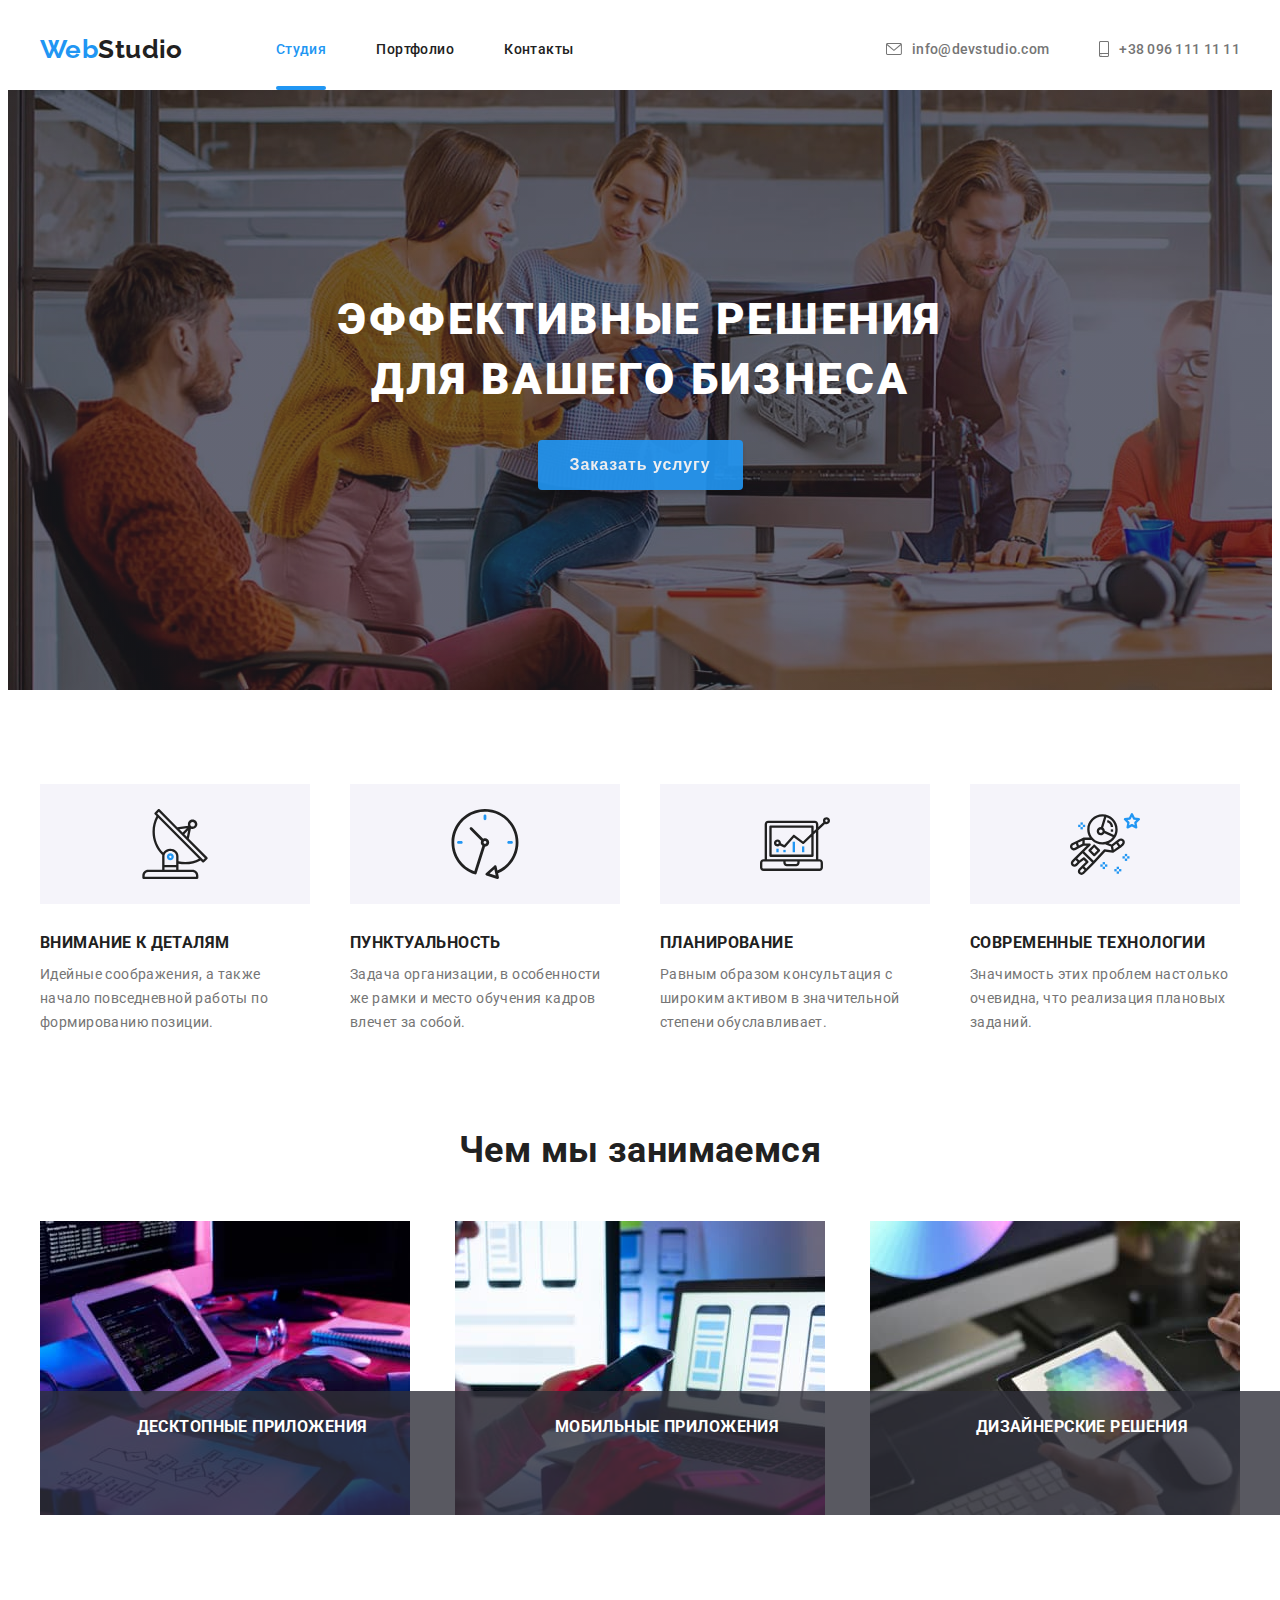
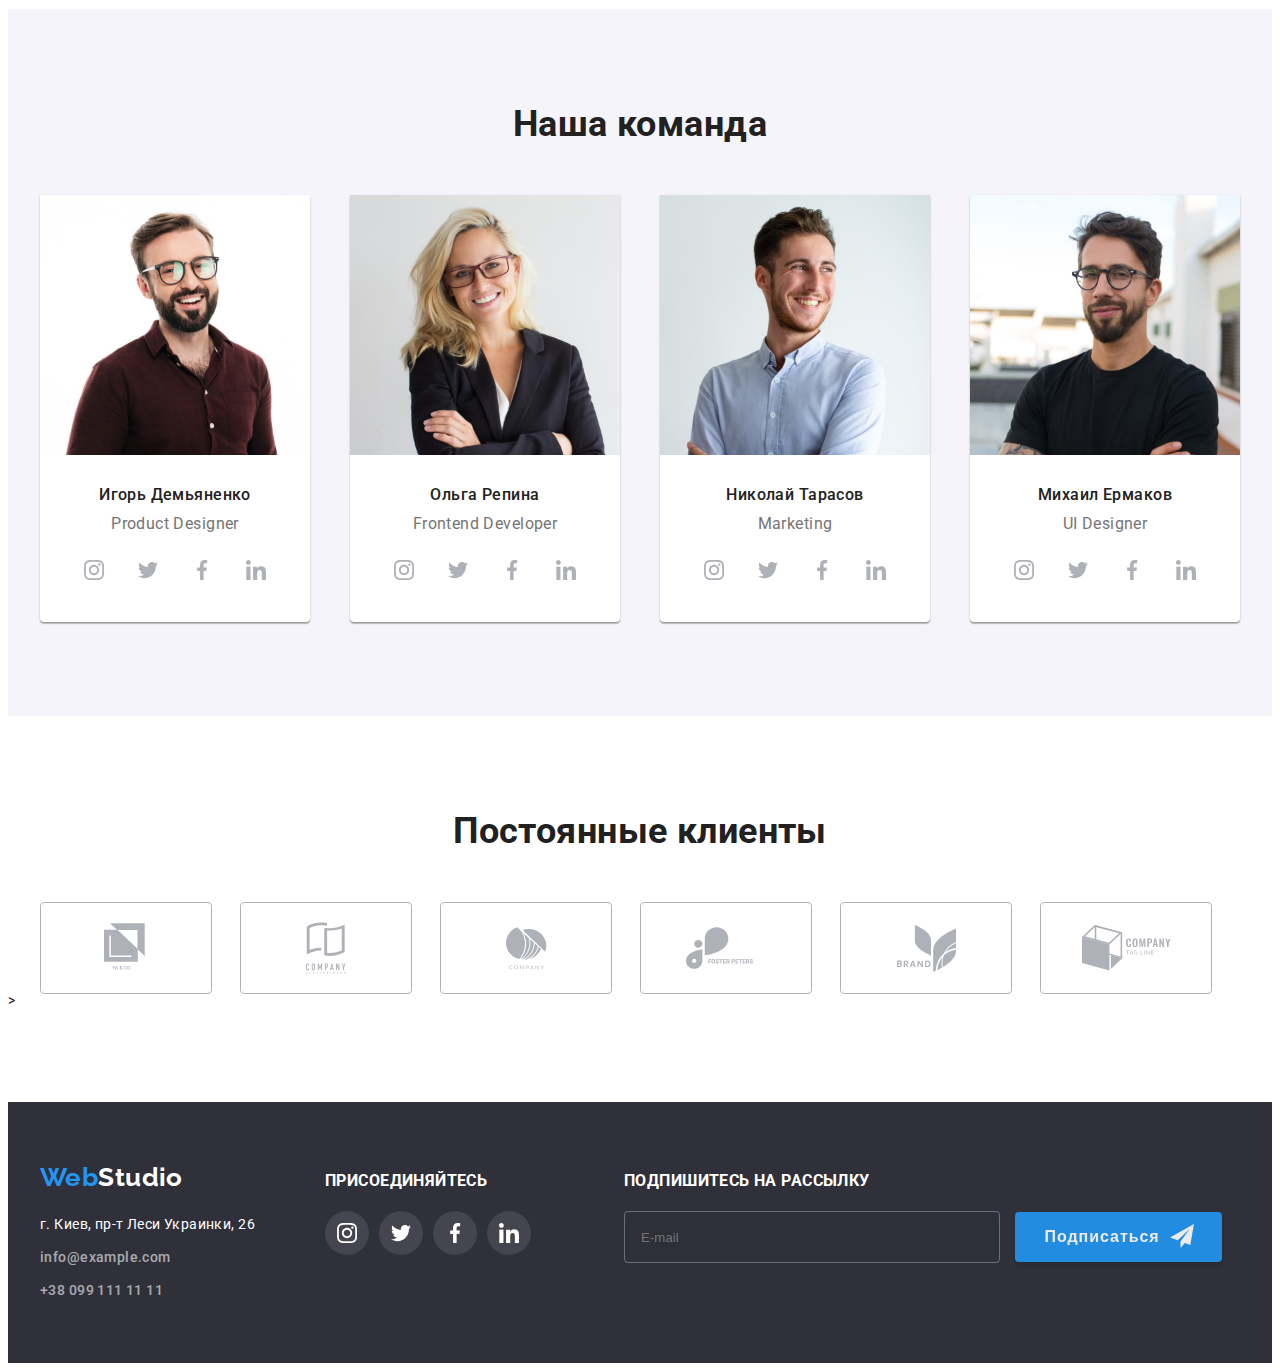
<file: index.html>
<!DOCTYPE html>
<html lang="en">

<head>
	<meta charset="UTF-8">
	<meta name="viewport" content="width=device-width, initial-scale=1.0">
	<title>Студия</title>
	<link rel="stylesheet" href="https://cdnjs.cloudflare.com/ajax/libs/modern-normalize/1.0.0/modern-normalize.min.css"
		integrity="sha512-ISS7cAi1PEhQ8jnbJpJZMd29NlhNj4AWYyLOSp2CE/CsHxTCu+r+t0D2yoJudVrd0/8fTVPUVDzY5Tvli75u/g=="
		crossorigin="anonymous" />
	<link rel="preconnect" href="https://fonts.gstatic.com">
	<link
		href="https://fonts.googleapis.com/css2?family=Raleway:wght@700;900&family=Roboto:wght@400;500;700;900&display=swap"
		rel="stylesheet">
	<link rel="stylesheet" href="./сss/styles.css">
</head>

<body>
	<!-- Шапка сайта -->
	<header>
		<div class="container flex-cont">
			<nav class="navigation">
				<a class="logo" href="./index.html"><span class="logo-accent">Web</span>Studio</a>
				<ul class="nav-list">
					<li class="item">
						<a class="current" href="./index.html">Студия</a>
					</li>
					<li class="item">
						<a href="./portfolio.html">Портфолио</a>
					</li>
					<li class="item">
						<a href="#contacts">Контакты</a>
					</li>
				</ul>
			</nav>
			<ul class="contacts-list">
				<li class="item">
					<a class="contacts-link" href="mailto:info@devstudio.com">
						<svg width="16" height="12">
							<use href="./img/symbol-defs.svg#icon-envelope"></use>
						</svg>
						info@devstudio.com
					</a>
				</li>
				<li class="item">
					<a class="contacts-link" href="tel:+380961111111">
						<svg width="10" height="16">
							<use href="./img/symbol-defs.svg#icon-smartphone"></use>
						</svg>
						+38 096 111 11 11
					</a>
				</li>
			</ul>
		</div>
	</header>
	<!-- //Шапка сайта -->

	<!-- Баннер-->
	<section class="hero-banner overlay">
		<div class="div-hero-txt">
			<h1>Эффективные решения
				для вашего бизнеса</h1>
			<button class="hero-btn" type="button" data-modal-open>Заказать услугу</button>
		</div>
	</section>
	<!-- //Баннер-->

	<!-- Список преимуществ-->
	<section class="feature">
		<div class="container">
			<ul class="feature-list">
				<li class="item">
					<div class="bg-feature-icon">
						<svg class="icon-feature">
							<use href="./img/symbol-defs.svg#icon-antenna"></use>
						</svg>
					</div>
					<h3>Внимание к деталям</h3>
					<p>Идейные соображения, а также начало повседневной работы по формированию позиции.</p>
				</li>
				<li class="item">
					<div class="bg-feature-icon">
						<svg class="icon-feature">
							<use href="./img/symbol-defs.svg#icon-clock"></use>
						</svg>
					</div>
					<h3>Пунктуальность</h3>
					<p>Задача организации, в особенности же рамки и место обучения кадров влечет за собой.</p>
				</li>
				<li class="item">
					<div class="bg-feature-icon">
						<svg class="icon-feature">
							<use href="./img/symbol-defs.svg#icon-diagram"></use>
						</svg>
					</div>
					<h3>Планирование</h3>
					<p>Равным образом консультация с широким активом в значительной степени обуславливает.</p>
				</li>
				<li class="item">
					<div class="bg-feature-icon">
						<svg class="icon-feature">
							<use href="./img/symbol-defs.svg#icon-astronaut"></use>
						</svg>
					</div>
					<h3>Современные технологии</h3>
					<p>Значимость этих проблем настолько очевидна, что реализация плановых заданий.</p>
				</li>
			</ul>
		</div>
	</section>
	<!-- //Список преимуществ-->

	<!-- Чем мы занимаемся  -->
	<section class="business">
		<div class="container">
			<h2>Чем мы занимаемся</h2>
			<ul class="business-list">
				<li class="item">
					<div class="business-thumb">
						<img src="./img/img1.jpg" alt="Десктопные приложения" width="370" height="294">
						<div class="overlay-business">
							<h3>Десктопные приложения</h3>
						</div>
					</div>

				</li>
				<li class="item">
					<div class="business-thumb">
						<img src="./img/img2.jpg" alt="Мобильные приложения" width="370" height="294">
						<div class="overlay-business">
							<h3>Мобильные приложения</h3>
						</div>
					</div>


				</li>
				<li class="item">
					<div class="business-thumb">
						<img src="./img/img3.jpg" alt="Дизайнерские решения" width="370" height="294">
						<div class="overlay-business">
							<h3>Дизайнерские решения</h3>
						</div>
					</div>
				</li>
			</ul>
		</div>
	</section>
	<!-- //Чем мы занимаемся  -->

	<!-- Команда -->
	<section class="team">
		<div class="container">
			<h2>Наша команда</h2>
			<ul class="team-list">
				<li class="item">
					<img src="./img/photho1.jpg" alt="Игорь Демьяненко" width="270" height="260">
					<div class="member-description">
						<h3>Игорь Демьяненко</h3>
						<p>Product Designer</p>
						<ul class="member-socialnet-list">
							<li><a class="member-sn-link" href="">
									<svg class="socialnet-icon">
										<use href="./img/symbol-defs.svg#icon-instagram"></use>
									</svg>
								</a>

							</li>
							<li>
								<a class="member-sn-link" href="">
									<svg class="socialnet-icon">
										<use href="./img/symbol-defs.svg#icon-twitter"></use>
									</svg>
								</a>
							</li>
							<li>
								<a class="member-sn-link" href="">
									<svg class="socialnet-icon">
										<use href="./img/symbol-defs.svg#icon-facebook"></use>
									</svg>
								</a>
							</li>
							<li>
								<a class="member-sn-link" href="">
									<svg class="socialnet-icon">
										<use href="./img/symbol-defs.svg#icon-linkedin"></use>
									</svg>
								</a>
							</li>
						</ul>
					</div>
				</li>

				<li class="item">
					<img src="./img/photo2.jpg" alt="Ольга Репина" width="270" height="260">
					<div class="member-description">
						<h3>Ольга Репина</h3>
						<p>Frontend Developer</p>
						<ul class="member-socialnet-list">
							<li><a class="member-sn-link" href="">
									<svg class="socialnet-icon">
										<use href="./img/symbol-defs.svg#icon-instagram"></use>
									</svg>
								</a>
							</li>
							<li>
								<a class="member-sn-link" href="">
									<svg class="socialnet-icon">
										<use href="./img/symbol-defs.svg#icon-twitter"></use>
									</svg>
								</a>
							</li>
							<li>
								<a class="member-sn-link" href="">
									<svg class="socialnet-icon">
										<use href="./img/symbol-defs.svg#icon-facebook"></use>
									</svg>
								</a>
							</li>
							<li>
								<a class="member-sn-link" href="">
									<svg class="socialnet-icon">
										<use href="./img/symbol-defs.svg#icon-linkedin"></use>
									</svg>
								</a>
							</li>
						</ul>
					</div>
				</li>

				<li class="item">
					<img src="./img/photo3.jpg" alt="Николай Тарасов" width="270" height="260">
					<div class="member-description">
						<h3>Николай Тарасов</h3>
						<p>Marketing</p>
						<ul class="member-socialnet-list">
							<li><a class="member-sn-link" href="">
									<svg class="socialnet-icon">
										<use href="./img/symbol-defs.svg#icon-instagram"></use>
									</svg>
								</a>
							</li>
							<li>
								<a class="member-sn-link" href="">
									<svg class="socialnet-icon">
										<use href="./img/symbol-defs.svg#icon-twitter"></use>
									</svg>
								</a>
							</li>
							<li>
								<a class="member-sn-link" href="">
									<svg class="socialnet-icon">
										<use href="./img/symbol-defs.svg#icon-facebook"></use>
									</svg>
								</a>
							</li>
							<li>
								<a class="member-sn-link" href="">
									<svg class="socialnet-icon">
										<use href="./img/symbol-defs.svg#icon-linkedin"></use>
									</svg>
								</a>
							</li>
						</ul>
					</div>
				</li>

				<li class="item">
					<img src="./img/photo4.jpg" alt="Михаил Ермаков" width="270" height="260">
					<div class="member-description">
						<h3>Михаил Ермаков</h3>
						<p>UI Designer</p>
						<ul class="member-socialnet-list">
							<li><a class="member-sn-link" href="">
									<svg class="socialnet-icon">
										<use href="./img/symbol-defs.svg#icon-instagram"></use>
									</svg>
								</a>
							</li>
							<li>
								<a class="member-sn-link" href="">
									<svg class="socialnet-icon">
										<use href="./img/symbol-defs.svg#icon-twitter"></use>
									</svg>
								</a>
							</li>
							<li>
								<a class="member-sn-link" href="">
									<svg class="socialnet-icon">
										<use href="./img/symbol-defs.svg#icon-facebook"></use>
									</svg>
								</a>
							</li>
							<li>
								<a class="member-sn-link" href="">
									<svg class="socialnet-icon">
										<use href="./img/symbol-defs.svg#icon-linkedin"></use>
									</svg>
								</a>
							</li>
						</ul>
					</div>
				</li>
			</ul>
		</div>
	</section>
	<!-- //Команда -->

	<!-- Постоянные клиенты -->
	<section class="customers">
		<div class="container">
			<h2>Постоянные клиенты</h2>
			<ul class="customers-list">
				<li><a class="customer-logo-link" href="">
						<svg class="customer-logo logo1">
							<use href="./img/symbol-defs.svg#icon-logo1"></use>
						</svg>
					</a>
				</li>
				<li>
					<a class="customer-logo-link" href="">
						<svg class="customer-logo logo2">
							<use href="./img/symbol-defs.svg#icon-logo2"></use>
						</svg>
					</a>
				</li>
				<li>
					<a class="customer-logo-link" href="">
						<svg class="customer-logo logo3">
							<use href="./img/symbol-defs.svg#icon-logo3"></use>
						</svg>
					</a>
				</li>
				<li>
					<a class="customer-logo-link" href="">
						<svg class="customer-logo logo4">
							<use href="./img/symbol-defs.svg#icon-logo4"></use>
						</svg>
					</a>
				</li>
				<li>
					<a class="customer-logo-link" href="">
						<svg class="customer-logo logo5">
							<use href="./img/symbol-defs.svg#icon-logo5"></use>
						</svg>
					</a>
				</li>
				<li>
					<a class="customer-logo-link" href="">
						<svg class="customer-logo logo6">
							<use href="./img/symbol-defs.svg#icon-logo6"></use>
						</svg>
					</a>
				</li>
			</ul>
		</div>>
	</section>
	<!-- //Постоянные клиенты -->


	<!-- футер  -->
	<footer class="footer">
		<div class="container">
			<div class="left-side">
				<a class="logo" href="./index.html"><span class="logo-accent">Web</span>Studio</a>
				<address>
					г. Киев, пр-т Леси Украинки, 26
				</address>
				<ul class="footer-list">
					<li class="item">
						<a id="contacts" class="footer-contacts-link"
							href="mailto:info@example.com">info@example.com</a>
					</li>
					<li class="item">
						<a class="footer-contacts-link" href="tel:+380991111111">+38 099 111 11 11</a>
					</li>
				</ul>
			</div>
			<div class="right-side">
				<div class="footer-block-socialnet">
					<h3>Присоединяйтесь</h3>
					<ul class="footer-socialnet-list">
						<li>
							<a class="footer-socialnet-link" href="">
								<svg class="socialnet-icon">
									<use href="./img/symbol-defs.svg#icon-instagram"></use>
								</svg>
							</a>
						</li>
						<li>
							<a class="footer-socialnet-link" href="">
								<svg class="socialnet-icon">
									<use href="./img/symbol-defs.svg#icon-twitter"></use>
								</svg>
							</a>
						</li>
						<li>
							<a class="footer-socialnet-link" href="">
								<svg class="socialnet-icon">
									<use href="./img/symbol-defs.svg#icon-facebook"></use>
								</svg>
							</a>
						</li>
						<li>
							<a class="footer-socialnet-link" href="">
								<svg class="socialnet-icon">
									<use href="./img/symbol-defs.svg#icon-linkedin"></use>
								</svg>
							</a>
						</li>
					</ul>
				</div>


				<form action="GET" autocomplete="off">
					<h3>Подпишитесь на рассылку</h3>
					<label class="form-footer-label">
						<input class="form-footer-input" type="email" name="user-email" placeholder="E-mail">
					</label>
					<button class="footer-submit-button" type="submit">Подписаться</button>
				</form>

			</div>
		</div>
	</footer>
	<!-- //футер  -->

	<!-- Модальное окно  -->
	<!-- не забыть вернуть class="backdrop is-hidden" в бэкдроп -->
	<div class="backdrop is-hidden" data-modal>
		<div class="modal">
			<button class="modal-close-button" data-modal-close>
				<svg class="modal-close-button-icon" width="18" height="18" viewBox="0 0 18 18" fill="none"
					xmlns="http://www.w3.org/2000/svg">
					<path
						d="M15 4.10786L13.8921 3L9.5 7.39214L5.10786 3L4 4.10786L8.39214 8.5L4 12.8921L5.10786 14L9.5 9.60786L13.8921 14L15 12.8921L10.6079 8.5L15 4.10786Z" />
				</svg>
			</button>
			<form class="form" action="GET" autocomplete="off">
				<h3>Оставьте свои данные, мы вам перезвоним</h3>

				<label class="form-label">Имя
					<span class="input-wrapper">
						<input class="form-input" type="text" name="user-name" required>
						<svg class="modal-icon">
							<use href='./img/symbol-defs.svg#icon-person-black-18dp'></use>
						</svg>
					</span>
				</label>

				<label class="form-label">Телефон
					<span class="input-wrapper">
						<input class="form-input" type="tel" name="user-phone" required>
						<svg class="modal-icon">
							<use href='./img/symbol-defs.svg#icon-phone-black-18dp'></use>
						</svg>
					</span>
				</label>

				<label class="form-label">Почта
					<span class="input-wrapper">
						<input class="form-input" type="email" name="user-email">
						<svg class="modal-icon">
							<use href='./img/symbol-defs.svg#icon-email-black-18dp'></use>
						</svg>
					</span>
				</label>

				<label class="form-label label-textarea">Комментарий
					<textarea class="form-textarea" name="user-message" placeholder="Введите текст"></textarea>
				</label>

				<label class="checkbox">
					<input type="checkbox" class="modal-checkbox-input" name="agreement" value="accepted" required>
					<span class="agreement">
						Соглашаюсь с рассылкой и принимаю<a href="">&nbsp;Условия договора</a>
					</span>
				</label>

				<button type="submit" class="submit-button">Отправить</button>

			</form>
		</div>
	</div>
	<script src="./js/modal.js"></script>

</body>
<!-- вы добрались до финиша )) -->

</html>
</file>
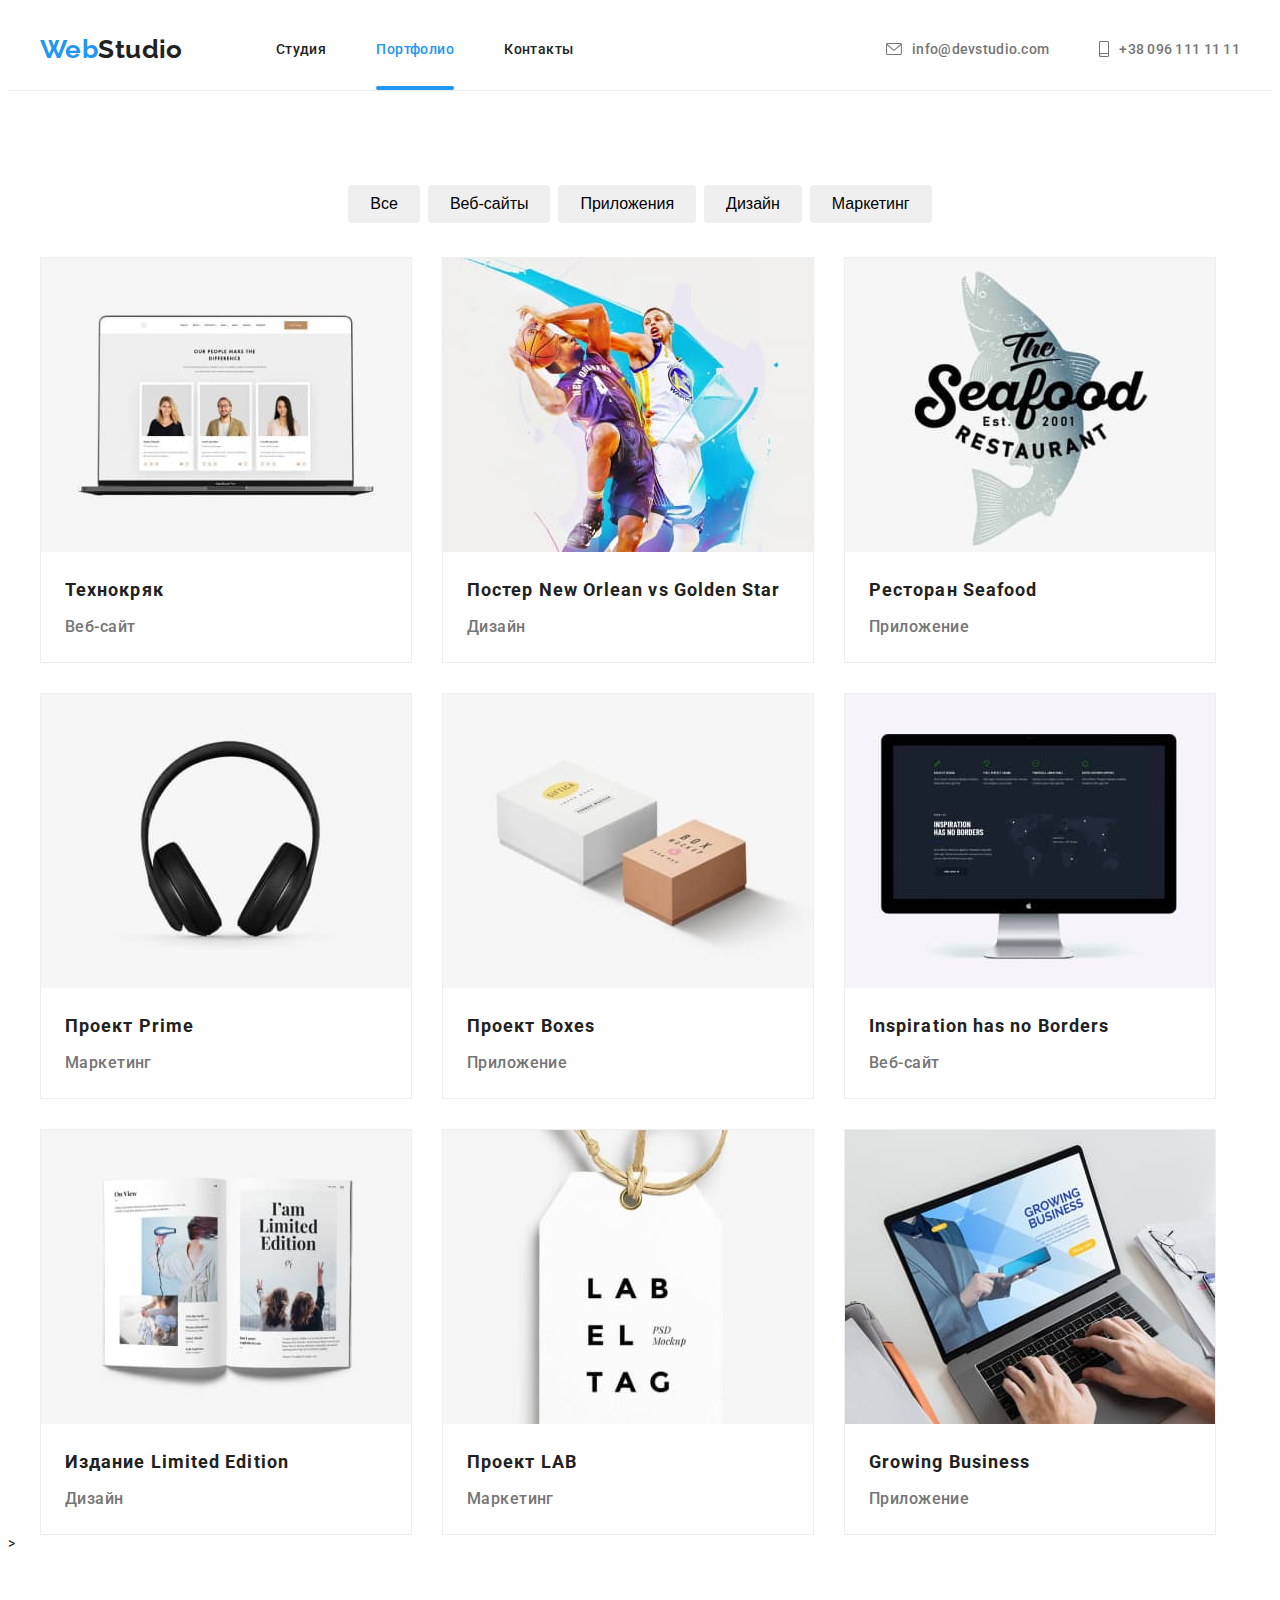
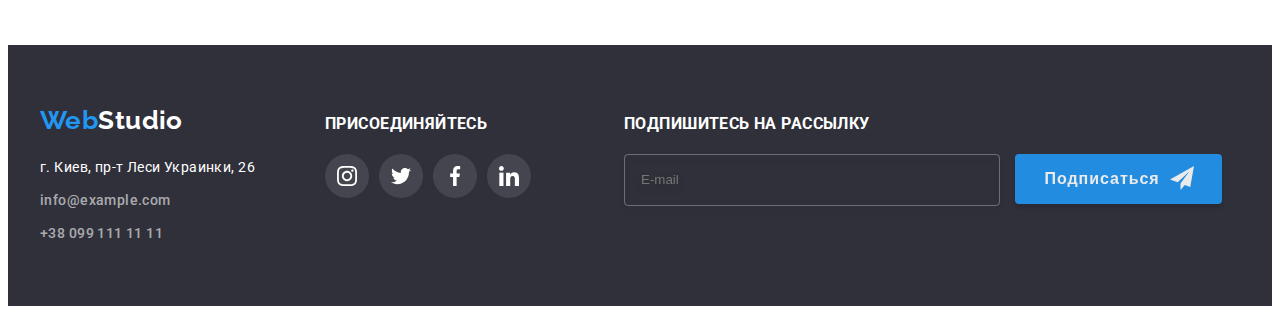
<file: portfolio.html>
<!DOCTYPE html>
<html lang="en">

<head>
	<meta charset="UTF-8">
	<meta name="viewport" content="width=device-width, initial-scale=1.0">
	<title>Портфолио</title>
	<link rel="stylesheet" href="https://cdnjs.cloudflare.com/ajax/libs/modern-normalize/1.0.0/modern-normalize.min.css"
		integrity="sha512-ISS7cAi1PEhQ8jnbJpJZMd29NlhNj4AWYyLOSp2CE/CsHxTCu+r+t0D2yoJudVrd0/8fTVPUVDzY5Tvli75u/g=="
		crossorigin="anonymous" />
	<link rel="preconnect" href="https://fonts.gstatic.com">
	<link
		href="https://fonts.googleapis.com/css2?family=Raleway:wght@700;900&family=Roboto:wght@400;500;700;900&display=swap"
		rel="stylesheet">
	<link rel="stylesheet" href="./сss/styles.css">
</head>

<body>
	<!-- Шапка сайта -->
	<header class="header">
		<div class="container flex-cont">
			<nav class="navigation">
				<a class="logo" href="./index.html"> <span class="logo-accent">Web</span>Studio</a>
				<ul class="nav-list">
					<li class="item">
						<a href="./index.html">Студия</a>
					</li>
					<li class="item">
						<a class="current" href="./portfolio.html">Портфолио</a>
					</li>
					<li class="item">
						<a href="#contacts">Контакты</a>
					</li>
				</ul>
			</nav>
			<ul class="contacts-list">
				<li class="item">
					<a class="contacts-link" href="mailto:info@devstudio.com">
						<svg width="16" height="12">
							<use href="./img/symbol-defs.svg#icon-envelope"></use>
						</svg>
						info@devstudio.com
					</a>
				</li>
				<li class="item">
					<a class="contacts-link" href="tel:+380961111111">
						<svg width="10" height="16">
							<use href="./img/symbol-defs.svg#icon-smartphone"></use>
						</svg>
						+38 096 111 11 11
					</a>
				</li>
			</ul>
		</div>
	</header>
	<!-- //Шапка сайта -->


	<!-- секция кнопок и карточек -->
	<!-- кнопки  -->
	<section class="gallery">
		<div class="container">
			<ul class="gallery-list">
				<li class="item"><button class="btn" type="button">Все</button></li>
				<li class="item"><button class="btn" type="button">Веб-сайты</button></li>
				<li class="item"><button class="btn" type="button">Приложения</button></li>
				<li class="item"><button class="btn" type="button">Дизайн</button></li>
				<li class="item"><button class="btn" type="button">Маркетинг</button></li>
			</ul>

			<!-- Карточки  -->
			<ul class="project-list">

				<li class="item">
					<a class="project-link" href="">
						<div class="project-thumb">
							<img src="./img_portfolio/img1.jpg" alt="галерея работ" width="370" height="294">
							<div class="project-overlay">
								<p>Технокряк это современная площадка распространения коронавируса. Компании используют
									эту
									платформу для цифрового шпионажа и атак на защищённые сервера конкурентов.</p>
							</div>
						</div>

						<div class="project-description">
							<h3>Технокряк</h3>
							<p>Веб-сайт</p>
						</div>
					</a>

				</li>

				<li class="item">
					<a class="project-link" href="">
						<div class="project-thumb">
							<img src="./img_portfolio/img2.jpg" alt="галерея работ" width="370" height="294">
							<div class="project-overlay">
								<p>Lorem ipsum, dolor sit amet consectetur adipisicing elit. Ea eaque cumque rem,
									quaerat asperiores fugiat assumenda aliquam laborum mollitia, placeat, impedit
									dolores consequuntur. Mollitia, ipsa!</p>
							</div>
						</div>

						<div class="project-description">
							<h3>Постер New Orlean vs Golden Star</h3>
							<p>Дизайн</p>
						</div>
					</a>
				</li>

				<li class="item">
					<a class="project-link" href="">
						<div class="project-thumb">
							<img src="./img_portfolio/img3.jpg" alt="галерея работ" width="370" height="294">
							<div class="project-overlay">
								<p>Lorem ipsum, dolor sit amet consectetur adipisicing elit. Ea eaque cumque rem,
									quaerat asperiores fugiat assumenda aliquam laborum mollitia, placeat, impedit
									dolores consequuntur. Mollitia, ipsa!</p>
							</div>
						</div>

						<div class="project-description">
							<h3>Ресторан Seafood</h3>
							<p>Приложение</p>
						</div>
					</a>
				</li>

				<li class="item">
					<a class="project-link" href="">
						<div class="project-thumb">
							<img src="./img_portfolio/img4.jpg" alt="галерея работ" width="370" height="294">
							<div class="project-overlay">
								<p>Lorem ipsum, dolor sit amet consectetur adipisicing elit. Ea eaque cumque rem,
									quaerat asperiores fugiat assumenda aliquam laborum mollitia, placeat, impedit
									dolores consequuntur. Mollitia, ipsa!</p>
							</div>
						</div>

						<div class="project-description">
							<h3>Проект Prime</h3>
							<p>Маркетинг</p>
						</div>
					</a>
				</li>

				<li class="item">
					<a class="project-link" href="">
						<div class="project-thumb">
							<img src="./img_portfolio/img5.jpg" alt="галерея работ" width="370" height="294">
							<div class="project-overlay">
								<p>Lorem ipsum, dolor sit amet consectetur adipisicing elit. Ea eaque cumque rem,
									quaerat asperiores fugiat assumenda aliquam laborum mollitia, placeat, impedit
									dolores consequuntur. Mollitia, ipsa!</p>
							</div>
						</div>


						<div class="project-description">
							<h3>Проект Boxes</h3>
							<p>Приложение</p>
						</div>
					</a>
				</li>

				<li class="item">
					<a class="project-link" href="">
						<div class="project-thumb">
							<img src="./img_portfolio/img6.jpg" alt="галерея работ" width="370" height="294">
							<div class="project-overlay">
								<p>Lorem ipsum, dolor sit amet consectetur adipisicing elit. Ea eaque cumque rem,
									quaerat asperiores fugiat assumenda aliquam laborum mollitia, placeat, impedit
									dolores consequuntur. Mollitia, ipsa!</p>
							</div>
						</div>

						<div class="project-description">
							<h3>Inspiration has no Borders</h3>
							<p>Веб-сайт</p>
						</div>
					</a>
				</li>

				<li class="item">
					<a class="project-link" href="">
						<div class="project-thumb">
							<img src="./img_portfolio/img7.jpg" alt="галерея работ" width="370" height="294">
							<div class="project-overlay">
								<p>Lorem ipsum, dolor sit amet consectetur adipisicing elit. Ea eaque cumque rem,
									quaerat asperiores fugiat assumenda aliquam laborum mollitia, placeat, impedit
									dolores consequuntur. Mollitia, ipsa!</p>
							</div>
						</div>

						<div class="project-description">
							<h3>Издание Limited Edition</h3>
							<p>Дизайн</p>
						</div>
					</a>
				</li>

				<li class="item">
					<a class="project-link" href="">
						<div class="project-thumb">
							<img src="./img_portfolio/img8.jpg" alt="галерея работ" width="370" height="294">
							<div class="project-overlay">
								<p>Lorem ipsum, dolor sit amet consectetur adipisicing elit. Ea eaque cumque rem,
									quaerat asperiores fugiat assumenda aliquam laborum mollitia, placeat, impedit
									dolores consequuntur. Mollitia, ipsa!</p>
							</div>
						</div>

						<div class="project-description">
							<h3>Проект LAB</h3>
							<p>Маркетинг</p>
						</div>
					</a>
				</li>

				<li class="item">
					<a class="project-link" href="">
						<div class="project-thumb">
							<img src="./img_portfolio/img9.jpg" alt="галерея работ" width="370" height="294">
							<div class="project-overlay">
								<p>Lorem ipsum, dolor sit amet consectetur adipisicing elit. Ea eaque cumque rem,
									quaerat asperiores fugiat assumenda aliquam laborum mollitia, placeat, impedit
									dolores consequuntur. Mollitia, ipsa!</p>
							</div>
						</div>

						<div class="project-description">
							<h3>Growing Business</h3>
							<p>Приложение</p>
						</div>
					</a>
				</li>
			</ul>
		</div>>
	</section>
	<!-- //секция  кнопок и карточек -->

	<!-- футер  -->
	<footer class="footer">
		<div class="container">
			<div class="left-side">
				<a class="logo" href="./index.html"><span class="logo-accent">Web</span>Studio</a>
				<address>
					г. Киев, пр-т Леси Украинки, 26
				</address>
				<ul class="footer-list">
					<li class="item">
						<a id="contacts" class="footer-contacts-link"
							href="mailto:info@example.com">info@example.com</a>
					</li>
					<li class="item">
						<a class="footer-contacts-link" href="tel:+380991111111">+38 099 111 11 11</a>
					</li>
				</ul>
			</div>
			<div class="right-side">
				<div class="footer-block-socialnet">
					<h3>Присоединяйтесь</h3>
					<ul class="footer-socialnet-list">
						<li>
							<a class="footer-socialnet-link" href="">
								<svg class="socialnet-icon">
									<use href="./img/symbol-defs.svg#icon-instagram"></use>
								</svg>
							</a>
						</li>
						<li>
							<a class="footer-socialnet-link" href="">
								<svg class="socialnet-icon">
									<use href="./img/symbol-defs.svg#icon-twitter"></use>
								</svg>
							</a>
						</li>
						<li>
							<a class="footer-socialnet-link" href="">
								<svg class="socialnet-icon">
									<use href="./img/symbol-defs.svg#icon-facebook"></use>
								</svg>
							</a>
						</li>
						<li>
							<a class="footer-socialnet-link" href="">
								<svg class="socialnet-icon">
									<use href="./img/symbol-defs.svg#icon-linkedin"></use>
								</svg>
							</a>
						</li>
					</ul>
				</div>

				<form action="GET" autocomplete="off">
					<h3>Подпишитесь на рассылку</h3>
					<label class="form-footer-label">
						<input class="form-footer-input" type="email" name="user-email" placeholder="E-mail">
					</label>
					<button class="footer-submit-button" type="submit">Подписаться</button>
				</form>

			</div>
		</div>
	</footer>
	<!-- //футер  -->

	<!-- Модальное окно  -->
	<!-- не забыть вернуть class="backdrop is-hidden" в бэкдроп -->
	<div class="backdrop is-hidden" data-modal>
		<div class="modal">
			<button class="modal-close-button" data-modal-close>
				<svg class="modal-close-button-icon" width="18" height="18" viewBox="0 0 18 18" fill="none"
					xmlns="http://www.w3.org/2000/svg">
					<path
						d="M15 4.10786L13.8921 3L9.5 7.39214L5.10786 3L4 4.10786L8.39214 8.5L4 12.8921L5.10786 14L9.5 9.60786L13.8921 14L15 12.8921L10.6079 8.5L15 4.10786Z" />
				</svg>
			</button>
			<form class="form" action="GET" autocomplete="off">
				<h3>Оставьте свои данные, мы вам перезвоним</h3>

				<label class="form-label">Имя
					<span class="input-wrapper">
						<input class="form-input" type="text" name="user-name" required>
						<svg class="modal-icon">
							<use href='./img/symbol-defs.svg#icon-person-black-18dp'></use>
						</svg>
					</span>
				</label>

				<label class="form-label">Телефон
					<span class="input-wrapper">
						<input class="form-input" type="tel" name="user-phone" required>
						<svg class="modal-icon">
							<use href='./img/symbol-defs.svg#icon-phone-black-18dp'></use>
						</svg>
					</span>
				</label>

				<label class="form-label">Почта
					<span class="input-wrapper">
						<input class="form-input" type="email" name="user-email">
						<svg class="modal-icon">
							<use href='./img/symbol-defs.svg#icon-email-black-18dp'></use>
						</svg>
					</span>
				</label>

				<label class="form-label label-textarea">Комментарий
					<textarea class="form-textarea" name="user-message" placeholder="Введите текст"></textarea>
				</label>

				<label class="checkbox">
					<input type="checkbox" class="modal-checkbox-input" name="agreement" value="accepted" required>
					<span class="agreement">
						Соглашаюсь с рассылкой и принимаю<a href="">&nbsp;Условия договора</a>
					</span>
				</label>

				<button type="submit" class="submit-button">Отправить</button>

			</form>
		</div>
	</div>
	<script src="./js/modal.js"></script>

</body>
<!-- вы добрались до финиша )) -->

</html>
</file>
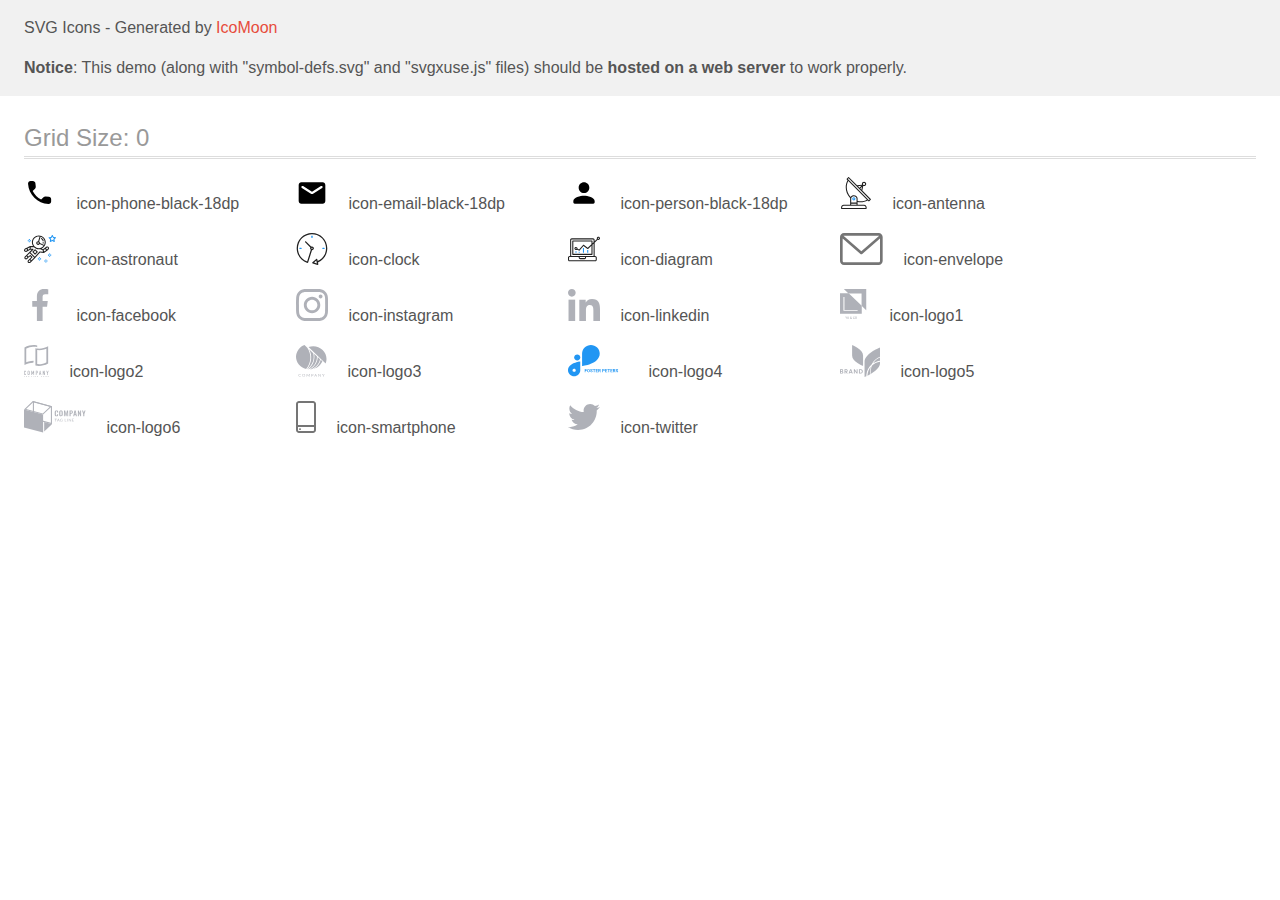
<file: img/icomoon/demo-external-svg.html>
<!doctype html>
<html>
<head>
    <title>IcoMoon - SVG Icons</title>
    <meta charset="utf-8">
    <meta name="viewport" content="width=device-width, initial-scale=1">
    <link rel="stylesheet" href="demo-files/demo.css">
    <link rel="stylesheet" href="style.css">
</head>
<body>
<header class="bgc1 clearfix">
<div class="mhl">
    <p>SVG Icons - Generated by <a href="https://icomoon.io/app">IcoMoon</a></p><p><strong>Notice</strong>: This demo (along with "symbol-defs.svg" and "svgxuse.js" files) should be <b>hosted on a web server</b> to work properly.</p>
</div>
</header>
    <div class="clearfix mhl ptl">
        <h1 class="mvm mtn fgc1">Grid Size: 0</h1>
        <div class="glyph fs1">
            <div class="clearfix pbs">
                <svg class="icon icon-phone-black-18dp"><use xlink:href="symbol-defs.svg#icon-phone-black-18dp"></use></svg><span class="name"> icon-phone-black-18dp</span>
            </div>
        </div>
        <div class="glyph fs1">
            <div class="clearfix pbs">
                <svg class="icon icon-email-black-18dp"><use xlink:href="symbol-defs.svg#icon-email-black-18dp"></use></svg><span class="name"> icon-email-black-18dp</span>
            </div>
        </div>
        <div class="glyph fs1">
            <div class="clearfix pbs">
                <svg class="icon icon-person-black-18dp"><use xlink:href="symbol-defs.svg#icon-person-black-18dp"></use></svg><span class="name"> icon-person-black-18dp</span>
            </div>
        </div>
        <div class="glyph fs1">
            <div class="clearfix pbs">
                <svg class="icon icon-antenna"><use xlink:href="symbol-defs.svg#icon-antenna"></use></svg><span class="name"> icon-antenna</span>
            </div>
        </div>
        <div class="glyph fs1">
            <div class="clearfix pbs">
                <svg class="icon icon-astronaut"><use xlink:href="symbol-defs.svg#icon-astronaut"></use></svg><span class="name"> icon-astronaut</span>
            </div>
        </div>
        <div class="glyph fs1">
            <div class="clearfix pbs">
                <svg class="icon icon-clock"><use xlink:href="symbol-defs.svg#icon-clock"></use></svg><span class="name"> icon-clock</span>
            </div>
        </div>
        <div class="glyph fs1">
            <div class="clearfix pbs">
                <svg class="icon icon-diagram"><use xlink:href="symbol-defs.svg#icon-diagram"></use></svg><span class="name"> icon-diagram</span>
            </div>
        </div>
        <div class="glyph fs1">
            <div class="clearfix pbs">
                <svg class="icon icon-envelope"><use xlink:href="symbol-defs.svg#icon-envelope"></use></svg><span class="name"> icon-envelope</span>
            </div>
        </div>
        <div class="glyph fs1">
            <div class="clearfix pbs">
                <svg class="icon icon-facebook"><use xlink:href="symbol-defs.svg#icon-facebook"></use></svg><span class="name"> icon-facebook</span>
            </div>
        </div>
        <div class="glyph fs1">
            <div class="clearfix pbs">
                <svg class="icon icon-instagram"><use xlink:href="symbol-defs.svg#icon-instagram"></use></svg><span class="name"> icon-instagram</span>
            </div>
        </div>
        <div class="glyph fs1">
            <div class="clearfix pbs">
                <svg class="icon icon-linkedin"><use xlink:href="symbol-defs.svg#icon-linkedin"></use></svg><span class="name"> icon-linkedin</span>
            </div>
        </div>
        <div class="glyph fs1">
            <div class="clearfix pbs">
                <svg class="icon icon-logo1"><use xlink:href="symbol-defs.svg#icon-logo1"></use></svg><span class="name"> icon-logo1</span>
            </div>
        </div>
        <div class="glyph fs1">
            <div class="clearfix pbs">
                <svg class="icon icon-logo2"><use xlink:href="symbol-defs.svg#icon-logo2"></use></svg><span class="name"> icon-logo2</span>
            </div>
        </div>
        <div class="glyph fs1">
            <div class="clearfix pbs">
                <svg class="icon icon-logo3"><use xlink:href="symbol-defs.svg#icon-logo3"></use></svg><span class="name"> icon-logo3</span>
            </div>
        </div>
        <div class="glyph fs1">
            <div class="clearfix pbs">
                <svg class="icon icon-logo4"><use xlink:href="symbol-defs.svg#icon-logo4"></use></svg><span class="name"> icon-logo4</span>
            </div>
        </div>
        <div class="glyph fs1">
            <div class="clearfix pbs">
                <svg class="icon icon-logo5"><use xlink:href="symbol-defs.svg#icon-logo5"></use></svg><span class="name"> icon-logo5</span>
            </div>
        </div>
        <div class="glyph fs1">
            <div class="clearfix pbs">
                <svg class="icon icon-logo6"><use xlink:href="symbol-defs.svg#icon-logo6"></use></svg><span class="name"> icon-logo6</span>
            </div>
        </div>
        <div class="glyph fs1">
            <div class="clearfix pbs">
                <svg class="icon icon-smartphone"><use xlink:href="symbol-defs.svg#icon-smartphone"></use></svg><span class="name"> icon-smartphone</span>
            </div>
        </div>
        <div class="glyph fs1">
            <div class="clearfix pbs">
                <svg class="icon icon-twitter"><use xlink:href="symbol-defs.svg#icon-twitter"></use></svg><span class="name"> icon-twitter</span>
            </div>
        </div>
  </div>
<script defer src="svgxuse.js"></script>
</body>
</html>
</file>
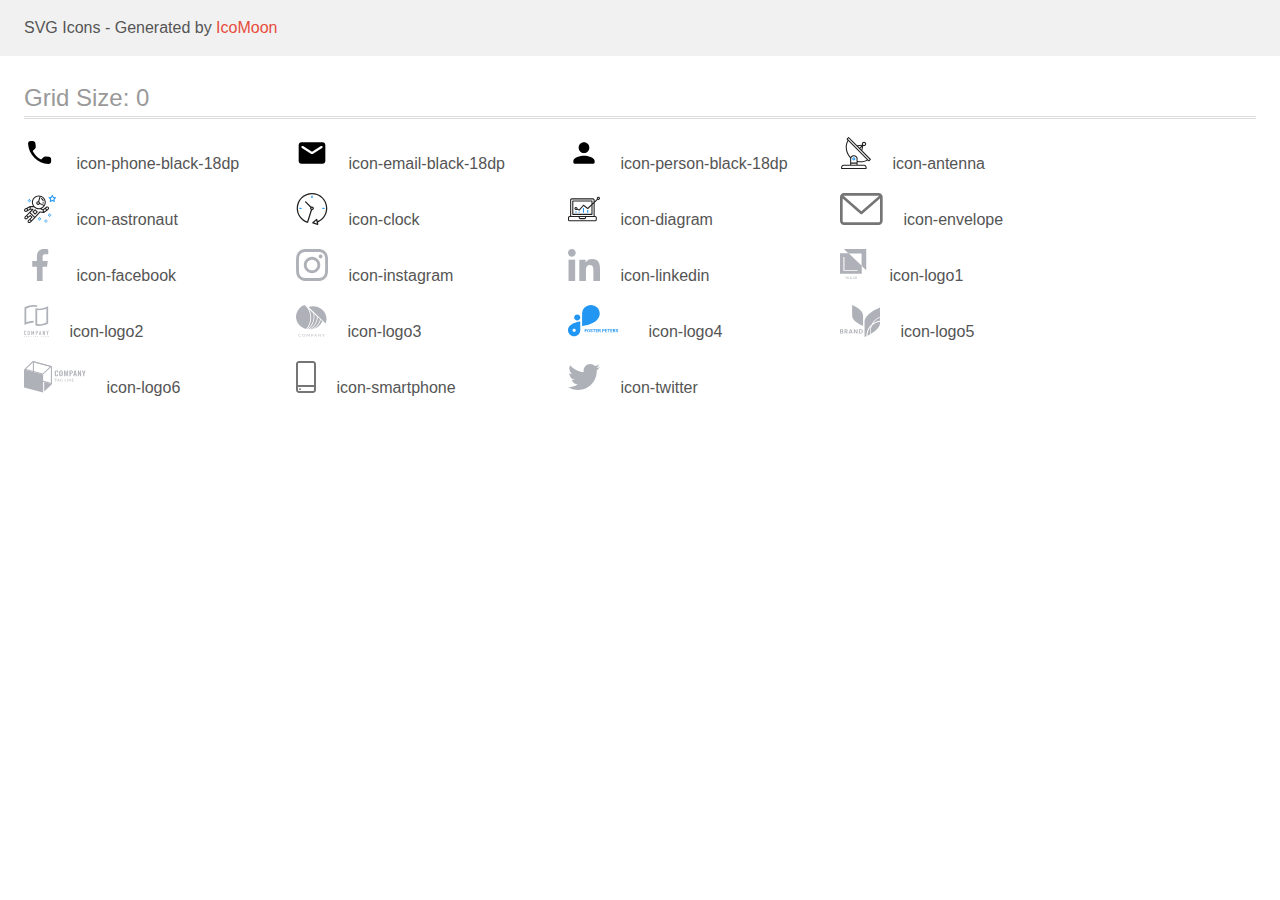
<file: img/icomoon/demo.html>
<!doctype html>
<html>
<head>
    <title>IcoMoon - SVG Icons</title>
    <meta charset="utf-8">
    <meta name="viewport" content="width=device-width, initial-scale=1">
    <link rel="stylesheet" href="demo-files/demo.css">
    <link rel="stylesheet" href="style.css">
</head>
<body>
<svg aria-hidden="true" style="position: absolute; width: 0; height: 0; overflow: hidden;" version="1.1" xmlns="http://www.w3.org/2000/svg" xmlns:xlink="http://www.w3.org/1999/xlink">
<defs>
<symbol id="icon-phone-black-18dp" viewBox="0 0 32 32">
<path d="M24.882 19.773l-3.268-0.373c-0.785-0.090-1.557 0.18-2.11 0.733l-2.367 2.367c-3.641-1.853-6.626-4.825-8.478-8.478l2.38-2.38c0.553-0.553 0.823-1.325 0.733-2.11l-0.373-3.242c-0.154-1.299-1.248-2.277-2.56-2.277h-2.226c-1.454 0-2.663 1.209-2.573 2.663 0.682 10.987 9.469 19.761 20.443 20.443 1.454 0.090 2.663-1.119 2.663-2.573v-2.226c0.013-1.3-0.965-2.393-2.264-2.547z"></path>
</symbol>
<symbol id="icon-email-black-18dp" viewBox="0 0 32 32">
<path d="M26.667 5.333h-21.333c-1.467 0-2.653 1.2-2.653 2.667l-0.013 16c0 1.467 1.2 2.667 2.667 2.667h21.333c1.467 0 2.667-1.2 2.667-2.667v-16c0-1.467-1.2-2.667-2.667-2.667zM26.133 11l-9.427 5.893c-0.427 0.267-0.987 0.267-1.413 0l-9.427-5.893c-0.333-0.213-0.533-0.573-0.533-0.96 0-0.893 0.973-1.427 1.733-0.96l8.933 5.587 8.933-5.587c0.76-0.467 1.733 0.067 1.733 0.96 0 0.387-0.2 0.747-0.533 0.96z"></path>
</symbol>
<symbol id="icon-person-black-18dp" viewBox="0 0 32 32">
<path d="M16 16c2.947 0 5.333-2.387 5.333-5.333s-2.387-5.333-5.333-5.333c-2.947 0-5.333 2.387-5.333 5.333s2.387 5.333 5.333 5.333zM16 18.667c-3.56 0-10.667 1.787-10.667 5.333v1.333c0 0.733 0.6 1.333 1.333 1.333h18.667c0.733 0 1.333-0.6 1.333-1.333v-1.333c0-3.547-7.107-5.333-10.667-5.333z"></path>
</symbol>
<symbol id="icon-antenna" viewBox="0 0 32 32">
<path fill="#212121" style="fill: var(--color1, #212121)" d="M30.773 22.098l-8.443-8.505 0.937-4.615c0.242 0.094 0.499 0.144 0.758 0.146h0.006c1.192 0.014 2.17-0.941 2.184-2.133s-0.941-2.17-2.133-2.184c-1.192-0.014-2.17 0.941-2.184 2.133-0.003 0.255 0.039 0.509 0.125 0.749l-4.96 0.605-8.091-8.133c-0.099-0.101-0.235-0.159-0.377-0.16-0.14 0.001-0.274 0.056-0.373 0.155l-1.513 1.504c-0.208 0.208-0.208 0.546 0 0.754l0.814 0.826c-3.153 5.798-2.129 12.978 2.519 17.663 0.043 0.041 0.092 0.074 0.146 0.098-0.034 0.18-0.051 0.364-0.052 0.547v6.187h-6.4c-1.472 0.002-2.665 1.195-2.667 2.667v1.067c0 0.295 0.239 0.533 0.533 0.533h24.533c0.295 0 0.533-0.239 0.533-0.533v-1.067c-0.002-1.472-1.195-2.665-2.667-2.667h-6.4v-2.742c1.003 0.21 2.024 0.317 3.049 0.32 2.458-0.003 4.877-0.615 7.040-1.783l0.818 0.823c0.099 0.101 0.235 0.159 0.377 0.16 0.14-0.001 0.274-0.056 0.373-0.155l1.512-1.504c0.208-0.208 0.208-0.546 0-0.754zM23.28 6.233c0.418-0.415 1.093-0.414 1.508 0.004s0.414 1.093-0.004 1.508c-0.2 0.199-0.47 0.31-0.752 0.31h-0.003c-0.589-0.003-1.064-0.483-1.061-1.072 0.001-0.282 0.114-0.552 0.314-0.751h-0.002zM22.024 9.738l-0.598 2.946-1.175-1.182 1.774-1.763zM21.418 8.836l-1.92 1.909-1.485-1.493 3.405-0.415zM24.004 28.8c0.884 0 1.6 0.716 1.6 1.6v0.533h-23.467v-0.533c0-0.884 0.716-1.6 1.6-1.6h20.267zM16.537 26.667v1.067h-5.333v-1.067h5.333zM11.204 25.6v-4.053c0-1.294 1.196-2.347 2.667-2.347s2.667 1.053 2.667 2.347v4.053h-5.333zM17.604 23.904v-2.357c0-1.882-1.675-3.413-3.733-3.413-1.331-0.020-2.576 0.657-3.281 1.786-4.058-4.274-4.971-10.645-2.279-15.887l18.602 18.708c-2.872 1.461-6.165 1.873-9.309 1.163zM28.893 23.22l-21.057-21.181 0.755-0.752 7.935 7.98c0.004 0 0.006 0.007 0.010 0.010l13.115 13.191-0.757 0.752z"></path>
<path fill="#2196f3" style="fill: var(--color2, #2196f3)" d="M13.876 20.267h-0.005c-0.884-0.001-1.601 0.714-1.602 1.598s0.714 1.601 1.598 1.602h0.005c0.884 0.001 1.601-0.714 1.602-1.598s-0.714-1.601-1.598-1.602zM14.249 22.245c-0.1 0.1-0.236 0.156-0.378 0.155-0.295-0.002-0.532-0.242-0.53-0.536 0.001-0.141 0.057-0.276 0.157-0.375s0.233-0.154 0.373-0.155c0.295 0.002 0.532 0.241 0.531 0.536-0.001 0.141-0.057 0.276-0.157 0.375h0.005z"></path>
</symbol>
<symbol id="icon-astronaut" viewBox="0 0 32 32">
<path fill="#2196f3" style="fill: var(--color2, #2196f3)" d="M31.974 4.524c-0.063-0.193-0.229-0.333-0.43-0.363l-1.91-0.278-0.855-1.731c-0.179-0.365-0.777-0.365-0.956 0l-0.855 1.731-1.91 0.278c-0.201 0.029-0.367 0.17-0.431 0.363-0.062 0.193-0.011 0.405 0.135 0.547l1.383 1.348-0.326 1.903c-0.034 0.2 0.048 0.402 0.212 0.522 0.166 0.121 0.382 0.135 0.562 0.040l1.709-0.899 1.709 0.899c0.078 0.041 0.164 0.061 0.249 0.061 0.11 0 0.221-0.034 0.314-0.102 0.164-0.119 0.246-0.322 0.212-0.522l-0.326-1.903 1.383-1.348c0.145-0.142 0.197-0.354 0.135-0.547zM29.511 5.851c-0.125 0.122-0.183 0.299-0.153 0.472l0.191 1.114-1-0.526c-0.078-0.041-0.163-0.061-0.249-0.061s-0.17 0.020-0.249 0.061l-1.001 0.526 0.191-1.114c0.030-0.173-0.028-0.349-0.153-0.472l-0.81-0.789 1.119-0.163c0.174-0.025 0.324-0.134 0.402-0.292l0.5-1.013 0.5 1.013c0.078 0.157 0.228 0.267 0.402 0.292l1.119 0.163-0.809 0.789z"></path>
<path fill="#2196f3" style="fill: var(--color2, #2196f3)" d="M26.134 20.522h-1.067v1.067h1.067v-1.067z"></path>
<path fill="#2196f3" style="fill: var(--color2, #2196f3)" d="M26.134 22.656h-1.067v1.067h1.067v-1.067z"></path>
<path fill="#2196f3" style="fill: var(--color2, #2196f3)" d="M27.2 21.589h-1.067v1.067h1.067v-1.067z"></path>
<path fill="#2196f3" style="fill: var(--color2, #2196f3)" d="M25.067 21.589h-1.067v1.067h1.067v-1.067z"></path>
<path fill="#2196f3" style="fill: var(--color2, #2196f3)" d="M22.4 26.389h-1.067v1.067h1.067v-1.067z"></path>
<path fill="#2196f3" style="fill: var(--color2, #2196f3)" d="M22.4 28.522h-1.067v1.067h1.067v-1.067z"></path>
<path fill="#2196f3" style="fill: var(--color2, #2196f3)" d="M23.467 27.456h-1.067v1.067h1.067v-1.067z"></path>
<path fill="#2196f3" style="fill: var(--color2, #2196f3)" d="M21.333 27.456h-1.067v1.067h1.067v-1.067z"></path>
<path fill="#2196f3" style="fill: var(--color2, #2196f3)" d="M16 24.256h-1.067v1.067h1.067v-1.067z"></path>
<path fill="#2196f3" style="fill: var(--color2, #2196f3)" d="M16 26.389h-1.067v1.067h1.067v-1.067z"></path>
<path fill="#2196f3" style="fill: var(--color2, #2196f3)" d="M17.067 25.322h-1.067v1.067h1.067v-1.067z"></path>
<path fill="#2196f3" style="fill: var(--color2, #2196f3)" d="M14.933 25.322h-1.067v1.067h1.067v-1.067z"></path>
<path fill="#2196f3" style="fill: var(--color2, #2196f3)" d="M5.867 6.122h-1.067v1.067h1.067v-1.067z"></path>
<path fill="#2196f3" style="fill: var(--color2, #2196f3)" d="M5.867 8.255h-1.067v1.067h1.067v-1.067z"></path>
<path fill="#2196f3" style="fill: var(--color2, #2196f3)" d="M6.933 7.189h-1.067v1.067h1.067v-1.067z"></path>
<path fill="#2196f3" style="fill: var(--color2, #2196f3)" d="M4.8 7.189h-1.067v1.067h1.067v-1.067z"></path>
<path fill="#212121" style="fill: var(--color1, #212121)" d="M24.715 14.159c-0.287-0.388-0.709-0.637-1.188-0.705-0.481-0.068-0.956 0.058-1.34 0.352l-1.252 0.96-1.898 1.417-1.358-0.541c2.421-1.086 4.114-3.508 4.114-6.32 0-3.823-3.123-6.933-6.961-6.933s-6.961 3.11-6.961 6.933c0 1.386 0.414 2.674 1.12 3.758l-2.764-0.024c-0.002 0-0.003 0-0.005 0-0.009 0-0.015 0.004-0.023 0.005-0.053 0.002-0.105 0.013-0.155 0.031-0.013 0.005-0.026 0.008-0.038 0.013-0.006 0.003-0.013 0.003-0.019 0.006l-3.233 1.596c-0.001 0-0.001 0-0.001 0.001l-1.893 0.911c-0.021 0.009-0.042 0.021-0.063 0.035-0.755 0.502-1.012 1.489-0.598 2.295 0.22 0.429 0.595 0.745 1.056 0.889 0.178 0.055 0.359 0.083 0.539 0.083 0.29 0 0.577-0.071 0.839-0.211l1.388-0.738 2.264-1.169 1.357-0.008-5.442 5.416c-0.001 0.001-0.001 0.001-0.002 0.001l-1.339 1.333c-0.316 0.315-0.49 0.732-0.49 1.178s0.174 0.863 0.49 1.179c0.325 0.323 0.752 0.485 1.179 0.485s0.854-0.162 1.18-0.485l1.314-1.309 1.741-1.3 0.901 0.897-1.762 1.754c0 0.001-0.001 0.001-0.002 0.001l-1.339 1.333c-0.316 0.315-0.49 0.732-0.49 1.178s0.174 0.863 0.49 1.179c0.325 0.323 0.753 0.485 1.18 0.485s0.855-0.162 1.18-0.485l3.482-3.467c0.001-0.001 0.001-0.001 0.001-0.002l1.010-1-0.004-0.004c0.006-0.006 0.015-0.009 0.022-0.015l5.166-5.658 3.471 0.494c0.025 0.004 0.050 0.005 0.075 0.005 0.065 0 0.127-0.015 0.187-0.038 0.018-0.006 0.033-0.015 0.050-0.023 0.019-0.010 0.039-0.015 0.058-0.027l3.213-2.133c0.012-0.008 0.018-0.021 0.029-0.029 0.013-0.010 0.029-0.014 0.041-0.026l1.271-1.191c0.662-0.62 0.753-1.635 0.212-2.362zM2.13 17.77c-0.173 0.093-0.37 0.111-0.558 0.052-0.187-0.058-0.338-0.186-0.427-0.358-0.161-0.314-0.068-0.695 0.214-0.902l1.314-0.632 0.449 1.313-0.992 0.527zM5.628 15.942l-1.548 0.8-0.439-1.283 2.027-1.001-0.040 1.484zM20.727 9.322c0 0.918-0.219 1.785-0.599 2.559l-4.181-1.899c-0.044-0.573-0.341-1.075-0.788-1.388l1.464-4.86c2.378 0.756 4.105 2.974 4.105 5.588zM8.938 9.322c0-3.235 2.644-5.867 5.894-5.867 0.253 0 0.5 0.021 0.745 0.052l-1.432 4.754c-0.019-0.001-0.037-0.006-0.057-0.006-1.033 0-1.873 0.837-1.873 1.867s0.84 1.867 1.873 1.867c0.694 0 1.294-0.383 1.618-0.945l3.862 1.755c-1.075 1.446-2.795 2.39-4.737 2.39-3.25 0-5.894-2.632-5.894-5.867zM14.894 10.122c0 0.441-0.362 0.8-0.806 0.8s-0.806-0.359-0.806-0.8c0-0.441 0.362-0.8 0.806-0.8s0.806 0.359 0.806 0.8zM2.465 25.146c-0.236 0.234-0.619 0.234-0.854 0.001-0.114-0.114-0.176-0.263-0.176-0.423s0.062-0.309 0.176-0.421l0.962-0.959 0.851 0.848-0.959 0.955zM5.679 28.88c-0.236 0.234-0.619 0.235-0.855 0.001-0.114-0.114-0.176-0.263-0.176-0.423s0.062-0.309 0.176-0.421l0.963-0.959 0.852 0.848-0.96 0.955zM9.16 25.411c-0.001 0-0.001 0-0.002 0.001l-1.765 1.76-0.852-0.848 1.763-1.755c0 0 0 0 0 0s0.001-0.001 0.002-0.001c0.040-0.040 0.065-0.088 0.090-0.135 0.007-0.014 0.020-0.026 0.026-0.040 0.017-0.041 0.019-0.085 0.026-0.129 0.003-0.025 0.014-0.047 0.014-0.073 0-0.036-0.013-0.070-0.020-0.106-0.006-0.032-0.006-0.065-0.019-0.095-0.020-0.050-0.055-0.094-0.091-0.138-0.010-0.012-0.014-0.027-0.025-0.038 0 0 0 0-0.001 0s-0.001-0.002-0.001-0.002l-1.607-1.6c-0.017-0.017-0.039-0.024-0.058-0.038-0.028-0.022-0.055-0.042-0.087-0.058-0.030-0.015-0.061-0.024-0.093-0.033-0.034-0.010-0.067-0.017-0.103-0.020-0.033-0.002-0.063 0.001-0.095 0.005-0.036 0.004-0.069 0.009-0.104 0.020-0.034 0.011-0.063 0.027-0.094 0.045-0.020 0.011-0.042 0.015-0.061 0.029l-1.773 1.324-0.901-0.897 2.399-2.386 4.361 4.289-0.928 0.919zM15.979 18.394c-0.015-0.002-0.030 0.004-0.045 0.003-0.039-0.002-0.076 0.001-0.115 0.007-0.030 0.005-0.059 0.011-0.088 0.021-0.034 0.012-0.065 0.028-0.097 0.047-0.030 0.018-0.057 0.037-0.083 0.061-0.013 0.011-0.028 0.017-0.040 0.029l-4.698 5.146-4.328-4.257 2.833-2.818c0.209-0.208 0.21-0.546 0.002-0.755-0.105-0.105-0.243-0.157-0.381-0.156v-0.001l-2.219 0.013 0.028-1.607 3.104 0.027c1.265 1.294 3.029 2.101 4.981 2.101 0.437 0 0.864-0.045 1.279-0.123 0.040 0.032 0.079 0.065 0.13 0.085l2.41 0.96 0.152 0.758 0.178 0.885-3.003-0.427zM20.020 18.572l-0.313-1.558 1.446-1.080 0.947 1.257-2.080 1.381zM23.774 15.741l-0.838 0.785-0.931-1.236 0.831-0.637c0.155-0.119 0.351-0.168 0.543-0.143 0.193 0.027 0.364 0.128 0.48 0.284 0.217 0.292 0.18 0.699-0.085 0.947z"></path>
<path fill="#212121" style="fill: var(--color1, #212121)" d="M13.602 18.544l-2.143-2.133c-0.207-0.207-0.545-0.207-0.753 0l-2.142 2.133c-0.1 0.101-0.157 0.236-0.157 0.378s0.056 0.278 0.157 0.378l2.142 2.133c0.104 0.103 0.241 0.155 0.377 0.155s0.273-0.052 0.376-0.155l2.143-2.133c0.1-0.1 0.157-0.236 0.157-0.378s-0.057-0.278-0.157-0.378zM11.083 20.303l-1.387-1.381 1.387-1.381 1.387 1.381-1.387 1.381z"></path>
<path fill="#212121" style="fill: var(--color1, #212121)" d="M17.164 5.071l-0.258 1.036c0.071 0.018 1.738 0.452 1.738 2.149h1.067c0-2.017-1.666-2.965-2.547-3.185z"></path>
<path fill="#212121" style="fill: var(--color1, #212121)" d="M19.711 9.322h-1.067v1.067h1.067v-1.067z"></path>
</symbol>
<symbol id="icon-clock" viewBox="0 0 32 32">
<path fill="#212121" style="fill: var(--color1, #212121)" d="M31.297 15.301c-0.002-8.452-6.855-15.303-15.308-15.301s-15.303 6.855-15.301 15.308c0.001 6.658 4.307 12.551 10.649 14.576 0.061 0.019 0.124 0.029 0.187 0.029 0.121 0 0.239-0.032 0.343-0.094 0.135-0.080 0.236-0.207 0.283-0.356l3.865-12.25c1.057-0.005 1.909-0.866 1.903-1.923s-0.866-1.909-1.923-1.903c-0.284 0.001-0.565 0.067-0.82 0.191l-5.106-5.107c-0.253-0.245-0.657-0.238-0.902 0.016-0.239 0.247-0.239 0.639 0 0.886l5.103 5.109c-0.392 0.799-0.168 1.764 0.536 2.309l-3.683 11.673c-7.278-2.681-11.004-10.754-8.323-18.032s10.754-11.004 18.032-8.323c7.278 2.681 11.004 10.754 8.324 18.032-1.31 3.556-4.001 6.431-7.462 7.973l-0.398-1.874c-0.073-0.344-0.411-0.565-0.756-0.492-0.109 0.023-0.209 0.074-0.292 0.148l-3.837 3.426c-0.263 0.234-0.287 0.637-0.052 0.9 0.076 0.085 0.174 0.149 0.283 0.184l4.899 1.563c0.335 0.108 0.694-0.077 0.802-0.412 0.034-0.106 0.040-0.219 0.017-0.328l-0.391-1.839c5.664-2.388 9.342-7.942 9.329-14.089zM15.992 14.664c0.352 0 0.638 0.286 0.638 0.638s-0.286 0.638-0.638 0.638c-0.352 0-0.638-0.285-0.638-0.638s0.285-0.638 0.638-0.638zM18.093 29.528l2.184-1.948 0.603 2.84-2.787-0.892z"></path>
<path fill="#2196f3" style="fill: var(--color2, #2196f3)" d="M15.354 3.185v1.275c0 0.352 0.285 0.638 0.638 0.638s0.638-0.285 0.638-0.638v-1.275c0-0.352-0.286-0.638-0.638-0.638s-0.638 0.286-0.638 0.638z"></path>
<path fill="#2196f3" style="fill: var(--color2, #2196f3)" d="M3.876 14.664c-0.352 0-0.638 0.286-0.638 0.638s0.285 0.638 0.638 0.638h1.275c0.352 0 0.638-0.285 0.638-0.638s-0.285-0.638-0.638-0.638h-1.275z"></path>
<path fill="#2196f3" style="fill: var(--color2, #2196f3)" d="M28.108 15.939c0.352 0 0.638-0.285 0.638-0.638s-0.285-0.638-0.638-0.638h-1.275c-0.352 0-0.638 0.286-0.638 0.638s0.286 0.638 0.638 0.638h1.275z"></path>
</symbol>
<symbol id="icon-diagram" viewBox="0 0 32 32">
<path fill="#2196f3" style="fill: var(--color2, #2196f3)" d="M14.926 14.965h1.066v4.798h-1.066v-4.797z"></path>
<path fill="#2196f3" style="fill: var(--color2, #2196f3)" d="M19.19 17.097h1.066v2.665h-1.066v-2.665z"></path>
<path fill="#2196f3" style="fill: var(--color2, #2196f3)" d="M10.661 18.696h1.066v1.066h-1.066v-1.066z"></path>
<path fill="#2196f3" style="fill: var(--color2, #2196f3)" d="M7.463 18.163h1.066v1.599h-1.066v-1.599z"></path>
<path fill="#212121" style="fill: var(--color1, #212121)" d="M1.599 28.291h25.587c0.883 0 1.599-0.716 1.599-1.599v-2.132c0-0.883-0.716-1.599-1.599-1.599h-0.533v-13.293l3.028-2.868c0.703 0.346 1.553 0.136 2.013-0.499s0.396-1.508-0.152-2.068-1.42-0.644-2.065-0.198c-0.644 0.446-0.873 1.292-0.542 2.002l-2.281 2.163v-1.23c0-0.883-0.716-1.599-1.599-1.599h-21.322c-0.883 0-1.599 0.716-1.599 1.599v15.992h-0.533c-0.883 0-1.599 0.716-1.599 1.599v2.132c0 0.883 0.716 1.599 1.599 1.599zM30.384 4.837c0.294 0 0.533 0.239 0.533 0.533s-0.239 0.533-0.533 0.533c-0.294 0-0.533-0.239-0.533-0.533s0.239-0.533 0.533-0.533zM3.198 6.969c0-0.294 0.239-0.533 0.533-0.533h21.322c0.294 0 0.533 0.239 0.533 0.533v2.239l-1.066 1.013v-2.186c0-0.294-0.239-0.533-0.533-0.533h-19.19c-0.294 0-0.533 0.239-0.533 0.533v13.326c0 0.294 0.239 0.533 0.533 0.533h19.19c0.294 0 0.533-0.239 0.533-0.533v-9.674l1.066-1.010v12.284h-22.388v-15.992zM7.996 13.899c-0.721-0.002-1.354 0.478-1.546 1.174s0.105 1.433 0.725 1.801c0.62 0.368 1.41 0.276 1.928-0.226l1.853 0.93c0.215 0.108 0.476 0.057 0.636-0.123l3.939-4.431 3.872 2.901c0.208 0.156 0.498 0.139 0.686-0.039l3.365-3.188v8.131h-18.124v-12.26h18.124v2.66l-3.771 3.572-3.904-2.927c-0.222-0.166-0.534-0.135-0.718 0.072l-3.993 4.493-1.493-0.746c0.011-0.064 0.018-0.129 0.020-0.193 0-0.883-0.716-1.599-1.599-1.599zM8.529 15.498c0 0.294-0.239 0.533-0.533 0.533s-0.533-0.239-0.533-0.533c0-0.294 0.239-0.533 0.533-0.533s0.533 0.239 0.533 0.533zM11.727 24.026h5.331v0.533c0 0.294-0.239 0.533-0.533 0.533h-4.264c-0.294 0-0.533-0.239-0.533-0.533v-0.533zM1.066 24.56c0-0.294 0.239-0.533 0.533-0.533h9.062v0.533c0 0.883 0.716 1.599 1.599 1.599h4.264c0.883 0 1.599-0.716 1.599-1.599v-0.533h9.062c0.294 0 0.533 0.239 0.533 0.533v2.132c0 0.294-0.239 0.533-0.533 0.533h-25.587c-0.294 0-0.533-0.239-0.533-0.533v-2.132z"></path>
</symbol>
<symbol id="icon-envelope" viewBox="0 0 43 32">
<path fill="#757575" style="fill: var(--color3, #757575)" d="M38.667 0h-34.667c-2.206 0-4 1.794-4 4v24c0 2.206 1.794 4 4 4h34.667c2.206 0 4-1.794 4-4v-24c0-2.206-1.794-4-4-4zM38.667 2.667c0.181 0 0.353 0.038 0.511 0.103l-17.844 15.466-17.844-15.466c0.158-0.066 0.33-0.103 0.511-0.103h34.667zM38.667 29.333h-34.667c-0.736 0-1.333-0.598-1.333-1.333v-22.413l17.793 15.421c0.251 0.217 0.563 0.326 0.874 0.326s0.622-0.108 0.874-0.326l17.793-15.421v22.413c0 0.736-0.598 1.333-1.333 1.333z"></path>
</symbol>
<symbol id="icon-facebook" viewBox="0 0 32 32">
<path fill="#afb1b8" style="fill: var(--color4, #afb1b8)" d="M21.329 5.313h2.921v-5.088c-0.504-0.069-2.237-0.225-4.256-0.225-4.212 0-7.097 2.649-7.097 7.519v4.481h-4.648v5.688h4.648v14.312h5.699v-14.311h4.46l0.708-5.688h-5.169v-3.919c0.001-1.644 0.444-2.769 2.735-2.769z"></path>
</symbol>
<symbol id="icon-instagram" viewBox="0 0 32 32">
<path fill="#afb1b8" style="fill: var(--color4, #afb1b8)" d="M31.969 9.408c-0.075-1.7-0.35-2.869-0.744-3.882-0.406-1.075-1.031-2.038-1.85-2.838-0.8-0.813-1.769-1.444-2.832-1.844-1.019-0.394-2.182-0.669-3.882-0.744-1.713-0.081-2.257-0.1-6.601-0.1s-4.888 0.019-6.595 0.094c-1.7 0.075-2.869 0.35-3.882 0.744-1.075 0.406-2.038 1.031-2.838 1.85-0.813 0.8-1.444 1.769-1.844 2.832-0.394 1.019-0.669 2.182-0.744 3.882-0.081 1.713-0.1 2.257-0.1 6.601s0.019 4.888 0.094 6.595c0.075 1.7 0.35 2.869 0.744 3.882 0.406 1.075 1.038 2.038 1.85 2.838 0.8 0.813 1.769 1.444 2.832 1.844 1.019 0.394 2.182 0.669 3.882 0.744 1.706 0.075 2.25 0.094 6.595 0.094s4.888-0.019 6.595-0.094c1.7-0.075 2.869-0.35 3.882-0.744 2.151-0.832 3.851-2.532 4.682-4.682 0.394-1.019 0.669-2.182 0.744-3.882 0.075-1.707 0.094-2.251 0.094-6.595s-0.006-4.888-0.081-6.595zM29.087 22.473c-0.069 1.563-0.331 2.407-0.55 2.969-0.538 1.394-1.644 2.5-3.038 3.038-0.563 0.219-1.413 0.481-2.969 0.55-1.688 0.075-2.194 0.094-6.464 0.094s-4.782-0.019-6.464-0.094c-1.563-0.069-2.407-0.331-2.969-0.55-0.694-0.256-1.325-0.663-1.838-1.194-0.531-0.519-0.938-1.144-1.194-1.838-0.219-0.563-0.481-1.413-0.55-2.969-0.075-1.688-0.094-2.194-0.094-6.464s0.019-4.782 0.094-6.464c0.069-1.563 0.331-2.407 0.55-2.969 0.256-0.694 0.663-1.325 1.2-1.838 0.519-0.531 1.144-0.938 1.838-1.194 0.563-0.219 1.413-0.481 2.969-0.55 1.688-0.075 2.194-0.094 6.464-0.094 4.276 0 4.782 0.019 6.464 0.094 1.563 0.069 2.407 0.331 2.969 0.55 0.694 0.256 1.325 0.662 1.838 1.194 0.531 0.519 0.938 1.144 1.194 1.838 0.219 0.563 0.481 1.413 0.55 2.969 0.075 1.688 0.094 2.194 0.094 6.464s-0.019 4.77-0.094 6.458z"></path>
<path fill="#afb1b8" style="fill: var(--color4, #afb1b8)" d="M16.059 7.783c-4.538 0-8.22 3.682-8.22 8.22s3.682 8.22 8.22 8.22c4.538 0 8.22-3.682 8.22-8.22s-3.682-8.22-8.22-8.22zM16.059 21.335c-2.944 0-5.332-2.388-5.332-5.332s2.388-5.332 5.332-5.332c2.944 0 5.332 2.388 5.332 5.332s-2.388 5.332-5.332 5.332z"></path>
<path fill="#afb1b8" style="fill: var(--color4, #afb1b8)" d="M26.524 7.458c0 1.060-0.859 1.919-1.919 1.919s-1.919-0.859-1.919-1.919c0-1.060 0.859-1.919 1.919-1.919s1.919 0.859 1.919 1.919z"></path>
</symbol>
<symbol id="icon-linkedin" viewBox="0 0 32 32">
<path fill="#afb1b8" style="fill: var(--color4, #afb1b8)" d="M31.992 32v-0.001h0.008v-11.736c0-5.741-1.236-10.164-7.948-10.164-3.227 0-5.392 1.771-6.276 3.449h-0.093v-2.913h-6.364v21.364h6.627v-10.579c0-2.785 0.528-5.479 3.977-5.479 3.399 0 3.449 3.179 3.449 5.657v10.401h6.62z"></path>
<path fill="#afb1b8" style="fill: var(--color4, #afb1b8)" d="M0.528 10.636h6.635v21.364h-6.635v-21.364z"></path>
<path fill="#afb1b8" style="fill: var(--color4, #afb1b8)" d="M3.843 0c-2.121 0-3.843 1.721-3.843 3.843s1.721 3.879 3.843 3.879c2.121 0 3.843-1.757 3.843-3.879-0.001-2.121-1.723-3.843-3.843-3.843v0z"></path>
</symbol>
<symbol id="icon-logo1" viewBox="0 0 29 32">
<path fill="#afb1b8" style="fill: var(--color4, #afb1b8)" d="M3.84 0l4.677 4.428h13.046v12.351l4.677 4.428v-21.206h-22.4z"></path>
<path fill="#afb1b8" style="fill: var(--color4, #afb1b8)" d="M0 4.241v20.6h21.76v-8.188l-13.105-12.406-8.655-0.005zM17.615 21.828h-14.172v-13.854h1.002v12.916h13.17v0.938z"></path>
<path fill="#afb1b8" style="fill: var(--color4, #afb1b8)" d="M6.266 28.662l0.523-1.078h0.438l-0.763 1.438v0.837h-0.397v-0.837l-0.764-1.438h0.439l0.523 1.078zM8.513 29.329h-0.881l-0.184 0.53h-0.411l0.859-2.275h0.355l0.861 2.275h-0.412l-0.186-0.53zM7.743 29.010h0.659l-0.33-0.944-0.33 0.944zM10.071 29.244c0-0.105 0.029-0.202 0.086-0.289 0.057-0.089 0.17-0.193 0.339-0.314-0.088-0.111-0.151-0.206-0.186-0.284s-0.052-0.154-0.052-0.227c0-0.178 0.054-0.319 0.162-0.422s0.254-0.156 0.438-0.156c0.166 0 0.301 0.049 0.406 0.147s0.159 0.217 0.159 0.361c0 0.095-0.024 0.182-0.072 0.262-0.048 0.079-0.127 0.158-0.236 0.238l-0.155 0.113 0.439 0.519c0.064-0.125 0.095-0.264 0.095-0.417h0.33c0 0.28-0.066 0.51-0.197 0.689l0.334 0.395h-0.441l-0.128-0.152c-0.162 0.122-0.356 0.183-0.581 0.183s-0.405-0.059-0.541-0.178c-0.134-0.12-0.202-0.276-0.202-0.467zM10.824 29.587c0.128 0 0.248-0.043 0.359-0.128l-0.497-0.586-0.048 0.034c-0.125 0.095-0.188 0.203-0.188 0.325 0 0.105 0.034 0.191 0.102 0.256s0.158 0.098 0.272 0.098zM10.615 28.121c0 0.087 0.054 0.197 0.161 0.33l0.173-0.119 0.048-0.039c0.065-0.057 0.097-0.131 0.097-0.22 0-0.059-0.022-0.11-0.067-0.152s-0.102-0.064-0.17-0.064c-0.074 0-0.133 0.025-0.177 0.075s-0.066 0.113-0.066 0.189zM14.748 29.118c-0.023 0.243-0.113 0.432-0.269 0.569-0.156 0.135-0.364 0.203-0.623 0.203-0.181 0-0.341-0.043-0.48-0.128-0.137-0.086-0.244-0.209-0.319-0.367s-0.114-0.342-0.117-0.552v-0.212c0-0.215 0.038-0.404 0.114-0.567s0.185-0.29 0.327-0.378c0.143-0.088 0.307-0.133 0.494-0.133 0.251 0 0.453 0.068 0.606 0.205s0.242 0.329 0.267 0.578h-0.394c-0.019-0.164-0.067-0.281-0.144-0.353s-0.188-0.109-0.336-0.109c-0.172 0-0.304 0.063-0.397 0.189-0.092 0.125-0.139 0.309-0.141 0.552v0.202c0 0.246 0.044 0.433 0.131 0.563s0.218 0.194 0.387 0.194c0.155 0 0.272-0.035 0.35-0.105s0.128-0.186 0.148-0.348h0.394zM16.918 28.78c0 0.223-0.039 0.419-0.116 0.588-0.077 0.168-0.188 0.297-0.331 0.388-0.143 0.090-0.307 0.134-0.494 0.134-0.184 0-0.349-0.045-0.494-0.134-0.144-0.091-0.255-0.219-0.334-0.386s-0.118-0.359-0.119-0.576v-0.128c0-0.222 0.039-0.418 0.117-0.588s0.19-0.299 0.333-0.389c0.144-0.091 0.308-0.136 0.494-0.136s0.349 0.045 0.492 0.134c0.144 0.088 0.255 0.217 0.333 0.384s0.118 0.361 0.119 0.583v0.127zM16.523 28.662c0-0.252-0.048-0.445-0.144-0.58-0.095-0.134-0.23-0.202-0.405-0.202-0.171 0-0.305 0.067-0.402 0.202-0.096 0.133-0.145 0.322-0.147 0.567v0.131c0 0.25 0.048 0.443 0.145 0.58s0.233 0.205 0.406 0.205c0.175 0 0.309-0.067 0.403-0.2 0.095-0.133 0.142-0.328 0.142-0.584v-0.119z"></path>
</symbol>
<symbol id="icon-logo2" viewBox="0 0 25 32">
<path fill="#afb1b8" style="fill: var(--color4, #afb1b8)" d="M10.447 1.806h0.084c0.156 0 0.324 0.016 0.49 0.030 0.734 0.052 1.463 0.162 2.179 0.329v-1.762c-0.738-0.185-1.491-0.305-2.25-0.358-0.288-0.022-0.595-0.036-0.909-0.044h-0.263c-1.523 0.006-3.039 0.201-4.515 0.582-1.68 0.419-3.293 1.075-4.79 1.948v17.475c1.442-0.783 2.976-1.381 4.566-1.779 1.256-0.32 2.539-0.517 3.833-0.588h0.051c0.216-0.011 0.433-0.017 0.655-0.019v-1.79c-1.681 0.022-3.353 0.244-4.982 0.662-0.602 0.157-1.185 0.325-1.731 0.513l-0.623 0.211v-13.625l0.266-0.128c2.032-0.963 4.229-1.524 6.471-1.651 0.019-0.001 0.037-0.001 0.056 0 0.248-0.013 0.497-0.019 0.741-0.019h0.28c0.129 0.003 0.258 0.006 0.388 0.014z"></path>
<path fill="#afb1b8" style="fill: var(--color4, #afb1b8)" d="M14.837 3.651c-0.409 0-0.814-0.014-1.205-0.044-0.467-0.034-0.947-0.091-1.401-0.167-0.277-0.047-0.55-0.103-0.814-0.164v17.275c1.12 0.277 2.271 0.413 3.425 0.404 1.523-0.006 3.039-0.201 4.515-0.581 1.68-0.42 3.294-1.075 4.792-1.948v-17.163c-1.442 0.783-2.975 1.381-4.564 1.781-1.551 0.398-3.145 0.603-4.747 0.609zM21.745 3.95l0.623-0.21v13.63l-0.266 0.128c-1.021 0.486-2.087 0.869-3.184 1.144-1.331 0.344-2.7 0.522-4.074 0.527-0.411 0-0.819-0.017-1.214-0.052l-0.427-0.038v-14.017l0.497 0.033c0.361 0.023 0.735 0.034 1.141 0.034 1.745-0.006 3.482-0.229 5.173-0.663 0.581-0.153 1.158-0.325 1.731-0.518z"></path>
<path fill="#afb1b8" style="fill: var(--color4, #afb1b8)" d="M1.684 25.977c-0.090-0.093-0.197-0.166-0.317-0.214s-0.247-0.071-0.376-0.066c-0.137-0.002-0.273 0.024-0.4 0.075-0.117 0.046-0.222 0.116-0.311 0.205s-0.156 0.196-0.201 0.313c-0.049 0.123-0.073 0.254-0.072 0.387v2.335c-0.006 0.165 0.026 0.328 0.092 0.479 0.055 0.12 0.135 0.226 0.233 0.313 0.093 0.079 0.203 0.135 0.321 0.166 0.114 0.032 0.231 0.048 0.349 0.049 0.13 0.001 0.259-0.027 0.377-0.081 0.117-0.051 0.222-0.124 0.311-0.216 0.087-0.091 0.156-0.197 0.204-0.313 0.050-0.118 0.075-0.244 0.075-0.372v-0.261h-0.61v0.208c0.002 0.071-0.010 0.142-0.036 0.208-0.020 0.050-0.050 0.095-0.089 0.131-0.038 0.031-0.081 0.053-0.128 0.067-0.041 0.014-0.084 0.021-0.128 0.022-0.054 0.006-0.11-0.002-0.16-0.024s-0.094-0.057-0.126-0.101c-0.058-0.094-0.086-0.203-0.081-0.313v-2.177c-0.004-0.121 0.022-0.241 0.075-0.349 0.032-0.049 0.077-0.089 0.129-0.114s0.112-0.034 0.17-0.027c0.053-0.002 0.105 0.009 0.152 0.032s0.089 0.057 0.12 0.099c0.068 0.090 0.104 0.2 0.101 0.313v0.202h0.604v-0.238c0.001-0.14-0.024-0.278-0.075-0.408-0.045-0.122-0.114-0.234-0.204-0.329z"></path>
<path fill="#afb1b8" style="fill: var(--color4, #afb1b8)" d="M5.31 25.95c-0.195-0.164-0.44-0.255-0.694-0.257-0.124 0-0.248 0.023-0.364 0.066-0.119 0.042-0.228 0.107-0.322 0.191-0.101 0.091-0.182 0.202-0.237 0.327-0.061 0.143-0.092 0.297-0.089 0.452v2.239c-0.004 0.158 0.026 0.314 0.089 0.459 0.055 0.12 0.136 0.227 0.237 0.313 0.093 0.087 0.203 0.154 0.322 0.197 0.117 0.043 0.24 0.065 0.364 0.066s0.248-0.023 0.364-0.066c0.121-0.044 0.233-0.111 0.33-0.197 0.097-0.087 0.176-0.194 0.23-0.313 0.063-0.145 0.093-0.301 0.089-0.459v-2.239c0.003-0.155-0.027-0.31-0.089-0.452-0.054-0.123-0.133-0.235-0.23-0.327zM5.025 28.969c0.005 0.060-0.003 0.12-0.024 0.176s-0.054 0.107-0.097 0.148c-0.081 0.068-0.182 0.105-0.287 0.105s-0.207-0.037-0.287-0.105c-0.043-0.041-0.076-0.092-0.097-0.148s-0.029-0.116-0.024-0.176v-2.239c-0.005-0.060 0.003-0.12 0.024-0.176s0.054-0.107 0.097-0.148c0.081-0.068 0.182-0.105 0.287-0.105s0.207 0.037 0.287 0.105c0.043 0.041 0.076 0.092 0.097 0.148s0.029 0.116 0.024 0.176v2.239z"></path>
<path fill="#afb1b8" style="fill: var(--color4, #afb1b8)" d="M10.072 29.969v-4.239h-0.587l-0.771 2.244h-0.011l-0.777-2.244h-0.581v4.239h0.606v-2.579h0.011l0.593 1.823h0.302l0.598-1.823h0.011v2.579h0.606z"></path>
<path fill="#afb1b8" style="fill: var(--color4, #afb1b8)" d="M13.513 26.027c-0.093-0.105-0.211-0.184-0.342-0.232-0.142-0.046-0.29-0.068-0.439-0.066h-0.9v4.239h0.604v-1.656h0.311c0.188 0.009 0.376-0.031 0.545-0.116 0.137-0.076 0.252-0.188 0.332-0.324 0.070-0.113 0.117-0.238 0.139-0.369 0.024-0.16 0.035-0.321 0.033-0.482 0.006-0.204-0.014-0.407-0.059-0.606-0.040-0.147-0.117-0.281-0.223-0.39zM13.201 27.319c-0.003 0.077-0.022 0.152-0.056 0.221-0.035 0.065-0.089 0.117-0.156 0.149-0.089 0.040-0.187 0.058-0.285 0.053h-0.276v-1.441h0.311c0.094-0.005 0.187 0.014 0.273 0.053 0.062 0.036 0.112 0.091 0.142 0.157 0.033 0.074 0.051 0.155 0.053 0.236 0 0.089 0 0.183 0 0.282s0.006 0.2 0 0.291h-0.006z"></path>
<path fill="#afb1b8" style="fill: var(--color4, #afb1b8)" d="M16.374 25.73h-0.495l-0.934 4.239h0.604l0.177-0.911h0.824l0.177 0.911h0.604l-0.957-4.239zM15.817 28.481l0.297-1.537h0.011l0.296 1.537h-0.604z"></path>
<path fill="#afb1b8" style="fill: var(--color4, #afb1b8)" d="M20.277 28.284h-0.011l-0.912-2.554h-0.581v4.239h0.604v-2.549h0.012l0.923 2.549h0.568v-4.239h-0.604v2.554z"></path>
<path fill="#afb1b8" style="fill: var(--color4, #afb1b8)" d="M23.968 25.73l-0.486 1.685h-0.012l-0.486-1.685h-0.64l0.83 2.447v1.792h0.604v-1.792l0.83-2.447h-0.64z"></path>
<path fill="#afb1b8" style="fill: var(--color4, #afb1b8)" d="M0 31.166h0.291v0.817h0.198v-0.817h0.29v-0.167h-0.778v0.167z"></path>
<path fill="#afb1b8" style="fill: var(--color4, #afb1b8)" d="M2.447 30.998l-0.381 0.984h0.21l0.081-0.224h0.392l0.084 0.224h0.215l-0.391-0.984h-0.21zM2.416 31.593l0.134-0.365 0.134 0.365h-0.268z"></path>
<path fill="#afb1b8" style="fill: var(--color4, #afb1b8)" d="M4.866 31.62h0.227v0.127c-0.066 0.053-0.149 0.082-0.234 0.083-0.040 0.002-0.079-0.005-0.116-0.021s-0.068-0.041-0.093-0.072c-0.052-0.075-0.078-0.165-0.073-0.257 0-0.219 0.095-0.329 0.283-0.329 0.050-0.005 0.099 0.008 0.14 0.037s0.070 0.071 0.082 0.12l0.195-0.038c-0.042-0.192-0.181-0.289-0.417-0.289-0.127-0.003-0.25 0.042-0.344 0.127-0.050 0.049-0.088 0.108-0.112 0.174s-0.034 0.135-0.029 0.205c-0.006 0.135 0.039 0.267 0.126 0.369 0.048 0.050 0.107 0.088 0.171 0.113s0.134 0.035 0.203 0.031c0.154 0.004 0.304-0.052 0.417-0.157v-0.388h-0.427v0.166z"></path>
<path fill="#afb1b8" style="fill: var(--color4, #afb1b8)" d="M7.337 30.998h-0.199v0.984h0.69v-0.167h-0.49v-0.817z"></path>
<path fill="#afb1b8" style="fill: var(--color4, #afb1b8)" d="M9.426 30.998h-0.199v0.984h0.199v-0.984z"></path>
<path fill="#afb1b8" style="fill: var(--color4, #afb1b8)" d="M11.469 31.656l-0.403-0.657h-0.193v0.984h0.185v-0.643l0.395 0.643h0.198v-0.984h-0.182v0.657z"></path>
<path fill="#afb1b8" style="fill: var(--color4, #afb1b8)" d="M13.315 31.549h0.49v-0.167h-0.49v-0.216h0.528v-0.167h-0.727v0.984h0.747v-0.167h-0.548v-0.266z"></path>
<path fill="#afb1b8" style="fill: var(--color4, #afb1b8)" d="M17.792 31.387h-0.388v-0.388h-0.198v0.984h0.198v-0.43h0.388v0.43h0.198v-0.984h-0.198v0.388z"></path>
<path fill="#afb1b8" style="fill: var(--color4, #afb1b8)" d="M19.649 31.549h0.492v-0.167h-0.492v-0.216h0.529v-0.167h-0.727v0.984h0.746v-0.167h-0.548v-0.266z"></path>
<path fill="#afb1b8" style="fill: var(--color4, #afb1b8)" d="M22.168 31.549c0.171-0.027 0.258-0.117 0.258-0.274 0.005-0.042-0.001-0.084-0.018-0.123s-0.044-0.072-0.078-0.096c-0.089-0.045-0.189-0.065-0.288-0.058h-0.417v0.984h0.198v-0.412h0.039c0.042-0.003 0.084 0.005 0.123 0.022 0.029 0.018 0.053 0.043 0.070 0.072l0.215 0.313h0.237l-0.12-0.192c-0.053-0.095-0.128-0.176-0.218-0.236zM21.969 31.413h-0.146v-0.247h0.156c0.068-0.005 0.136 0.002 0.201 0.023 0.014 0.013 0.026 0.029 0.033 0.046s0.011 0.037 0.010 0.056c-0.001 0.019-0.006 0.038-0.015 0.055s-0.022 0.032-0.037 0.043c-0.065 0.020-0.133 0.028-0.201 0.023z"></path>
<path fill="#afb1b8" style="fill: var(--color4, #afb1b8)" d="M24.067 31.549h0.49v-0.167h-0.49v-0.216h0.529v-0.167h-0.729v0.984h0.747v-0.167h-0.548v-0.266z"></path>
</symbol>
<symbol id="icon-logo3" viewBox="0 0 31 32">
<path fill="#afb1b8" style="fill: var(--color4, #afb1b8)" d="M4.722 31.103c0.011 0 0.022 0.003 0.032 0.007s0.019 0.011 0.027 0.018l0.153 0.161c-0.119 0.13-0.266 0.234-0.431 0.305-0.193 0.077-0.401 0.115-0.611 0.109-0.197 0.004-0.392-0.031-0.574-0.102-0.164-0.065-0.312-0.164-0.433-0.288-0.123-0.129-0.218-0.28-0.279-0.445-0.067-0.184-0.1-0.377-0.098-0.571-0.003-0.195 0.033-0.39 0.105-0.573 0.067-0.166 0.168-0.317 0.297-0.445 0.131-0.126 0.287-0.224 0.459-0.29 0.189-0.070 0.389-0.104 0.591-0.102 0.188-0.004 0.375 0.027 0.549 0.093 0.152 0.063 0.291 0.15 0.412 0.257l-0.128 0.171c-0.009 0.012-0.020 0.023-0.033 0.031-0.015 0.010-0.033 0.014-0.052 0.013-0.020-0.001-0.039-0.008-0.056-0.018l-0.069-0.046-0.096-0.058c-0.041-0.022-0.084-0.041-0.128-0.057-0.057-0.019-0.115-0.035-0.174-0.046-0.075-0.013-0.151-0.019-0.228-0.018-0.146-0.002-0.29 0.024-0.425 0.077-0.126 0.048-0.239 0.122-0.333 0.215-0.095 0.099-0.169 0.216-0.216 0.343-0.054 0.145-0.080 0.298-0.078 0.452-0.002 0.156 0.024 0.312 0.078 0.46 0.047 0.126 0.119 0.242 0.212 0.341 0.088 0.093 0.196 0.165 0.318 0.212 0.125 0.049 0.259 0.074 0.394 0.073 0.078 0.001 0.156-0.004 0.234-0.015 0.126-0.015 0.247-0.056 0.354-0.122 0.054-0.034 0.104-0.072 0.151-0.113 0.020-0.018 0.046-0.028 0.073-0.029z"></path>
<path fill="#afb1b8" style="fill: var(--color4, #afb1b8)" d="M9.144 30.296c0.002 0.194-0.033 0.386-0.103 0.567-0.062 0.165-0.161 0.315-0.288 0.44s-0.282 0.224-0.452 0.289c-0.375 0.136-0.789 0.136-1.164 0-0.169-0.066-0.323-0.165-0.45-0.29-0.128-0.128-0.227-0.279-0.291-0.445-0.138-0.367-0.138-0.769 0-1.136 0.065-0.166 0.164-0.317 0.291-0.447 0.128-0.121 0.281-0.216 0.45-0.279 0.374-0.139 0.79-0.139 1.164 0 0.17 0.066 0.324 0.165 0.452 0.29 0.126 0.127 0.224 0.276 0.289 0.44 0.071 0.183 0.106 0.376 0.103 0.571zM8.742 30.296c0.003-0.155-0.022-0.309-0.073-0.456-0.043-0.126-0.113-0.242-0.205-0.341-0.090-0.094-0.2-0.167-0.323-0.215-0.272-0.1-0.574-0.1-0.846 0-0.123 0.048-0.234 0.121-0.324 0.215-0.093 0.098-0.164 0.215-0.207 0.341-0.097 0.297-0.097 0.615 0 0.912 0.043 0.126 0.114 0.242 0.207 0.341 0.090 0.093 0.2 0.166 0.324 0.213 0.273 0.097 0.573 0.097 0.846 0 0.123-0.047 0.234-0.12 0.323-0.213 0.092-0.099 0.162-0.215 0.205-0.341 0.051-0.147 0.076-0.301 0.073-0.456z"></path>
<path fill="#afb1b8" style="fill: var(--color4, #afb1b8)" d="M12.161 30.774l0.040 0.102c0.015-0.036 0.029-0.069 0.044-0.102s0.031-0.068 0.050-0.1l0.978-1.694c0.019-0.029 0.036-0.047 0.056-0.053 0.026-0.008 0.053-0.011 0.080-0.009h0.289v2.755h-0.343v-2.026c0-0.026 0-0.055 0-0.086-0.002-0.032-0.002-0.063 0-0.095l-0.984 1.718c-0.012 0.026-0.033 0.047-0.058 0.063s-0.054 0.023-0.084 0.023h-0.056c-0.030 0-0.059-0.007-0.084-0.023s-0.045-0.037-0.057-0.063l-1.013-1.729c0 0.033 0 0.066 0 0.099s0 0.062 0 0.088v2.026h-0.331v-2.75h0.289c0.027-0.002 0.054 0.002 0.080 0.009 0.024 0.011 0.043 0.030 0.054 0.053l0.999 1.696c0.020 0.031 0.036 0.064 0.050 0.098z"></path>
<path fill="#afb1b8" style="fill: var(--color4, #afb1b8)" d="M15.842 30.638v1.032h-0.383v-2.752h0.854c0.161-0.003 0.322 0.017 0.477 0.060 0.124 0.033 0.239 0.092 0.337 0.171 0.085 0.075 0.151 0.167 0.191 0.27 0.045 0.112 0.067 0.232 0.065 0.352 0.002 0.121-0.022 0.24-0.071 0.352-0.046 0.106-0.117 0.2-0.207 0.275-0.098 0.083-0.214 0.145-0.339 0.182-0.149 0.045-0.305 0.067-0.461 0.064l-0.463-0.007zM15.842 30.342h0.463c0.101 0.001 0.201-0.013 0.297-0.042 0.079-0.025 0.152-0.066 0.214-0.119 0.058-0.050 0.102-0.113 0.13-0.182 0.031-0.074 0.047-0.152 0.046-0.232 0.004-0.076-0.009-0.153-0.038-0.224s-0.075-0.135-0.134-0.188c-0.146-0.109-0.33-0.162-0.515-0.148h-0.463v1.134z"></path>
<path fill="#afb1b8" style="fill: var(--color4, #afb1b8)" d="M20.987 31.673h-0.302c-0.030 0.001-0.060-0.008-0.084-0.026-0.022-0.017-0.039-0.039-0.050-0.064l-0.26-0.666h-1.307l-0.27 0.666c-0.010 0.024-0.026 0.046-0.048 0.062-0.024 0.019-0.055 0.028-0.086 0.027h-0.302l1.148-2.756h0.398l1.164 2.756zM19.092 30.65h1.080l-0.456-1.122c-0.035-0.084-0.064-0.171-0.086-0.259l-0.044 0.144c-0.013 0.044-0.029 0.084-0.042 0.117l-0.452 1.12z"></path>
<path fill="#afb1b8" style="fill: var(--color4, #afb1b8)" d="M22.641 28.931c0.023 0.012 0.043 0.029 0.057 0.049l1.675 2.077c0-0.033 0-0.066 0-0.097s0-0.062 0-0.091v-1.951h0.343v2.756h-0.191c-0.027 0.001-0.054-0.005-0.078-0.016-0.024-0.013-0.044-0.030-0.061-0.051l-1.673-2.075c0.002 0.032 0.002 0.063 0 0.095 0 0.031 0 0.058 0 0.084v1.964h-0.343v-2.756h0.203c0.024-0.001 0.047 0.004 0.069 0.013z"></path>
<path fill="#afb1b8" style="fill: var(--color4, #afb1b8)" d="M27.537 30.577v1.094h-0.383v-1.094l-1.059-1.66h0.343c0.029-0.002 0.059 0.007 0.082 0.024 0.021 0.018 0.038 0.039 0.052 0.062l0.662 1.071c0.027 0.046 0.050 0.088 0.069 0.128s0.034 0.078 0.048 0.117l0.050-0.119c0.019-0.043 0.040-0.085 0.065-0.126l0.653-1.078c0.014-0.021 0.030-0.041 0.050-0.058 0.023-0.019 0.052-0.029 0.082-0.027h0.346l-1.060 1.667z"></path>
<path fill="#afb1b8" style="fill: var(--color4, #afb1b8)" d="M11.971 24.293c0.167 0.020 0.335 0.036 0.505 0.051 2.583-1.101 4.768-2.902 6.282-5.18s2.29-4.929 2.231-7.624l-2.846-2.712c0.579 2.869 0.308 5.836-0.782 8.567s-2.956 5.12-5.389 6.898z"></path>
<path fill="#afb1b8" style="fill: var(--color4, #afb1b8)" d="M10.955 24.167l0.077 0.015c2.6-1.772 4.583-4.247 5.691-7.104s1.292-5.965 0.526-8.922l-4.054-3.862c1.64 3.175 2.3 6.728 1.903 10.246s-1.833 6.857-4.143 9.628z"></path>
<path fill="#afb1b8" style="fill: var(--color4, #afb1b8)" d="M24.704 14.725c-0.689 2.961-2.362 5.632-4.77 7.616-0.703 0.582-1.462 1.101-2.266 1.55 1.961-0.549 3.764-1.52 5.269-2.838s2.672-2.947 3.412-4.763l-1.644-1.565z"></path>
<path fill="#afb1b8" style="fill: var(--color4, #afb1b8)" d="M24.059 14.289l-2.341-2.23c-0.045 2.543-0.803 5.028-2.197 7.197s-3.372 3.943-5.729 5.137h0.011c0.525 0 1.050-0.030 1.572-0.089 2.203-0.857 4.148-2.219 5.664-3.967s2.553-3.825 3.021-6.047z"></path>
<path fill="#afb1b8" style="fill: var(--color4, #afb1b8)" d="M11.294 2.664l-2.793-2.664c-2.497 0.919-4.644 2.535-6.161 4.636s-2.332 4.589-2.34 7.139v0c0.009 2.818 1.005 5.552 2.829 7.77s4.372 3.793 7.242 4.476c2.561-2.973 4.061-6.647 4.281-10.488s-0.851-7.648-3.058-10.869z"></path>
<path fill="#afb1b8" style="fill: var(--color4, #afb1b8)" d="M30.512 13.878c-0.010-3.343-1.409-6.546-3.89-8.91s-5.843-3.696-9.352-3.706c-1.621-0.002-3.229 0.283-4.741 0.841l17.099 16.291c0.585-1.44 0.885-2.971 0.884-4.515z"></path>
</symbol>
<symbol id="icon-logo4" viewBox="0 0 60 32">
<path fill="#2196f3" style="fill: var(--color2, #2196f3)" d="M9.229 9.548h-0.002c-1.684 0-3.048 1.33-3.048 2.971v0.002c0 1.641 1.365 2.971 3.048 2.971h0.002c1.684 0 3.048-1.33 3.048-2.971v-0.002c0-1.641-1.365-2.971-3.048-2.971z"></path>
<path fill="#2196f3" style="fill: var(--color2, #2196f3)" d="M31.73 8.599c-0.005-2.279-0.936-4.463-2.589-6.074s-3.894-2.519-6.233-2.524v0c-2.339 0.004-4.581 0.911-6.235 2.523s-2.586 3.796-2.59 6.076v12.566c0 0 17.645-1.915 17.647-12.564v-0.002z"></path>
<path fill="#2196f3" style="fill: var(--color2, #2196f3)" d="M0 25.289c0.004 1.586 0.652 3.105 1.803 4.226s2.709 1.753 4.336 1.758c1.627-0.005 3.185-0.636 4.336-1.757s1.799-2.64 1.803-4.225v-8.744c0 0-12.278 1.334-12.278 8.742zM6.139 26.856c-0.318 0-0.629-0.092-0.893-0.264s-0.47-0.417-0.592-0.703-0.154-0.601-0.091-0.905c0.062-0.304 0.215-0.583 0.44-0.802s0.511-0.368 0.823-0.429c0.312-0.060 0.635-0.029 0.929 0.089s0.545 0.319 0.721 0.577c0.177 0.258 0.271 0.561 0.271 0.87 0.001 0.206-0.040 0.411-0.121 0.601s-0.199 0.364-0.348 0.51c-0.149 0.146-0.327 0.262-0.522 0.341s-0.405 0.12-0.617 0.12v-0.006z"></path>
<path fill="#2196f3" style="fill: var(--color2, #2196f3)" d="M18.671 25.884h-1.256v1.297h-0.654v-3.174h2.067v0.53h-1.413v0.82h1.256v0.528zM21.815 25.666c0 0.312-0.055 0.587-0.166 0.822s-0.269 0.417-0.475 0.545c-0.205 0.128-0.44 0.192-0.706 0.192-0.263 0-0.498-0.063-0.704-0.19s-0.366-0.307-0.48-0.541c-0.113-0.235-0.171-0.506-0.172-0.811v-0.157c0-0.312 0.056-0.587 0.168-0.824 0.113-0.238 0.273-0.421 0.477-0.547 0.206-0.128 0.442-0.192 0.706-0.192s0.499 0.064 0.704 0.192c0.206 0.126 0.366 0.309 0.477 0.547 0.113 0.237 0.17 0.511 0.17 0.822v0.142zM21.152 25.522c0-0.333-0.060-0.586-0.179-0.759s-0.289-0.259-0.51-0.259c-0.219 0-0.389 0.086-0.508 0.257-0.119 0.17-0.18 0.42-0.181 0.75v0.155c0 0.324 0.060 0.576 0.179 0.754s0.291 0.268 0.515 0.268c0.22 0 0.388-0.086 0.506-0.257 0.118-0.173 0.177-0.424 0.179-0.754v-0.155zM23.936 26.348c0-0.124-0.044-0.218-0.131-0.283-0.087-0.067-0.244-0.137-0.471-0.209-0.227-0.074-0.406-0.147-0.539-0.218-0.36-0.195-0.541-0.457-0.541-0.787 0-0.172 0.048-0.324 0.144-0.458 0.097-0.135 0.236-0.241 0.416-0.316 0.182-0.076 0.385-0.113 0.61-0.113 0.227 0 0.429 0.041 0.606 0.124 0.177 0.081 0.315 0.197 0.412 0.347 0.099 0.15 0.148 0.32 0.148 0.51h-0.654c0-0.145-0.046-0.258-0.137-0.338s-0.22-0.122-0.386-0.122c-0.16 0-0.284 0.034-0.373 0.102-0.089 0.067-0.133 0.156-0.133 0.266 0 0.103 0.052 0.19 0.155 0.259 0.105 0.070 0.258 0.135 0.46 0.196 0.372 0.112 0.643 0.251 0.813 0.416s0.255 0.372 0.255 0.619c0 0.275-0.104 0.491-0.312 0.648-0.208 0.156-0.488 0.233-0.839 0.233-0.244 0-0.467-0.044-0.667-0.133-0.201-0.090-0.354-0.213-0.46-0.368-0.105-0.156-0.157-0.336-0.157-0.541h0.656c0 0.35 0.209 0.525 0.628 0.525 0.156 0 0.277-0.031 0.364-0.094s0.131-0.153 0.131-0.266zM27.427 24.536h-0.972v2.645h-0.654v-2.645h-0.959v-0.53h2.586v0.53zM29.712 25.805h-1.256v0.85h1.474v0.525h-2.128v-3.174h2.124v0.53h-1.469v0.757h1.256v0.512zM31.489 26.019h-0.521v1.162h-0.654v-3.174h1.18c0.375 0 0.664 0.084 0.868 0.251s0.305 0.403 0.305 0.709c0 0.217-0.047 0.397-0.142 0.543-0.093 0.144-0.235 0.259-0.425 0.344l0.687 1.297v0.030h-0.702l-0.595-1.162zM30.967 25.489h0.528c0.164 0 0.291-0.041 0.382-0.124 0.090-0.084 0.135-0.2 0.135-0.347 0-0.15-0.043-0.267-0.129-0.353-0.084-0.086-0.214-0.129-0.39-0.129h-0.525v0.953zM34.931 26.063v1.118h-0.654v-3.174h1.238c0.238 0 0.448 0.044 0.628 0.131 0.182 0.087 0.321 0.212 0.419 0.373 0.097 0.16 0.146 0.342 0.146 0.547 0 0.311-0.107 0.557-0.321 0.737-0.212 0.179-0.507 0.268-0.883 0.268h-0.573zM34.931 25.533h0.584c0.173 0 0.305-0.041 0.395-0.122 0.092-0.081 0.137-0.198 0.137-0.349 0-0.156-0.046-0.281-0.137-0.377s-0.218-0.145-0.379-0.148h-0.6v0.996zM39.069 25.805h-1.256v0.85h1.474v0.525h-2.128v-3.174h2.124v0.53h-1.469v0.757h1.256v0.512zM42.104 24.536h-0.972v2.645h-0.654v-2.645h-0.959v-0.53h2.586v0.53zM44.389 25.805h-1.256v0.85h1.474v0.525h-2.128v-3.174h2.124v0.53h-1.469v0.757h1.256v0.512zM46.166 26.019h-0.521v1.162h-0.654v-3.174h1.179c0.375 0 0.664 0.084 0.868 0.251s0.305 0.403 0.305 0.709c0 0.217-0.047 0.397-0.142 0.543-0.093 0.144-0.235 0.259-0.425 0.344l0.687 1.297v0.030h-0.702l-0.595-1.162zM45.645 25.489h0.528c0.164 0 0.291-0.041 0.382-0.124 0.090-0.084 0.135-0.2 0.135-0.347 0-0.15-0.043-0.267-0.129-0.353-0.084-0.086-0.214-0.129-0.39-0.129h-0.525v0.953zM49.489 26.348c0-0.124-0.044-0.218-0.131-0.283-0.087-0.067-0.244-0.137-0.471-0.209-0.227-0.074-0.406-0.147-0.538-0.218-0.36-0.195-0.541-0.457-0.541-0.787 0-0.172 0.048-0.324 0.144-0.458 0.097-0.135 0.236-0.241 0.416-0.316 0.182-0.076 0.385-0.113 0.61-0.113 0.227 0 0.429 0.041 0.606 0.124 0.177 0.081 0.315 0.197 0.412 0.347 0.099 0.15 0.148 0.32 0.148 0.51h-0.654c0-0.145-0.046-0.258-0.137-0.338s-0.22-0.122-0.386-0.122c-0.16 0-0.284 0.034-0.373 0.102-0.089 0.067-0.133 0.156-0.133 0.266 0 0.103 0.052 0.19 0.155 0.259 0.105 0.070 0.258 0.135 0.46 0.196 0.372 0.112 0.643 0.251 0.813 0.416s0.255 0.372 0.255 0.619c0 0.275-0.104 0.491-0.312 0.648-0.208 0.156-0.488 0.233-0.839 0.233-0.244 0-0.467-0.044-0.667-0.133-0.201-0.090-0.354-0.213-0.46-0.368-0.105-0.156-0.157-0.336-0.157-0.541h0.656c0 0.35 0.209 0.525 0.628 0.525 0.156 0 0.277-0.031 0.364-0.094s0.131-0.153 0.131-0.266z"></path>
</symbol>
<symbol id="icon-logo5" viewBox="0 0 40 32">
<path fill="#afb1b8" style="fill: var(--color4, #afb1b8)" d="M3.055 26.742c0.156 0.194 0.24 0.438 0.236 0.688 0.008 0.163-0.021 0.326-0.084 0.476s-0.159 0.285-0.281 0.393c-0.304 0.231-0.681 0.343-1.061 0.317h-1.865v-4.361h1.827c0.361-0.024 0.718 0.078 1.012 0.29 0.118 0.099 0.211 0.224 0.273 0.366s0.089 0.296 0.081 0.45c0.011 0.241-0.065 0.477-0.212 0.667-0.142 0.173-0.338 0.293-0.556 0.341 0.247 0.045 0.471 0.177 0.63 0.373zM0.868 26.084h0.781c0.177 0.013 0.354-0.038 0.496-0.145 0.059-0.053 0.104-0.12 0.133-0.193s0.041-0.153 0.034-0.233c0.006-0.079-0.006-0.158-0.035-0.232s-0.073-0.14-0.13-0.194c-0.147-0.11-0.329-0.162-0.511-0.147h-0.768v1.144zM2.222 27.756c0.063-0.055 0.112-0.123 0.144-0.2s0.046-0.16 0.041-0.243c0.005-0.084-0.010-0.168-0.042-0.246s-0.083-0.147-0.146-0.202c-0.153-0.114-0.341-0.17-0.53-0.158h-0.819v1.199h0.83c0.187 0.011 0.372-0.043 0.524-0.151z"></path>
<path fill="#afb1b8" style="fill: var(--color4, #afb1b8)" d="M6.79 28.617l-1.016-1.704h-0.382v1.704h-0.874v-4.361h1.655c0.417-0.029 0.83 0.104 1.152 0.371 0.231 0.237 0.371 0.549 0.393 0.879s-0.073 0.659-0.27 0.925c-0.204 0.235-0.483 0.391-0.789 0.443l1.082 1.743h-0.951zM5.392 26.318h0.715c0.497 0 0.745-0.22 0.745-0.66 0.005-0.090-0.008-0.18-0.040-0.264s-0.080-0.161-0.143-0.226c-0.157-0.131-0.359-0.195-0.562-0.177h-0.724l0.008 1.327z"></path>
<path fill="#afb1b8" style="fill: var(--color4, #afb1b8)" d="M11.568 27.739h-1.742l-0.308 0.878h-0.917l1.6-4.312h0.991l1.593 4.312h-0.917l-0.301-0.878zM11.335 27.079l-0.637-1.841-0.637 1.841h1.273z"></path>
<path fill="#afb1b8" style="fill: var(--color4, #afb1b8)" d="M17.55 28.617h-0.868l-1.946-2.965v2.965h-0.866v-4.361h0.866l1.946 2.983v-2.983h0.868v4.361z"></path>
<path fill="#afb1b8" style="fill: var(--color4, #afb1b8)" d="M22.502 27.573c-0.179 0.329-0.453 0.597-0.785 0.769-0.378 0.192-0.797 0.286-1.22 0.275h-1.545v-4.361h1.545c0.422-0.011 0.841 0.081 1.22 0.268 0.332 0.168 0.606 0.433 0.785 0.761 0.179 0.355 0.272 0.747 0.272 1.144s-0.093 0.789-0.272 1.144zM21.509 27.469c0.248-0.29 0.384-0.659 0.384-1.041s-0.136-0.751-0.384-1.041c-0.299-0.262-0.69-0.396-1.086-0.371h-0.603v2.823h0.603c0.397 0.025 0.787-0.108 1.086-0.371z"></path>
<path fill="#afb1b8" style="fill: var(--color4, #afb1b8)" d="M12.111 0c0 0 11.201 4.246 10.963 10.39v10.392c0 0-11.193-4.248-10.959-10.392l-0.004-10.39z"></path>
<path fill="#afb1b8" style="fill: var(--color4, #afb1b8)" d="M33.054 18.349c2.115-1.462 4.562-2.367 7.117-2.633v-3.253c-2.943 1.139-5.44 3.204-7.117 5.886z"></path>
<path fill="#afb1b8" style="fill: var(--color4, #afb1b8)" d="M31.783 19.329c1.731-3.5 4.733-6.202 8.388-7.548v-9.374c0 0-15.952 6.048-15.614 14.797v14.795c0 0 0.711-0.27 1.829-0.778 0-0.473 0-0.95 0.051-1.43 0.33-4.062 2.253-7.826 5.347-10.464z"></path>
<path fill="#afb1b8" style="fill: var(--color4, #afb1b8)" d="M30.266 24.825c0.084-1.026 0.271-2.041 0.558-3.029-1.926 2.279-3.093 5.106-3.335 8.085-0.023 0.281-0.036 0.562-0.042 0.852 0.906-0.437 1.96-0.982 3.068-1.623-0.283-1.409-0.366-2.851-0.248-4.284z"></path>
<path fill="#afb1b8" style="fill: var(--color4, #afb1b8)" d="M30.9 24.878c-0.106 1.296-0.040 2.601 0.197 3.879 4.358-2.618 9.255-6.664 9.067-11.553v-0.426c-3.114 0.35-6.027 1.716-8.292 3.89-0.53 1.347-0.858 2.766-0.972 4.21z"></path>
</symbol>
<symbol id="icon-logo6" viewBox="0 0 62 32">
<path fill="#afb1b8" style="fill: var(--color4, #afb1b8)" d="M31.124 14.854c-0.291-0.424-0.43-0.926-0.397-1.431v-2.075c0-0.636 0.132-1.119 0.395-1.45s0.715-0.495 1.356-0.494c0.602 0 1.029 0.141 1.282 0.422 0.276 0.359 0.41 0.798 0.379 1.241v0.488h-1.077v-0.494c0.004-0.162-0.007-0.323-0.031-0.483-0.016-0.109-0.070-0.211-0.154-0.287-0.111-0.082-0.25-0.122-0.39-0.112-0.148-0.010-0.294 0.032-0.41 0.118-0.094 0.085-0.156 0.196-0.178 0.317-0.031 0.169-0.045 0.341-0.042 0.513v2.518c-0.017 0.243 0.031 0.486 0.138 0.707 0.054 0.075 0.128 0.134 0.215 0.171s0.183 0.051 0.278 0.040c0.138 0.011 0.275-0.030 0.381-0.114 0.088-0.082 0.144-0.19 0.161-0.306 0.025-0.167 0.036-0.336 0.033-0.505v-0.511h1.077v0.466c0.030 0.462-0.101 0.92-0.372 1.304-0.247 0.308-0.669 0.462-1.289 0.462s-1.088-0.165-1.353-0.507z"></path>
<path fill="#afb1b8" style="fill: var(--color4, #afb1b8)" d="M35.607 14.876c-0.272-0.323-0.408-0.794-0.408-1.416v-2.182c0-0.616 0.136-1.083 0.408-1.399s0.727-0.474 1.364-0.473c0.633 0 1.086 0.158 1.358 0.473 0.272 0.317 0.41 0.783 0.41 1.399v2.182c0 0.616-0.138 1.089-0.415 1.414s-0.727 0.488-1.353 0.488c-0.626 0-1.090-0.165-1.364-0.485zM37.474 14.352c0.097-0.202 0.142-0.424 0.129-0.646v-2.672c0.013-0.218-0.031-0.435-0.127-0.633-0.055-0.076-0.131-0.137-0.22-0.174s-0.187-0.050-0.284-0.037c-0.097-0.013-0.195 0-0.285 0.037s-0.166 0.097-0.221 0.174c-0.098 0.198-0.142 0.415-0.129 0.633v2.685c-0.014 0.222 0.031 0.444 0.129 0.646 0.063 0.068 0.14 0.123 0.227 0.16s0.181 0.057 0.277 0.057c0.096 0 0.19-0.019 0.277-0.057s0.164-0.092 0.227-0.16v-0.013z"></path>
<path fill="#afb1b8" style="fill: var(--color4, #afb1b8)" d="M40.035 9.468h1.159l0.872 4.027 0.892-4.027h1.128l0.114 5.812h-0.834l-0.089-4.040-0.861 4.040h-0.669l-0.892-4.054-0.082 4.054h-0.843l0.105-5.812z"></path>
<path fill="#afb1b8" style="fill: var(--color4, #afb1b8)" d="M45.5 9.468h1.806c1.040 0 1.561 0.55 1.561 1.65 0 1.054-0.548 1.58-1.643 1.579h-0.615v2.583h-1.115l0.007-5.812zM47.042 11.952c0.11 0.013 0.222 0.004 0.328-0.028s0.203-0.085 0.285-0.156c0.128-0.196 0.184-0.427 0.16-0.656 0.006-0.177-0.012-0.355-0.053-0.528-0.016-0.058-0.044-0.112-0.082-0.159s-0.086-0.087-0.141-0.117c-0.155-0.070-0.326-0.102-0.497-0.093h-0.432v1.737h0.432z"></path>
<path fill="#afb1b8" style="fill: var(--color4, #afb1b8)" d="M50.474 9.468h1.197l1.228 5.812h-1.039l-0.243-1.34h-1.068l-0.25 1.34h-1.055l1.228-5.812zM51.497 13.267l-0.417-2.44-0.417 2.44h0.834z"></path>
<path fill="#afb1b8" style="fill: var(--color4, #afb1b8)" d="M53.892 9.468h0.78l1.494 3.316v-3.316h0.925v5.812h-0.742l-1.503-3.461v3.461h-0.957l0.002-5.812z"></path>
<path fill="#afb1b8" style="fill: var(--color4, #afb1b8)" d="M59.258 13.064l-1.242-3.588h1.046l0.758 2.305 0.711-2.305h1.023l-1.226 3.588v2.216h-1.070v-2.216z"></path>
<path fill="#afb1b8" style="fill: var(--color4, #afb1b8)" d="M32.845 17.822v0.304h-0.91v2.362h-0.381v-2.362h-0.914v-0.304h2.205z"></path>
<path fill="#afb1b8" style="fill: var(--color4, #afb1b8)" d="M35.697 20.488h-0.294c-0.030 0.002-0.059-0.007-0.083-0.025-0.022-0.015-0.039-0.037-0.049-0.061l-0.263-0.633h-1.262l-0.263 0.633c-0.007 0.026-0.021 0.051-0.040 0.072-0.023 0.018-0.053 0.027-0.083 0.025h-0.294l1.115-2.666h0.388l1.128 2.655zM33.85 19.498h1.052l-0.446-1.085c-0.033-0.082-0.060-0.166-0.083-0.251-0.016 0.051-0.029 0.099-0.042 0.141l-0.040 0.112-0.441 1.083z"></path>
<path fill="#afb1b8" style="fill: var(--color4, #afb1b8)" d="M37.618 20.226c0.070 0.003 0.14 0.003 0.21 0 0.060-0.006 0.12-0.016 0.178-0.032 0.055-0.013 0.108-0.029 0.16-0.049 0.049-0.019 0.098-0.042 0.149-0.065v-0.599h-0.446c-0.011 0.001-0.022-0.001-0.032-0.005s-0.020-0.009-0.028-0.017c-0.007-0.006-0.013-0.014-0.017-0.022s-0.006-0.018-0.005-0.027v-0.205h0.865v1.022c-0.071 0.048-0.145 0.090-0.223 0.127-0.080 0.037-0.162 0.068-0.247 0.091-0.091 0.025-0.184 0.044-0.279 0.055-0.108 0.011-0.217 0.017-0.325 0.017-0.192 0.002-0.383-0.032-0.562-0.099-0.167-0.064-0.319-0.158-0.446-0.279-0.124-0.122-0.222-0.265-0.288-0.422-0.070-0.177-0.105-0.364-0.103-0.553-0.002-0.19 0.032-0.379 0.1-0.557 0.064-0.158 0.162-0.302 0.288-0.422 0.127-0.12 0.279-0.214 0.446-0.277 0.191-0.068 0.394-0.102 0.597-0.099 0.104 0 0.207 0.008 0.31 0.023 0.091 0.014 0.179 0.037 0.265 0.068 0.078 0.028 0.153 0.063 0.223 0.106 0.068 0.042 0.133 0.088 0.194 0.139l-0.107 0.165c-0.008 0.015-0.021 0.028-0.036 0.037s-0.033 0.014-0.051 0.014c-0.025-0.001-0.049-0.008-0.069-0.021-0.033-0.017-0.069-0.038-0.109-0.063-0.047-0.028-0.097-0.052-0.149-0.072-0.066-0.025-0.135-0.045-0.205-0.059-0.093-0.016-0.188-0.024-0.283-0.023-0.147-0.002-0.293 0.023-0.43 0.074-0.124 0.047-0.236 0.119-0.328 0.211-0.092 0.096-0.163 0.209-0.207 0.331-0.1 0.289-0.1 0.6 0 0.889 0.049 0.125 0.125 0.24 0.223 0.336 0.091 0.091 0.202 0.163 0.325 0.211 0.142 0.046 0.292 0.064 0.441 0.053z"></path>
<path fill="#afb1b8" style="fill: var(--color4, #afb1b8)" d="M41.172 20.184h1.217v0.304h-1.59v-2.666h0.381l-0.009 2.362z"></path>
<path fill="#afb1b8" style="fill: var(--color4, #afb1b8)" d="M43.656 20.488h-0.381v-2.666h0.381v2.666z"></path>
<path fill="#afb1b8" style="fill: var(--color4, #afb1b8)" d="M45.074 17.834c0.023 0.012 0.042 0.029 0.058 0.049l1.63 2.009c-0.002-0.032-0.002-0.063 0-0.095 0-0.030 0-0.059 0-0.087v-1.9h0.332v2.676h-0.192c-0.028 0.002-0.057-0.003-0.083-0.015-0.023-0.013-0.044-0.030-0.060-0.051l-1.628-2.007c0 0.032 0 0.061 0 0.091s0 0.057 0 0.082v1.9h-0.319v-2.666h0.198c0.022 0 0.043 0.004 0.062 0.013z"></path>
<path fill="#afb1b8" style="fill: var(--color4, #afb1b8)" d="M49.901 17.822v0.293h-1.351v0.88h1.095v0.283h-1.095v0.91h1.351v0.293h-1.743v-2.659h1.743z"></path>
<path fill="#afb1b8" style="fill: var(--color4, #afb1b8)" d="M9.95 1.359l16.929 4.551v15.946l-16.929-4.548v-15.948zM8.864 0v18.082l19.098 5.135v-18.080l-19.098-5.137z"></path>
<path fill="#afb1b8" style="fill: var(--color4, #afb1b8)" d="M19.1 31.611l-19.1-5.139v-18.080l19.1 5.137v18.082z"></path>
<path fill="#afb1b8" style="fill: var(--color4, #afb1b8)" d="M9.181 1.155l16.708 4.493-7.105 6.729-16.71-4.496 7.108-6.726zM8.864 0l-8.864 8.392 19.1 5.137 8.862-8.392-19.098-5.137z"></path>
<path fill="#afb1b8" style="fill: var(--color4, #afb1b8)" d="M20.175 30.593l7.788-7.374-7.788-2.096v9.47z"></path>
</symbol>
<symbol id="icon-smartphone" viewBox="0 0 20 32">
<path fill="#757575" style="fill: var(--color3, #757575)" d="M17 0h-14c-1.654 0-3 1.346-3 3v26c0 1.654 1.346 3 3 3h14c1.654 0 3-1.346 3-3v-26c0-1.654-1.346-3-3-3zM3 2h14c0.552 0 1 0.448 1 1v21h-16v-21c0-0.552 0.448-1 1-1zM17 30h-14c-0.552 0-1-0.448-1-1v-3h16v3c0 0.552-0.448 1-1 1z"></path>
<path fill="#757575" style="fill: var(--color3, #757575)" d="M4.707 27.478c0.391 0.365 0.391 0.956 0 1.321s-1.024 0.365-1.414 0c-0.391-0.365-0.391-0.956 0-1.321s1.024-0.365 1.414 0z"></path>
</symbol>
<symbol id="icon-twitter" viewBox="0 0 32 32">
<path fill="#afb1b8" style="fill: var(--color4, #afb1b8)" d="M32 6.078c-1.19 0.522-2.458 0.868-3.78 1.036 1.36-0.812 2.398-2.088 2.886-3.626-1.268 0.756-2.668 1.29-4.16 1.588-1.204-1.282-2.92-2.076-4.792-2.076-3.632 0-6.556 2.948-6.556 6.562 0 0.52 0.044 1.020 0.152 1.496-5.454-0.266-10.28-2.88-13.522-6.862-0.566 0.982-0.898 2.106-0.898 3.316 0 2.272 1.17 4.286 2.914 5.452-1.054-0.020-2.088-0.326-2.964-0.808 0 0.020 0 0.046 0 0.072 0 3.188 2.274 5.836 5.256 6.446-0.534 0.146-1.116 0.216-1.72 0.216-0.42 0-0.844-0.024-1.242-0.112 0.85 2.598 3.262 4.508 6.13 4.57-2.232 1.746-5.066 2.798-8.134 2.798-0.538 0-1.054-0.024-1.57-0.090 2.906 1.874 6.35 2.944 10.064 2.944 12.072 0 18.672-10 18.672-18.668 0-0.29-0.010-0.57-0.024-0.848 1.302-0.924 2.396-2.078 3.288-3.406z"></path>
</symbol>
</defs>
</svg>

<header class="bgc1 clearfix">
<div class="mhl">
    <p>SVG Icons - Generated by <a href="https://icomoon.io/app">IcoMoon</a></p>
</div>
</header>
    <div class="clearfix mhl ptl">
        <h1 class="mvm mtn fgc1">Grid Size: 0</h1>
        <div class="glyph fs1">
            <div class="clearfix pbs">
                <svg class="icon icon-phone-black-18dp"><use xlink:href="#icon-phone-black-18dp"></use></svg><span class="name"> icon-phone-black-18dp</span>
            </div>
        </div>
        <div class="glyph fs1">
            <div class="clearfix pbs">
                <svg class="icon icon-email-black-18dp"><use xlink:href="#icon-email-black-18dp"></use></svg><span class="name"> icon-email-black-18dp</span>
            </div>
        </div>
        <div class="glyph fs1">
            <div class="clearfix pbs">
                <svg class="icon icon-person-black-18dp"><use xlink:href="#icon-person-black-18dp"></use></svg><span class="name"> icon-person-black-18dp</span>
            </div>
        </div>
        <div class="glyph fs1">
            <div class="clearfix pbs">
                <svg class="icon icon-antenna"><use xlink:href="#icon-antenna"></use></svg><span class="name"> icon-antenna</span>
            </div>
        </div>
        <div class="glyph fs1">
            <div class="clearfix pbs">
                <svg class="icon icon-astronaut"><use xlink:href="#icon-astronaut"></use></svg><span class="name"> icon-astronaut</span>
            </div>
        </div>
        <div class="glyph fs1">
            <div class="clearfix pbs">
                <svg class="icon icon-clock"><use xlink:href="#icon-clock"></use></svg><span class="name"> icon-clock</span>
            </div>
        </div>
        <div class="glyph fs1">
            <div class="clearfix pbs">
                <svg class="icon icon-diagram"><use xlink:href="#icon-diagram"></use></svg><span class="name"> icon-diagram</span>
            </div>
        </div>
        <div class="glyph fs1">
            <div class="clearfix pbs">
                <svg class="icon icon-envelope"><use xlink:href="#icon-envelope"></use></svg><span class="name"> icon-envelope</span>
            </div>
        </div>
        <div class="glyph fs1">
            <div class="clearfix pbs">
                <svg class="icon icon-facebook"><use xlink:href="#icon-facebook"></use></svg><span class="name"> icon-facebook</span>
            </div>
        </div>
        <div class="glyph fs1">
            <div class="clearfix pbs">
                <svg class="icon icon-instagram"><use xlink:href="#icon-instagram"></use></svg><span class="name"> icon-instagram</span>
            </div>
        </div>
        <div class="glyph fs1">
            <div class="clearfix pbs">
                <svg class="icon icon-linkedin"><use xlink:href="#icon-linkedin"></use></svg><span class="name"> icon-linkedin</span>
            </div>
        </div>
        <div class="glyph fs1">
            <div class="clearfix pbs">
                <svg class="icon icon-logo1"><use xlink:href="#icon-logo1"></use></svg><span class="name"> icon-logo1</span>
            </div>
        </div>
        <div class="glyph fs1">
            <div class="clearfix pbs">
                <svg class="icon icon-logo2"><use xlink:href="#icon-logo2"></use></svg><span class="name"> icon-logo2</span>
            </div>
        </div>
        <div class="glyph fs1">
            <div class="clearfix pbs">
                <svg class="icon icon-logo3"><use xlink:href="#icon-logo3"></use></svg><span class="name"> icon-logo3</span>
            </div>
        </div>
        <div class="glyph fs1">
            <div class="clearfix pbs">
                <svg class="icon icon-logo4"><use xlink:href="#icon-logo4"></use></svg><span class="name"> icon-logo4</span>
            </div>
        </div>
        <div class="glyph fs1">
            <div class="clearfix pbs">
                <svg class="icon icon-logo5"><use xlink:href="#icon-logo5"></use></svg><span class="name"> icon-logo5</span>
            </div>
        </div>
        <div class="glyph fs1">
            <div class="clearfix pbs">
                <svg class="icon icon-logo6"><use xlink:href="#icon-logo6"></use></svg><span class="name"> icon-logo6</span>
            </div>
        </div>
        <div class="glyph fs1">
            <div class="clearfix pbs">
                <svg class="icon icon-smartphone"><use xlink:href="#icon-smartphone"></use></svg><span class="name"> icon-smartphone</span>
            </div>
        </div>
        <div class="glyph fs1">
            <div class="clearfix pbs">
                <svg class="icon icon-twitter"><use xlink:href="#icon-twitter"></use></svg><span class="name"> icon-twitter</span>
            </div>
        </div>
  </div>
<script defer src="svgxuse.js"></script>
</body>
</html>
</file>
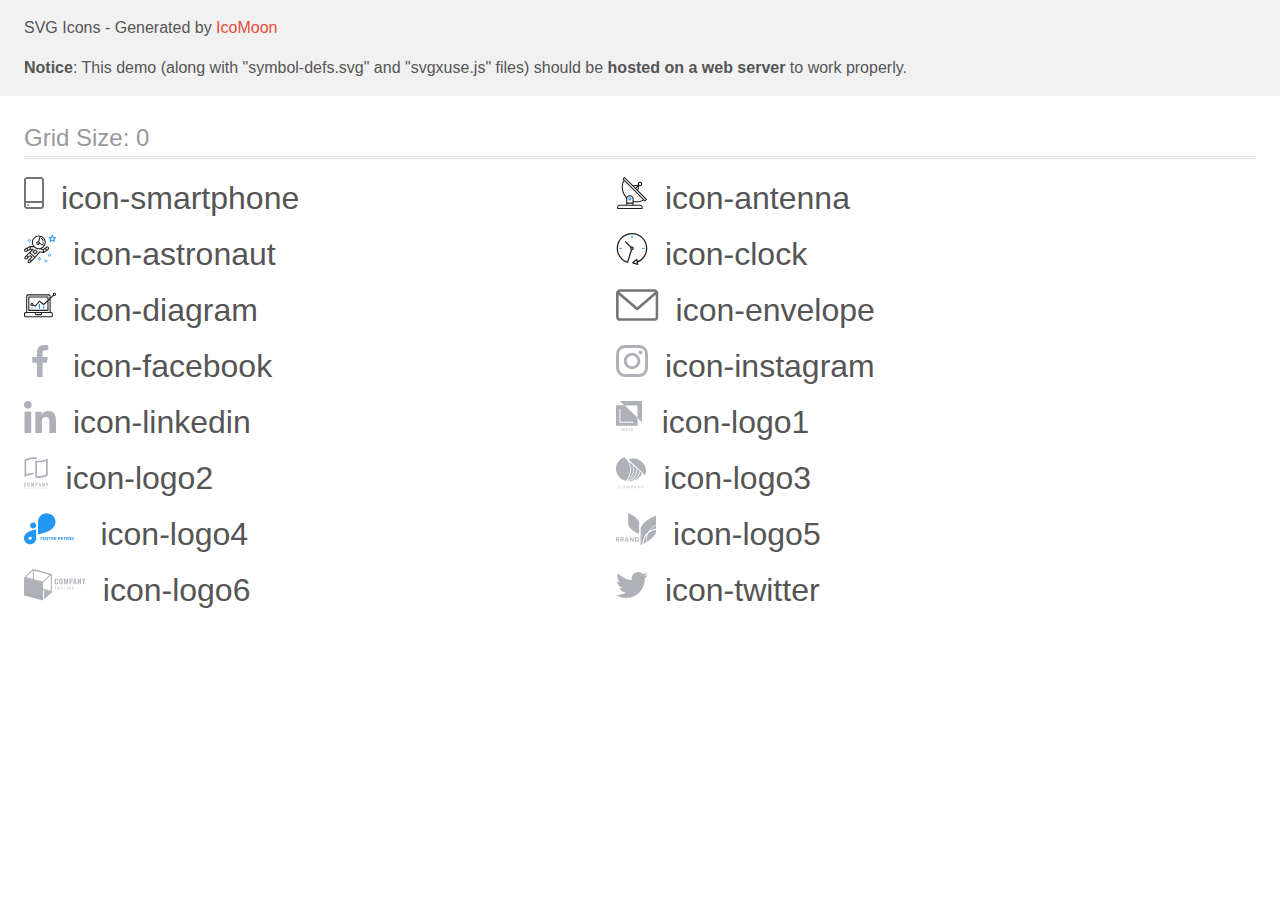
<file: img/svg/icomoon (1)/demo-external-svg.html>
<!doctype html>
<html>
<head>
    <title>IcoMoon - SVG Icons</title>
    <meta charset="utf-8">
    <meta name="viewport" content="width=device-width, initial-scale=1">
    <link rel="stylesheet" href="demo-files/demo.css">
    <link rel="stylesheet" href="style.css">
</head>
<body>
<header class="bgc1 clearfix">
<div class="mhl">
    <p>SVG Icons - Generated by <a href="https://icomoon.io/app">IcoMoon</a></p><p><strong>Notice</strong>: This demo (along with "symbol-defs.svg" and "svgxuse.js" files) should be <b>hosted on a web server</b> to work properly.</p>
</div>
</header>
    <div class="clearfix mhl ptl">
        <h1 class="mvm mtn fgc1">Grid Size: 0</h1>
        <div class="glyph fs1">
            <div class="clearfix pbs">
                <svg class="icon icon-smartphone"><use xlink:href="symbol-defs.svg#icon-smartphone"></use></svg><span class="name"> icon-smartphone</span>
            </div>
        </div>
        <div class="glyph fs1">
            <div class="clearfix pbs">
                <svg class="icon icon-antenna"><use xlink:href="symbol-defs.svg#icon-antenna"></use></svg><span class="name"> icon-antenna</span>
            </div>
        </div>
        <div class="glyph fs1">
            <div class="clearfix pbs">
                <svg class="icon icon-astronaut"><use xlink:href="symbol-defs.svg#icon-astronaut"></use></svg><span class="name"> icon-astronaut</span>
            </div>
        </div>
        <div class="glyph fs1">
            <div class="clearfix pbs">
                <svg class="icon icon-clock"><use xlink:href="symbol-defs.svg#icon-clock"></use></svg><span class="name"> icon-clock</span>
            </div>
        </div>
        <div class="glyph fs1">
            <div class="clearfix pbs">
                <svg class="icon icon-diagram"><use xlink:href="symbol-defs.svg#icon-diagram"></use></svg><span class="name"> icon-diagram</span>
            </div>
        </div>
        <div class="glyph fs1">
            <div class="clearfix pbs">
                <svg class="icon icon-envelope"><use xlink:href="symbol-defs.svg#icon-envelope"></use></svg><span class="name"> icon-envelope</span>
            </div>
        </div>
        <div class="glyph fs1">
            <div class="clearfix pbs">
                <svg class="icon icon-facebook"><use xlink:href="symbol-defs.svg#icon-facebook"></use></svg><span class="name"> icon-facebook</span>
            </div>
        </div>
        <div class="glyph fs1">
            <div class="clearfix pbs">
                <svg class="icon icon-instagram"><use xlink:href="symbol-defs.svg#icon-instagram"></use></svg><span class="name"> icon-instagram</span>
            </div>
        </div>
        <div class="glyph fs1">
            <div class="clearfix pbs">
                <svg class="icon icon-linkedin"><use xlink:href="symbol-defs.svg#icon-linkedin"></use></svg><span class="name"> icon-linkedin</span>
            </div>
        </div>
        <div class="glyph fs1">
            <div class="clearfix pbs">
                <svg class="icon icon-logo1"><use xlink:href="symbol-defs.svg#icon-logo1"></use></svg><span class="name"> icon-logo1</span>
            </div>
        </div>
        <div class="glyph fs1">
            <div class="clearfix pbs">
                <svg class="icon icon-logo2"><use xlink:href="symbol-defs.svg#icon-logo2"></use></svg><span class="name"> icon-logo2</span>
            </div>
        </div>
        <div class="glyph fs1">
            <div class="clearfix pbs">
                <svg class="icon icon-logo3"><use xlink:href="symbol-defs.svg#icon-logo3"></use></svg><span class="name"> icon-logo3</span>
            </div>
        </div>
        <div class="glyph fs1">
            <div class="clearfix pbs">
                <svg class="icon icon-logo4"><use xlink:href="symbol-defs.svg#icon-logo4"></use></svg><span class="name"> icon-logo4</span>
            </div>
        </div>
        <div class="glyph fs1">
            <div class="clearfix pbs">
                <svg class="icon icon-logo5"><use xlink:href="symbol-defs.svg#icon-logo5"></use></svg><span class="name"> icon-logo5</span>
            </div>
        </div>
        <div class="glyph fs1">
            <div class="clearfix pbs">
                <svg class="icon icon-logo6"><use xlink:href="symbol-defs.svg#icon-logo6"></use></svg><span class="name"> icon-logo6</span>
            </div>
        </div>
        <div class="glyph fs1">
            <div class="clearfix pbs">
                <svg class="icon icon-twitter"><use xlink:href="symbol-defs.svg#icon-twitter"></use></svg><span class="name"> icon-twitter</span>
            </div>
        </div>
  </div>
<script defer src="svgxuse.js"></script>
</body>
</html>
</file>
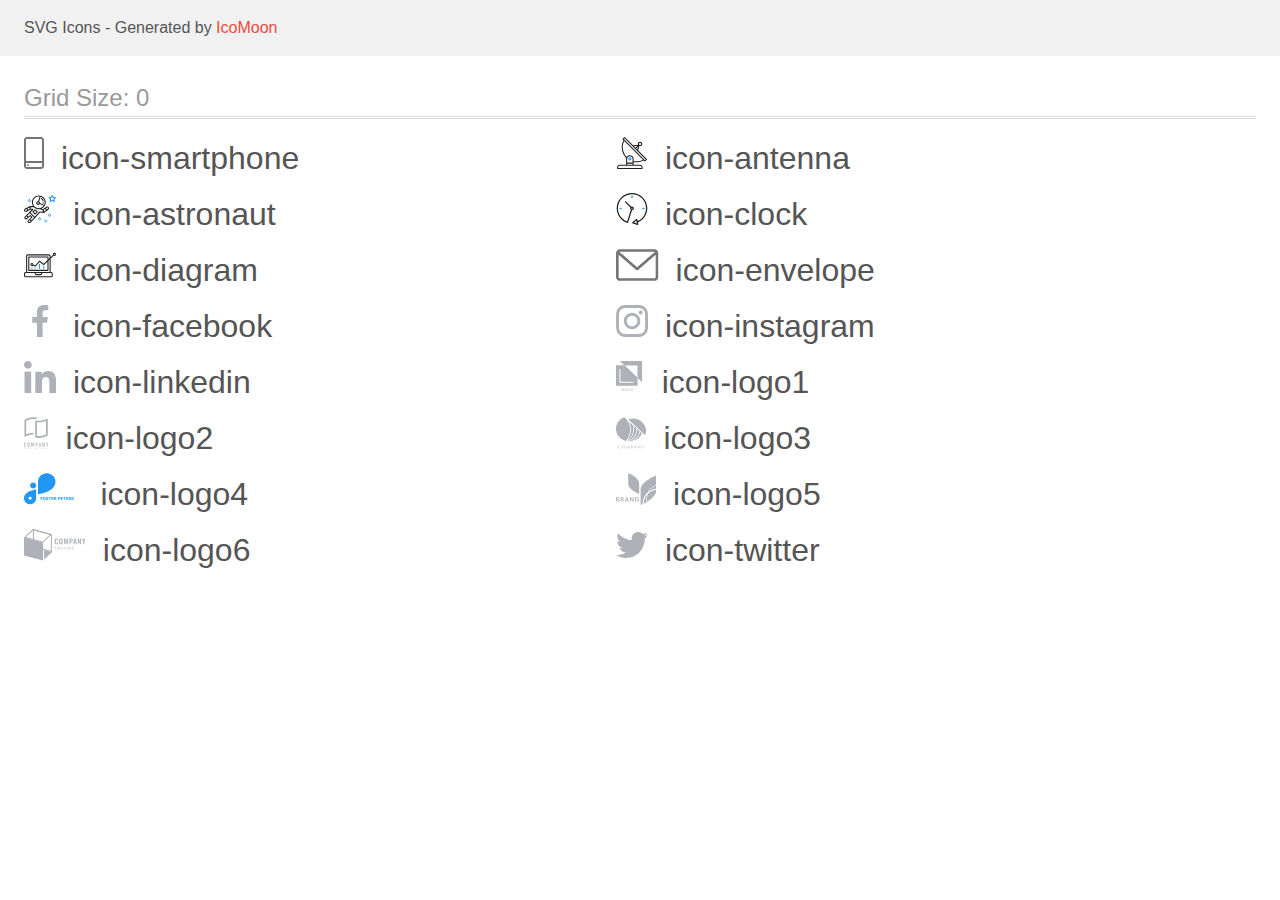
<file: img/svg/icomoon (1)/demo.html>
<!doctype html>
<html>
<head>
    <title>IcoMoon - SVG Icons</title>
    <meta charset="utf-8">
    <meta name="viewport" content="width=device-width, initial-scale=1">
    <link rel="stylesheet" href="demo-files/demo.css">
    <link rel="stylesheet" href="style.css">
</head>
<body>
<svg aria-hidden="true" style="position: absolute; width: 0; height: 0; overflow: hidden;" version="1.1" xmlns="http://www.w3.org/2000/svg" xmlns:xlink="http://www.w3.org/1999/xlink">
<defs>
<symbol id="icon-smartphone" viewBox="0 0 20 32">
<path fill="#757575" style="fill: var(--color1, #757575)" d="M17 0h-14c-1.654 0-3 1.346-3 3v26c0 1.654 1.346 3 3 3h14c1.654 0 3-1.346 3-3v-26c0-1.654-1.346-3-3-3zM3 2h14c0.552 0 1 0.448 1 1v21h-16v-21c0-0.552 0.448-1 1-1zM17 30h-14c-0.552 0-1-0.448-1-1v-3h16v3c0 0.552-0.448 1-1 1z"></path>
<path fill="#757575" style="fill: var(--color1, #757575)" d="M4.707 27.478c0.391 0.365 0.391 0.956 0 1.321s-1.024 0.365-1.414 0c-0.391-0.365-0.391-0.956 0-1.321s1.024-0.365 1.414 0z"></path>
</symbol>
<symbol id="icon-antenna" viewBox="0 0 32 32">
<path fill="#212121" style="fill: var(--color2, #212121)" d="M30.773 22.098l-8.443-8.505 0.937-4.615c0.242 0.094 0.499 0.144 0.758 0.146h0.006c1.192 0.014 2.17-0.941 2.184-2.133s-0.941-2.17-2.133-2.184c-1.192-0.014-2.17 0.941-2.184 2.133-0.003 0.255 0.039 0.509 0.125 0.749l-4.96 0.605-8.091-8.133c-0.099-0.101-0.235-0.159-0.377-0.16-0.14 0.001-0.274 0.056-0.373 0.155l-1.513 1.504c-0.208 0.208-0.208 0.546 0 0.754l0.814 0.826c-3.153 5.798-2.129 12.978 2.519 17.663 0.043 0.041 0.092 0.074 0.146 0.098-0.034 0.18-0.051 0.364-0.052 0.547v6.187h-6.4c-1.472 0.002-2.665 1.195-2.667 2.667v1.067c0 0.295 0.239 0.533 0.533 0.533h24.533c0.295 0 0.533-0.239 0.533-0.533v-1.067c-0.002-1.472-1.195-2.665-2.667-2.667h-6.4v-2.742c1.003 0.21 2.024 0.317 3.049 0.32 2.458-0.003 4.877-0.615 7.040-1.783l0.818 0.823c0.099 0.101 0.235 0.159 0.377 0.16 0.14-0.001 0.274-0.056 0.373-0.155l1.512-1.504c0.208-0.208 0.208-0.546 0-0.754zM23.28 6.233c0.418-0.415 1.093-0.414 1.508 0.004s0.414 1.093-0.004 1.508c-0.2 0.199-0.47 0.31-0.752 0.31h-0.003c-0.589-0.003-1.064-0.483-1.061-1.072 0.001-0.282 0.114-0.552 0.314-0.751h-0.002zM22.024 9.738l-0.598 2.946-1.175-1.182 1.774-1.763zM21.418 8.836l-1.92 1.909-1.485-1.493 3.405-0.415zM24.004 28.8c0.884 0 1.6 0.716 1.6 1.6v0.533h-23.467v-0.533c0-0.884 0.716-1.6 1.6-1.6h20.267zM16.537 26.667v1.067h-5.333v-1.067h5.333zM11.204 25.6v-4.053c0-1.294 1.196-2.347 2.667-2.347s2.667 1.053 2.667 2.347v4.053h-5.333zM17.604 23.904v-2.357c0-1.882-1.675-3.413-3.733-3.413-1.331-0.020-2.576 0.657-3.281 1.786-4.058-4.274-4.971-10.645-2.279-15.887l18.602 18.708c-2.872 1.461-6.165 1.873-9.309 1.163zM28.893 23.22l-21.057-21.181 0.755-0.752 7.935 7.98c0.004 0 0.006 0.007 0.010 0.010l13.115 13.191-0.757 0.752z"></path>
<path fill="#2196f3" style="fill: var(--color3, #2196f3)" d="M13.876 20.267h-0.005c-0.884-0.001-1.601 0.714-1.602 1.598s0.714 1.601 1.598 1.602h0.005c0.884 0.001 1.601-0.714 1.602-1.598s-0.714-1.601-1.598-1.602zM14.249 22.245c-0.1 0.1-0.236 0.156-0.378 0.155-0.295-0.002-0.532-0.242-0.53-0.536 0.001-0.141 0.057-0.276 0.157-0.375s0.233-0.154 0.373-0.155c0.295 0.002 0.532 0.241 0.531 0.536-0.001 0.141-0.057 0.276-0.157 0.375h0.005z"></path>
</symbol>
<symbol id="icon-astronaut" viewBox="0 0 32 32">
<path fill="#2196f3" style="fill: var(--color3, #2196f3)" d="M31.974 4.524c-0.063-0.193-0.229-0.333-0.43-0.363l-1.91-0.278-0.855-1.731c-0.179-0.365-0.777-0.365-0.956 0l-0.855 1.731-1.91 0.278c-0.201 0.029-0.367 0.17-0.431 0.363-0.062 0.193-0.011 0.405 0.135 0.547l1.383 1.348-0.326 1.903c-0.034 0.2 0.048 0.402 0.212 0.522 0.166 0.121 0.382 0.135 0.562 0.040l1.709-0.899 1.709 0.899c0.078 0.041 0.164 0.061 0.249 0.061 0.11 0 0.221-0.034 0.314-0.102 0.164-0.119 0.246-0.322 0.212-0.522l-0.326-1.903 1.383-1.348c0.145-0.142 0.197-0.354 0.135-0.547zM29.511 5.851c-0.125 0.122-0.183 0.299-0.153 0.472l0.191 1.114-1-0.526c-0.078-0.041-0.163-0.061-0.249-0.061s-0.17 0.020-0.249 0.061l-1.001 0.526 0.191-1.114c0.030-0.173-0.028-0.349-0.153-0.472l-0.81-0.789 1.119-0.163c0.174-0.025 0.324-0.134 0.402-0.292l0.5-1.013 0.5 1.013c0.078 0.157 0.228 0.267 0.402 0.292l1.119 0.163-0.809 0.789z"></path>
<path fill="#2196f3" style="fill: var(--color3, #2196f3)" d="M26.134 20.522h-1.067v1.067h1.067v-1.067z"></path>
<path fill="#2196f3" style="fill: var(--color3, #2196f3)" d="M26.134 22.656h-1.067v1.067h1.067v-1.067z"></path>
<path fill="#2196f3" style="fill: var(--color3, #2196f3)" d="M27.2 21.589h-1.067v1.067h1.067v-1.067z"></path>
<path fill="#2196f3" style="fill: var(--color3, #2196f3)" d="M25.067 21.589h-1.067v1.067h1.067v-1.067z"></path>
<path fill="#2196f3" style="fill: var(--color3, #2196f3)" d="M22.4 26.389h-1.067v1.067h1.067v-1.067z"></path>
<path fill="#2196f3" style="fill: var(--color3, #2196f3)" d="M22.4 28.522h-1.067v1.067h1.067v-1.067z"></path>
<path fill="#2196f3" style="fill: var(--color3, #2196f3)" d="M23.467 27.456h-1.067v1.067h1.067v-1.067z"></path>
<path fill="#2196f3" style="fill: var(--color3, #2196f3)" d="M21.333 27.456h-1.067v1.067h1.067v-1.067z"></path>
<path fill="#2196f3" style="fill: var(--color3, #2196f3)" d="M16 24.256h-1.067v1.067h1.067v-1.067z"></path>
<path fill="#2196f3" style="fill: var(--color3, #2196f3)" d="M16 26.389h-1.067v1.067h1.067v-1.067z"></path>
<path fill="#2196f3" style="fill: var(--color3, #2196f3)" d="M17.067 25.322h-1.067v1.067h1.067v-1.067z"></path>
<path fill="#2196f3" style="fill: var(--color3, #2196f3)" d="M14.933 25.322h-1.067v1.067h1.067v-1.067z"></path>
<path fill="#2196f3" style="fill: var(--color3, #2196f3)" d="M5.867 6.122h-1.067v1.067h1.067v-1.067z"></path>
<path fill="#2196f3" style="fill: var(--color3, #2196f3)" d="M5.867 8.255h-1.067v1.067h1.067v-1.067z"></path>
<path fill="#2196f3" style="fill: var(--color3, #2196f3)" d="M6.933 7.189h-1.067v1.067h1.067v-1.067z"></path>
<path fill="#2196f3" style="fill: var(--color3, #2196f3)" d="M4.8 7.189h-1.067v1.067h1.067v-1.067z"></path>
<path fill="#212121" style="fill: var(--color2, #212121)" d="M24.715 14.159c-0.287-0.388-0.709-0.637-1.188-0.705-0.481-0.068-0.956 0.058-1.34 0.352l-1.252 0.96-1.898 1.417-1.358-0.541c2.421-1.086 4.114-3.508 4.114-6.32 0-3.823-3.123-6.933-6.961-6.933s-6.961 3.11-6.961 6.933c0 1.386 0.414 2.674 1.12 3.758l-2.764-0.024c-0.002 0-0.003 0-0.005 0-0.009 0-0.015 0.004-0.023 0.005-0.053 0.002-0.105 0.013-0.155 0.031-0.013 0.005-0.026 0.008-0.038 0.013-0.006 0.003-0.013 0.003-0.019 0.006l-3.233 1.596c-0.001 0-0.001 0-0.001 0.001l-1.893 0.911c-0.021 0.009-0.042 0.021-0.063 0.035-0.755 0.502-1.012 1.489-0.598 2.295 0.22 0.429 0.595 0.745 1.056 0.889 0.178 0.055 0.359 0.083 0.539 0.083 0.29 0 0.577-0.071 0.839-0.211l1.388-0.738 2.264-1.169 1.357-0.008-5.442 5.416c-0.001 0.001-0.001 0.001-0.002 0.001l-1.339 1.333c-0.316 0.315-0.49 0.732-0.49 1.178s0.174 0.863 0.49 1.179c0.325 0.323 0.752 0.485 1.179 0.485s0.854-0.162 1.18-0.485l1.314-1.309 1.741-1.3 0.901 0.897-1.762 1.754c-0 0.001-0.001 0.001-0.002 0.001l-1.339 1.333c-0.316 0.315-0.49 0.732-0.49 1.178s0.174 0.863 0.49 1.179c0.325 0.323 0.753 0.485 1.18 0.485s0.855-0.162 1.18-0.485l3.482-3.467c0.001-0.001 0.001-0.001 0.001-0.002l1.010-1-0.004-0.004c0.006-0.006 0.015-0.009 0.022-0.015l5.166-5.658 3.471 0.494c0.025 0.004 0.050 0.005 0.075 0.005 0.065 0 0.127-0.015 0.187-0.038 0.018-0.006 0.033-0.015 0.050-0.023 0.019-0.010 0.039-0.015 0.058-0.027l3.213-2.133c0.012-0.008 0.018-0.021 0.029-0.029 0.013-0.010 0.029-0.014 0.041-0.026l1.271-1.191c0.662-0.62 0.753-1.635 0.212-2.362zM2.13 17.77c-0.173 0.093-0.37 0.111-0.558 0.052-0.187-0.058-0.338-0.186-0.427-0.358-0.161-0.314-0.068-0.695 0.214-0.902l1.314-0.632 0.449 1.313-0.992 0.527zM5.628 15.942l-1.548 0.8-0.439-1.283 2.027-1.001-0.040 1.484zM20.727 9.322c0 0.918-0.219 1.785-0.599 2.559l-4.181-1.899c-0.044-0.573-0.341-1.075-0.788-1.388l1.464-4.86c2.378 0.756 4.105 2.974 4.105 5.588zM8.938 9.322c0-3.235 2.644-5.867 5.894-5.867 0.253 0 0.5 0.021 0.745 0.052l-1.432 4.754c-0.019-0.001-0.037-0.006-0.057-0.006-1.033 0-1.873 0.837-1.873 1.867s0.84 1.867 1.873 1.867c0.694 0 1.294-0.383 1.618-0.945l3.862 1.755c-1.075 1.446-2.795 2.39-4.737 2.39-3.25 0-5.894-2.632-5.894-5.867zM14.894 10.122c0 0.441-0.362 0.8-0.806 0.8s-0.806-0.359-0.806-0.8c0-0.441 0.362-0.8 0.806-0.8s0.806 0.359 0.806 0.8zM2.465 25.146c-0.236 0.234-0.619 0.234-0.854 0.001-0.114-0.114-0.176-0.263-0.176-0.423s0.062-0.309 0.176-0.421l0.962-0.959 0.851 0.848-0.959 0.955zM5.679 28.88c-0.236 0.234-0.619 0.235-0.855 0.001-0.114-0.114-0.176-0.263-0.176-0.423s0.062-0.309 0.176-0.421l0.963-0.959 0.852 0.848-0.96 0.955zM9.16 25.411c-0.001 0-0.001 0-0.002 0.001l-1.765 1.76-0.852-0.848 1.763-1.755c0 0 0 0 0-0s0.001-0.001 0.002-0.001c0.040-0.040 0.065-0.088 0.090-0.135 0.007-0.014 0.020-0.026 0.026-0.040 0.017-0.041 0.019-0.085 0.026-0.129 0.003-0.025 0.014-0.047 0.014-0.073 0-0.036-0.013-0.070-0.020-0.106-0.006-0.032-0.006-0.065-0.019-0.095-0.020-0.050-0.055-0.094-0.091-0.138-0.010-0.012-0.014-0.027-0.025-0.038 0 0 0 0-0.001 0s-0.001-0.002-0.001-0.002l-1.607-1.6c-0.017-0.017-0.039-0.024-0.058-0.038-0.028-0.022-0.055-0.042-0.087-0.058-0.030-0.015-0.061-0.024-0.093-0.033-0.034-0.010-0.067-0.017-0.103-0.020-0.033-0.002-0.063 0.001-0.095 0.005-0.036 0.004-0.069 0.009-0.104 0.020-0.034 0.011-0.063 0.027-0.094 0.045-0.020 0.011-0.042 0.015-0.061 0.029l-1.773 1.324-0.901-0.897 2.399-2.386 4.361 4.289-0.928 0.919zM15.979 18.394c-0.015-0.002-0.030 0.004-0.045 0.003-0.039-0.002-0.076 0.001-0.115 0.007-0.030 0.005-0.059 0.011-0.088 0.021-0.034 0.012-0.065 0.028-0.097 0.047-0.030 0.018-0.057 0.037-0.083 0.061-0.013 0.011-0.028 0.017-0.040 0.029l-4.698 5.146-4.328-4.257 2.833-2.818c0.209-0.208 0.21-0.546 0.002-0.755-0.105-0.105-0.243-0.157-0.381-0.156v-0.001l-2.219 0.013 0.028-1.607 3.104 0.027c1.265 1.294 3.029 2.101 4.981 2.101 0.437 0 0.864-0.045 1.279-0.123 0.040 0.032 0.079 0.065 0.13 0.085l2.41 0.96 0.152 0.758 0.178 0.885-3.003-0.427zM20.020 18.572l-0.313-1.558 1.446-1.080 0.947 1.257-2.080 1.381zM23.774 15.741l-0.838 0.785-0.931-1.236 0.831-0.637c0.155-0.119 0.351-0.168 0.543-0.143 0.193 0.027 0.364 0.128 0.48 0.284 0.217 0.292 0.18 0.699-0.085 0.947z"></path>
<path fill="#212121" style="fill: var(--color2, #212121)" d="M13.602 18.544l-2.143-2.133c-0.207-0.207-0.545-0.207-0.753 0l-2.142 2.133c-0.1 0.101-0.157 0.236-0.157 0.378s0.056 0.278 0.157 0.378l2.142 2.133c0.104 0.103 0.241 0.155 0.377 0.155s0.273-0.052 0.376-0.155l2.143-2.133c0.1-0.1 0.157-0.236 0.157-0.378s-0.057-0.278-0.157-0.378zM11.083 20.303l-1.387-1.381 1.387-1.381 1.387 1.381-1.387 1.381z"></path>
<path fill="#212121" style="fill: var(--color2, #212121)" d="M17.164 5.071l-0.258 1.036c0.071 0.018 1.738 0.452 1.738 2.149h1.067c-0-2.017-1.666-2.965-2.547-3.185z"></path>
<path fill="#212121" style="fill: var(--color2, #212121)" d="M19.711 9.322h-1.067v1.067h1.067v-1.067z"></path>
</symbol>
<symbol id="icon-clock" viewBox="0 0 32 32">
<path fill="#212121" style="fill: var(--color2, #212121)" d="M31.297 15.301c-0.002-8.452-6.855-15.303-15.308-15.301s-15.303 6.855-15.301 15.308c0.001 6.658 4.307 12.551 10.649 14.576 0.061 0.019 0.124 0.029 0.187 0.029 0.121-0 0.239-0.032 0.343-0.094 0.135-0.080 0.236-0.207 0.283-0.356l3.865-12.25c1.057-0.005 1.909-0.866 1.903-1.923s-0.866-1.909-1.923-1.903c-0.284 0.001-0.565 0.067-0.82 0.191l-5.106-5.107c-0.253-0.245-0.657-0.238-0.902 0.016-0.239 0.247-0.239 0.639 0 0.886l5.103 5.109c-0.392 0.799-0.168 1.764 0.536 2.309l-3.683 11.673c-7.278-2.681-11.004-10.754-8.323-18.032s10.754-11.004 18.032-8.323c7.278 2.681 11.004 10.754 8.324 18.032-1.31 3.556-4.001 6.431-7.462 7.973l-0.398-1.874c-0.073-0.344-0.411-0.565-0.756-0.492-0.109 0.023-0.209 0.074-0.292 0.148l-3.837 3.426c-0.263 0.234-0.287 0.637-0.052 0.9 0.076 0.085 0.174 0.149 0.283 0.184l4.899 1.563c0.335 0.108 0.694-0.077 0.802-0.412 0.034-0.106 0.040-0.219 0.017-0.328l-0.391-1.839c5.664-2.388 9.342-7.942 9.329-14.089zM15.992 14.664c0.352 0 0.638 0.286 0.638 0.638s-0.286 0.638-0.638 0.638c-0.352 0-0.638-0.285-0.638-0.638s0.285-0.638 0.638-0.638zM18.093 29.528l2.184-1.948 0.603 2.84-2.787-0.892z"></path>
<path fill="#2196f3" style="fill: var(--color3, #2196f3)" d="M15.354 3.185v1.275c0 0.352 0.285 0.638 0.638 0.638s0.638-0.285 0.638-0.638v-1.275c0-0.352-0.286-0.638-0.638-0.638s-0.638 0.286-0.638 0.638z"></path>
<path fill="#2196f3" style="fill: var(--color3, #2196f3)" d="M3.876 14.664c-0.352 0-0.638 0.286-0.638 0.638s0.285 0.638 0.638 0.638h1.275c0.352 0 0.638-0.285 0.638-0.638s-0.285-0.638-0.638-0.638h-1.275z"></path>
<path fill="#2196f3" style="fill: var(--color3, #2196f3)" d="M28.108 15.939c0.352 0 0.638-0.285 0.638-0.638s-0.285-0.638-0.638-0.638h-1.275c-0.352 0-0.638 0.286-0.638 0.638s0.286 0.638 0.638 0.638h1.275z"></path>
</symbol>
<symbol id="icon-diagram" viewBox="0 0 32 32">
<path fill="#2196f3" style="fill: var(--color3, #2196f3)" d="M14.926 14.965h1.066v4.798h-1.066v-4.797z"></path>
<path fill="#2196f3" style="fill: var(--color3, #2196f3)" d="M19.19 17.097h1.066v2.665h-1.066v-2.665z"></path>
<path fill="#2196f3" style="fill: var(--color3, #2196f3)" d="M10.661 18.696h1.066v1.066h-1.066v-1.066z"></path>
<path fill="#2196f3" style="fill: var(--color3, #2196f3)" d="M7.463 18.163h1.066v1.599h-1.066v-1.599z"></path>
<path fill="#212121" style="fill: var(--color2, #212121)" d="M1.599 28.291h25.587c0.883 0 1.599-0.716 1.599-1.599v-2.132c0-0.883-0.716-1.599-1.599-1.599h-0.533v-13.293l3.028-2.868c0.703 0.346 1.553 0.136 2.013-0.499s0.396-1.508-0.152-2.068-1.42-0.644-2.065-0.198c-0.644 0.446-0.873 1.292-0.542 2.002l-2.281 2.163v-1.23c0-0.883-0.716-1.599-1.599-1.599h-21.322c-0.883 0-1.599 0.716-1.599 1.599v15.992h-0.533c-0.883 0-1.599 0.716-1.599 1.599v2.132c0 0.883 0.716 1.599 1.599 1.599zM30.384 4.837c0.294 0 0.533 0.239 0.533 0.533s-0.239 0.533-0.533 0.533c-0.294 0-0.533-0.239-0.533-0.533s0.239-0.533 0.533-0.533zM3.198 6.969c0-0.294 0.239-0.533 0.533-0.533h21.322c0.294 0 0.533 0.239 0.533 0.533v2.239l-1.066 1.013v-2.186c0-0.294-0.239-0.533-0.533-0.533h-19.19c-0.294 0-0.533 0.239-0.533 0.533v13.326c0 0.294 0.239 0.533 0.533 0.533h19.19c0.294 0 0.533-0.239 0.533-0.533v-9.674l1.066-1.010v12.284h-22.388v-15.992zM7.996 13.899c-0.721-0.002-1.354 0.478-1.546 1.174s0.105 1.433 0.725 1.801c0.62 0.368 1.41 0.276 1.928-0.226l1.853 0.93c0.215 0.108 0.476 0.057 0.636-0.123l3.939-4.431 3.872 2.901c0.208 0.156 0.498 0.139 0.686-0.039l3.365-3.188v8.131h-18.124v-12.26h18.124v2.66l-3.771 3.572-3.904-2.927c-0.222-0.166-0.534-0.135-0.718 0.072l-3.993 4.493-1.493-0.746c0.011-0.064 0.018-0.129 0.020-0.193 0-0.883-0.716-1.599-1.599-1.599zM8.529 15.498c0 0.294-0.239 0.533-0.533 0.533s-0.533-0.239-0.533-0.533c0-0.294 0.239-0.533 0.533-0.533s0.533 0.239 0.533 0.533zM11.727 24.026h5.331v0.533c0 0.294-0.239 0.533-0.533 0.533h-4.264c-0.294 0-0.533-0.239-0.533-0.533v-0.533zM1.066 24.56c0-0.294 0.239-0.533 0.533-0.533h9.062v0.533c0 0.883 0.716 1.599 1.599 1.599h4.264c0.883 0 1.599-0.716 1.599-1.599v-0.533h9.062c0.294 0 0.533 0.239 0.533 0.533v2.132c0 0.294-0.239 0.533-0.533 0.533h-25.587c-0.294 0-0.533-0.239-0.533-0.533v-2.132z"></path>
</symbol>
<symbol id="icon-envelope" viewBox="0 0 43 32">
<path fill="#757575" style="fill: var(--color1, #757575)" d="M38.667 0h-34.667c-2.206 0-4 1.794-4 4v24c0 2.206 1.794 4 4 4h34.667c2.206 0 4-1.794 4-4v-24c0-2.206-1.794-4-4-4zM38.667 2.667c0.181 0 0.353 0.038 0.511 0.103l-17.844 15.466-17.844-15.466c0.158-0.066 0.33-0.103 0.511-0.103h34.667zM38.667 29.333h-34.667c-0.736 0-1.333-0.598-1.333-1.333v-22.413l17.793 15.421c0.251 0.217 0.563 0.326 0.874 0.326s0.622-0.108 0.874-0.326l17.793-15.421v22.413c0 0.736-0.598 1.333-1.333 1.333z"></path>
</symbol>
<symbol id="icon-facebook" viewBox="0 0 32 32">
<path fill="#afb1b8" style="fill: var(--color4, #afb1b8)" d="M21.329 5.313h2.921v-5.088c-0.504-0.069-2.237-0.225-4.256-0.225-4.212 0-7.097 2.649-7.097 7.519v4.481h-4.648v5.688h4.648v14.312h5.699v-14.311h4.46l0.708-5.688h-5.169v-3.919c0.001-1.644 0.444-2.769 2.735-2.769z"></path>
</symbol>
<symbol id="icon-instagram" viewBox="0 0 32 32">
<path fill="#afb1b8" style="fill: var(--color4, #afb1b8)" d="M31.969 9.408c-0.075-1.7-0.35-2.869-0.744-3.882-0.406-1.075-1.031-2.038-1.85-2.838-0.8-0.813-1.769-1.444-2.832-1.844-1.019-0.394-2.182-0.669-3.882-0.744-1.713-0.081-2.257-0.1-6.601-0.1s-4.888 0.019-6.595 0.094c-1.7 0.075-2.869 0.35-3.882 0.744-1.075 0.406-2.038 1.031-2.838 1.85-0.813 0.8-1.444 1.769-1.844 2.832-0.394 1.019-0.669 2.182-0.744 3.882-0.081 1.713-0.1 2.257-0.1 6.601s0.019 4.888 0.094 6.595c0.075 1.7 0.35 2.869 0.744 3.882 0.406 1.075 1.038 2.038 1.85 2.838 0.8 0.813 1.769 1.444 2.832 1.844 1.019 0.394 2.182 0.669 3.882 0.744 1.706 0.075 2.25 0.094 6.595 0.094s4.888-0.019 6.595-0.094c1.7-0.075 2.869-0.35 3.882-0.744 2.151-0.832 3.851-2.532 4.682-4.682 0.394-1.019 0.669-2.182 0.744-3.882 0.075-1.707 0.094-2.251 0.094-6.595s-0.006-4.888-0.081-6.595zM29.087 22.473c-0.069 1.563-0.331 2.407-0.55 2.969-0.538 1.394-1.644 2.5-3.038 3.038-0.563 0.219-1.413 0.481-2.969 0.55-1.688 0.075-2.194 0.094-6.464 0.094s-4.782-0.019-6.464-0.094c-1.563-0.069-2.407-0.331-2.969-0.55-0.694-0.256-1.325-0.663-1.838-1.194-0.531-0.519-0.938-1.144-1.194-1.838-0.219-0.563-0.481-1.413-0.55-2.969-0.075-1.688-0.094-2.194-0.094-6.464s0.019-4.782 0.094-6.464c0.069-1.563 0.331-2.407 0.55-2.969 0.256-0.694 0.663-1.325 1.2-1.838 0.519-0.531 1.144-0.938 1.838-1.194 0.563-0.219 1.413-0.481 2.969-0.55 1.688-0.075 2.194-0.094 6.464-0.094 4.276 0 4.782 0.019 6.464 0.094 1.563 0.069 2.407 0.331 2.969 0.55 0.694 0.256 1.325 0.662 1.838 1.194 0.531 0.519 0.938 1.144 1.194 1.838 0.219 0.563 0.481 1.413 0.55 2.969 0.075 1.688 0.094 2.194 0.094 6.464s-0.019 4.77-0.094 6.458z"></path>
<path fill="#afb1b8" style="fill: var(--color4, #afb1b8)" d="M16.059 7.783c-4.538 0-8.22 3.682-8.22 8.22s3.682 8.22 8.22 8.22c4.538 0 8.22-3.682 8.22-8.22s-3.682-8.22-8.22-8.22zM16.059 21.335c-2.944 0-5.332-2.388-5.332-5.332s2.388-5.332 5.332-5.332c2.944 0 5.332 2.388 5.332 5.332s-2.388 5.332-5.332 5.332z"></path>
<path fill="#afb1b8" style="fill: var(--color4, #afb1b8)" d="M26.524 7.458c0 1.060-0.859 1.919-1.919 1.919s-1.919-0.859-1.919-1.919c0-1.060 0.859-1.919 1.919-1.919s1.919 0.859 1.919 1.919z"></path>
</symbol>
<symbol id="icon-linkedin" viewBox="0 0 32 32">
<path fill="#afb1b8" style="fill: var(--color4, #afb1b8)" d="M31.992 32v-0.001h0.008v-11.736c0-5.741-1.236-10.164-7.948-10.164-3.227 0-5.392 1.771-6.276 3.449h-0.093v-2.913h-6.364v21.364h6.627v-10.579c0-2.785 0.528-5.479 3.977-5.479 3.399 0 3.449 3.179 3.449 5.657v10.401h6.62z"></path>
<path fill="#afb1b8" style="fill: var(--color4, #afb1b8)" d="M0.528 10.636h6.635v21.364h-6.635v-21.364z"></path>
<path fill="#afb1b8" style="fill: var(--color4, #afb1b8)" d="M3.843 0c-2.121 0-3.843 1.721-3.843 3.843s1.721 3.879 3.843 3.879c2.121 0 3.843-1.757 3.843-3.879-0.001-2.121-1.723-3.843-3.843-3.843v0z"></path>
</symbol>
<symbol id="icon-logo1" viewBox="0 0 29 32">
<path fill="#afb1b8" style="fill: var(--color4, #afb1b8)" d="M3.84 0l4.677 4.428h13.046v12.351l4.677 4.428v-21.206h-22.4z"></path>
<path fill="#afb1b8" style="fill: var(--color4, #afb1b8)" d="M0 4.241v20.6h21.76v-8.188l-13.105-12.406-8.655-0.005zM17.615 21.828h-14.172v-13.854h1.002v12.916h13.17v0.938z"></path>
<path fill="#afb1b8" style="fill: var(--color4, #afb1b8)" d="M6.266 28.662l0.523-1.078h0.438l-0.763 1.438v0.837h-0.397v-0.837l-0.764-1.438h0.439l0.523 1.078zM8.513 29.329h-0.881l-0.184 0.53h-0.411l0.859-2.275h0.355l0.861 2.275h-0.412l-0.186-0.53zM7.743 29.010h0.659l-0.33-0.944-0.33 0.944zM10.071 29.244c0-0.105 0.029-0.202 0.086-0.289 0.057-0.089 0.17-0.193 0.339-0.314-0.088-0.111-0.151-0.206-0.186-0.284s-0.052-0.154-0.052-0.227c0-0.178 0.054-0.319 0.162-0.422s0.254-0.156 0.438-0.156c0.166 0 0.301 0.049 0.406 0.147 0.106 0.097 0.159 0.217 0.159 0.361 0 0.095-0.024 0.182-0.072 0.262-0.048 0.079-0.127 0.158-0.236 0.238l-0.155 0.113 0.439 0.519c0.064-0.125 0.095-0.264 0.095-0.417h0.33c0 0.28-0.066 0.51-0.197 0.689l0.334 0.395h-0.441l-0.128-0.152c-0.162 0.122-0.356 0.183-0.581 0.183s-0.405-0.059-0.541-0.178c-0.134-0.12-0.202-0.276-0.202-0.467zM10.824 29.587c0.128 0 0.248-0.043 0.359-0.128l-0.497-0.586-0.048 0.034c-0.125 0.095-0.188 0.203-0.188 0.325 0 0.105 0.034 0.191 0.102 0.256s0.158 0.098 0.272 0.098zM10.615 28.121c0 0.087 0.054 0.197 0.161 0.33l0.173-0.119 0.048-0.039c0.065-0.057 0.097-0.131 0.097-0.22 0-0.059-0.022-0.11-0.067-0.152-0.045-0.043-0.102-0.064-0.17-0.064-0.074 0-0.133 0.025-0.177 0.075s-0.066 0.113-0.066 0.189zM14.748 29.118c-0.023 0.243-0.113 0.432-0.269 0.569-0.156 0.135-0.364 0.203-0.623 0.203-0.181 0-0.341-0.043-0.48-0.128-0.137-0.086-0.244-0.209-0.319-0.367s-0.114-0.342-0.117-0.552v-0.212c0-0.215 0.038-0.404 0.114-0.567s0.185-0.29 0.327-0.378c0.143-0.088 0.307-0.133 0.494-0.133 0.251 0 0.453 0.068 0.606 0.205s0.242 0.329 0.267 0.578h-0.394c-0.019-0.164-0.067-0.281-0.144-0.353-0.076-0.073-0.188-0.109-0.336-0.109-0.172 0-0.304 0.063-0.397 0.189-0.092 0.125-0.139 0.309-0.141 0.552v0.202c0 0.246 0.044 0.433 0.131 0.563s0.218 0.194 0.387 0.194c0.155 0 0.272-0.035 0.35-0.105s0.128-0.186 0.148-0.348h0.394zM16.918 28.78c0 0.223-0.039 0.419-0.116 0.588-0.077 0.168-0.188 0.297-0.331 0.388-0.143 0.090-0.307 0.134-0.494 0.134-0.184 0-0.349-0.045-0.494-0.134-0.144-0.091-0.255-0.219-0.334-0.386-0.078-0.167-0.118-0.359-0.119-0.576v-0.128c0-0.222 0.039-0.418 0.117-0.588 0.079-0.17 0.19-0.299 0.333-0.389 0.144-0.091 0.308-0.136 0.494-0.136s0.349 0.045 0.492 0.134c0.144 0.088 0.255 0.217 0.333 0.384s0.118 0.361 0.119 0.583v0.127zM16.523 28.662c0-0.252-0.048-0.445-0.144-0.58-0.095-0.134-0.23-0.202-0.405-0.202-0.171 0-0.305 0.067-0.402 0.202-0.096 0.133-0.145 0.322-0.147 0.567v0.131c0 0.25 0.048 0.443 0.145 0.58s0.233 0.205 0.406 0.205c0.175 0 0.309-0.067 0.403-0.2 0.095-0.133 0.142-0.328 0.142-0.584v-0.119z"></path>
</symbol>
<symbol id="icon-logo2" viewBox="0 0 25 32">
<path fill="#afb1b8" style="fill: var(--color4, #afb1b8)" d="M10.447 1.806h0.084c0.156 0 0.324 0.016 0.49 0.030 0.734 0.052 1.463 0.162 2.179 0.329v-1.762c-0.738-0.185-1.491-0.305-2.25-0.358-0.288-0.022-0.595-0.036-0.909-0.044h-0.263c-1.523 0.006-3.039 0.201-4.515 0.582-1.68 0.419-3.293 1.075-4.79 1.948v17.475c1.442-0.783 2.976-1.381 4.566-1.779 1.256-0.32 2.539-0.517 3.833-0.588h0.051c0.216-0.011 0.433-0.017 0.655-0.019v-1.79c-1.681 0.022-3.353 0.244-4.982 0.662-0.602 0.157-1.185 0.325-1.731 0.513l-0.623 0.211v-13.625l0.266-0.128c2.032-0.963 4.229-1.524 6.471-1.651 0.019-0.001 0.037-0.001 0.056 0 0.248-0.013 0.497-0.019 0.741-0.019h0.28c0.129 0.003 0.258 0.006 0.388 0.014z"></path>
<path fill="#afb1b8" style="fill: var(--color4, #afb1b8)" d="M14.837 3.651c-0.409 0-0.814-0.014-1.205-0.044-0.467-0.034-0.947-0.091-1.401-0.167-0.277-0.047-0.55-0.103-0.814-0.164v17.275c1.12 0.277 2.271 0.413 3.425 0.404 1.523-0.006 3.039-0.201 4.515-0.581 1.68-0.42 3.294-1.075 4.792-1.948v-17.163c-1.442 0.783-2.975 1.381-4.564 1.781-1.551 0.398-3.145 0.603-4.747 0.609zM21.745 3.95l0.623-0.21v13.63l-0.266 0.128c-1.021 0.486-2.087 0.869-3.184 1.144-1.331 0.344-2.7 0.522-4.074 0.527-0.411 0-0.819-0.017-1.214-0.052l-0.427-0.038v-14.017l0.497 0.033c0.361 0.023 0.735 0.034 1.141 0.034 1.745-0.006 3.482-0.229 5.173-0.663 0.581-0.153 1.158-0.325 1.731-0.518z"></path>
<path fill="#afb1b8" style="fill: var(--color4, #afb1b8)" d="M1.684 25.977c-0.090-0.093-0.197-0.166-0.317-0.214s-0.247-0.071-0.376-0.066c-0.137-0.002-0.273 0.024-0.4 0.075-0.117 0.046-0.222 0.116-0.311 0.205s-0.156 0.196-0.201 0.313c-0.049 0.123-0.073 0.254-0.072 0.387v2.335c-0.006 0.165 0.026 0.328 0.092 0.479 0.055 0.12 0.135 0.226 0.233 0.313 0.093 0.079 0.203 0.135 0.321 0.166 0.114 0.032 0.231 0.048 0.349 0.049 0.13 0.001 0.259-0.027 0.377-0.081 0.117-0.051 0.222-0.124 0.311-0.216 0.087-0.091 0.156-0.197 0.204-0.313 0.050-0.118 0.075-0.244 0.075-0.372v-0.261h-0.61v0.208c0.002 0.071-0.010 0.142-0.036 0.208-0.020 0.050-0.050 0.095-0.089 0.131-0.038 0.031-0.081 0.053-0.128 0.067-0.041 0.014-0.084 0.021-0.128 0.022-0.054 0.006-0.11-0.002-0.16-0.024s-0.094-0.057-0.126-0.101c-0.058-0.094-0.086-0.203-0.081-0.313v-2.177c-0.004-0.121 0.022-0.241 0.075-0.349 0.032-0.049 0.077-0.089 0.129-0.114s0.112-0.034 0.17-0.027c0.053-0.002 0.105 0.009 0.152 0.032s0.089 0.057 0.12 0.099c0.068 0.090 0.104 0.2 0.101 0.313v0.202h0.604v-0.238c0.001-0.14-0.024-0.278-0.075-0.408-0.045-0.122-0.114-0.234-0.204-0.329z"></path>
<path fill="#afb1b8" style="fill: var(--color4, #afb1b8)" d="M5.31 25.95c-0.195-0.164-0.44-0.255-0.694-0.257-0.124 0-0.248 0.023-0.364 0.066-0.119 0.042-0.228 0.107-0.322 0.191-0.101 0.091-0.182 0.202-0.237 0.327-0.061 0.143-0.092 0.297-0.089 0.452v2.239c-0.004 0.158 0.026 0.314 0.089 0.459 0.055 0.12 0.136 0.227 0.237 0.313 0.093 0.087 0.203 0.154 0.322 0.197 0.117 0.043 0.24 0.065 0.364 0.066s0.248-0.023 0.364-0.066c0.121-0.044 0.233-0.111 0.33-0.197 0.097-0.087 0.176-0.194 0.23-0.313 0.063-0.145 0.093-0.301 0.089-0.459v-2.239c0.003-0.155-0.027-0.31-0.089-0.452-0.054-0.123-0.133-0.235-0.23-0.327zM5.025 28.969c0.005 0.060-0.003 0.12-0.024 0.176s-0.054 0.107-0.097 0.148c-0.081 0.068-0.182 0.105-0.287 0.105s-0.207-0.037-0.287-0.105c-0.043-0.041-0.076-0.092-0.097-0.148s-0.029-0.116-0.024-0.176v-2.239c-0.005-0.060 0.003-0.12 0.024-0.176s0.054-0.107 0.097-0.148c0.081-0.068 0.182-0.105 0.287-0.105s0.207 0.037 0.287 0.105c0.043 0.041 0.076 0.092 0.097 0.148s0.029 0.116 0.024 0.176v2.239z"></path>
<path fill="#afb1b8" style="fill: var(--color4, #afb1b8)" d="M10.072 29.969v-4.239h-0.587l-0.771 2.244h-0.011l-0.777-2.244h-0.581v4.239h0.606v-2.579h0.011l0.593 1.823h0.302l0.598-1.823h0.011v2.579h0.606z"></path>
<path fill="#afb1b8" style="fill: var(--color4, #afb1b8)" d="M13.513 26.027c-0.093-0.105-0.211-0.184-0.342-0.232-0.142-0.046-0.29-0.068-0.439-0.066h-0.9v4.239h0.604v-1.656h0.311c0.188 0.009 0.376-0.031 0.545-0.116 0.137-0.076 0.252-0.188 0.332-0.324 0.070-0.113 0.117-0.238 0.139-0.369 0.024-0.16 0.035-0.321 0.033-0.482 0.006-0.204-0.014-0.407-0.059-0.606-0.040-0.147-0.117-0.281-0.223-0.39zM13.201 27.319c-0.003 0.077-0.022 0.152-0.056 0.221-0.035 0.065-0.089 0.117-0.156 0.149-0.089 0.040-0.187 0.058-0.285 0.053h-0.276v-1.441h0.311c0.094-0.005 0.187 0.014 0.273 0.053 0.062 0.036 0.112 0.091 0.142 0.157 0.033 0.074 0.051 0.155 0.053 0.236 0 0.089 0 0.183 0 0.282s0.006 0.2 0 0.291h-0.006z"></path>
<path fill="#afb1b8" style="fill: var(--color4, #afb1b8)" d="M16.374 25.73h-0.495l-0.934 4.239h0.604l0.177-0.911h0.824l0.177 0.911h0.604l-0.957-4.239zM15.817 28.481l0.297-1.537h0.011l0.296 1.537h-0.604z"></path>
<path fill="#afb1b8" style="fill: var(--color4, #afb1b8)" d="M20.277 28.284h-0.011l-0.912-2.554h-0.581v4.239h0.604v-2.549h0.012l0.923 2.549h0.568v-4.239h-0.604v2.554z"></path>
<path fill="#afb1b8" style="fill: var(--color4, #afb1b8)" d="M23.968 25.73l-0.486 1.685h-0.012l-0.486-1.685h-0.64l0.83 2.447v1.792h0.604v-1.792l0.83-2.447h-0.64z"></path>
<path fill="#afb1b8" style="fill: var(--color4, #afb1b8)" d="M0 31.166h0.291v0.817h0.198v-0.817h0.29v-0.167h-0.778v0.167z"></path>
<path fill="#afb1b8" style="fill: var(--color4, #afb1b8)" d="M2.447 30.998l-0.381 0.984h0.21l0.081-0.224h0.392l0.084 0.224h0.215l-0.391-0.984h-0.21zM2.416 31.593l0.134-0.365 0.134 0.365h-0.268z"></path>
<path fill="#afb1b8" style="fill: var(--color4, #afb1b8)" d="M4.866 31.62h0.227v0.127c-0.066 0.053-0.149 0.082-0.234 0.083-0.040 0.002-0.079-0.005-0.116-0.021s-0.068-0.041-0.093-0.072c-0.052-0.075-0.078-0.165-0.073-0.257 0-0.219 0.095-0.329 0.283-0.329 0.050-0.005 0.099 0.008 0.14 0.037s0.070 0.071 0.082 0.12l0.195-0.038c-0.042-0.192-0.181-0.289-0.417-0.289-0.127-0.003-0.25 0.042-0.344 0.127-0.050 0.049-0.088 0.108-0.112 0.174s-0.034 0.135-0.029 0.205c-0.006 0.135 0.039 0.267 0.126 0.369 0.048 0.050 0.107 0.088 0.171 0.113s0.134 0.035 0.203 0.031c0.154 0.004 0.304-0.052 0.417-0.157v-0.388h-0.427v0.166z"></path>
<path fill="#afb1b8" style="fill: var(--color4, #afb1b8)" d="M7.337 30.998h-0.199v0.984h0.69v-0.167h-0.49v-0.817z"></path>
<path fill="#afb1b8" style="fill: var(--color4, #afb1b8)" d="M9.426 30.998h-0.199v0.984h0.199v-0.984z"></path>
<path fill="#afb1b8" style="fill: var(--color4, #afb1b8)" d="M11.469 31.656l-0.403-0.657h-0.193v0.984h0.185v-0.643l0.395 0.643h0.198v-0.984h-0.182v0.657z"></path>
<path fill="#afb1b8" style="fill: var(--color4, #afb1b8)" d="M13.315 31.549h0.49v-0.167h-0.49v-0.216h0.528v-0.167h-0.727v0.984h0.747v-0.167h-0.548v-0.266z"></path>
<path fill="#afb1b8" style="fill: var(--color4, #afb1b8)" d="M17.792 31.387h-0.388v-0.388h-0.198v0.984h0.198v-0.43h0.388v0.43h0.198v-0.984h-0.198v0.388z"></path>
<path fill="#afb1b8" style="fill: var(--color4, #afb1b8)" d="M19.649 31.549h0.492v-0.167h-0.492v-0.216h0.529v-0.167h-0.727v0.984h0.746v-0.167h-0.548v-0.266z"></path>
<path fill="#afb1b8" style="fill: var(--color4, #afb1b8)" d="M22.168 31.549c0.171-0.027 0.258-0.117 0.258-0.274 0.005-0.042-0.001-0.084-0.018-0.123s-0.044-0.072-0.078-0.096c-0.089-0.045-0.189-0.065-0.288-0.058h-0.417v0.984h0.198v-0.412h0.039c0.042-0.003 0.084 0.005 0.123 0.022 0.029 0.018 0.053 0.043 0.070 0.072l0.215 0.313h0.237l-0.12-0.192c-0.053-0.095-0.128-0.176-0.218-0.236zM21.969 31.413h-0.146v-0.247h0.156c0.068-0.005 0.136 0.002 0.201 0.023 0.014 0.013 0.026 0.029 0.033 0.046s0.011 0.037 0.010 0.056c-0.001 0.019-0.006 0.038-0.015 0.055s-0.022 0.032-0.037 0.043c-0.065 0.020-0.133 0.028-0.201 0.023z"></path>
<path fill="#afb1b8" style="fill: var(--color4, #afb1b8)" d="M24.067 31.549h0.49v-0.167h-0.49v-0.216h0.529v-0.167h-0.729v0.984h0.747v-0.167h-0.548v-0.266z"></path>
</symbol>
<symbol id="icon-logo3" viewBox="0 0 31 32">
<path fill="#afb1b8" style="fill: var(--color4, #afb1b8)" d="M4.722 31.103c0.011 0 0.022 0.003 0.032 0.007s0.019 0.011 0.027 0.018l0.153 0.161c-0.119 0.13-0.266 0.234-0.431 0.305-0.193 0.077-0.401 0.115-0.611 0.109-0.197 0.004-0.392-0.031-0.574-0.102-0.164-0.065-0.312-0.164-0.433-0.288-0.123-0.129-0.218-0.28-0.279-0.445-0.067-0.184-0.1-0.377-0.098-0.571-0.003-0.195 0.033-0.39 0.105-0.573 0.067-0.166 0.168-0.317 0.297-0.445 0.131-0.126 0.287-0.224 0.459-0.29 0.189-0.070 0.389-0.104 0.591-0.102 0.188-0.004 0.375 0.027 0.549 0.093 0.152 0.063 0.291 0.15 0.412 0.257l-0.128 0.171c-0.009 0.012-0.020 0.023-0.033 0.031-0.015 0.010-0.033 0.014-0.052 0.013-0.020-0.001-0.039-0.008-0.056-0.018l-0.069-0.046-0.096-0.058c-0.041-0.022-0.084-0.041-0.128-0.057-0.057-0.019-0.115-0.035-0.174-0.046-0.075-0.013-0.151-0.019-0.228-0.018-0.146-0.002-0.29 0.024-0.425 0.077-0.126 0.048-0.239 0.122-0.333 0.215-0.095 0.099-0.169 0.216-0.216 0.343-0.054 0.145-0.080 0.298-0.078 0.452-0.002 0.156 0.024 0.312 0.078 0.46 0.047 0.126 0.119 0.242 0.212 0.341 0.088 0.093 0.196 0.165 0.318 0.212 0.125 0.049 0.259 0.074 0.394 0.073 0.078 0.001 0.156-0.004 0.234-0.015 0.126-0.015 0.247-0.056 0.354-0.122 0.054-0.034 0.104-0.072 0.151-0.113 0.020-0.018 0.046-0.028 0.073-0.029z"></path>
<path fill="#afb1b8" style="fill: var(--color4, #afb1b8)" d="M9.144 30.296c0.002 0.194-0.033 0.386-0.103 0.567-0.062 0.165-0.161 0.315-0.288 0.44s-0.282 0.224-0.452 0.289c-0.375 0.136-0.789 0.136-1.164 0-0.169-0.066-0.323-0.165-0.45-0.29-0.128-0.128-0.227-0.279-0.291-0.445-0.138-0.367-0.138-0.769 0-1.136 0.065-0.166 0.164-0.317 0.291-0.447 0.128-0.121 0.281-0.216 0.45-0.279 0.374-0.139 0.79-0.139 1.164 0 0.17 0.066 0.324 0.165 0.452 0.29 0.126 0.127 0.224 0.276 0.289 0.44 0.071 0.183 0.106 0.376 0.103 0.571zM8.742 30.296c0.003-0.155-0.022-0.309-0.073-0.456-0.043-0.126-0.113-0.242-0.205-0.341-0.090-0.094-0.2-0.167-0.323-0.215-0.272-0.1-0.574-0.1-0.846 0-0.123 0.048-0.234 0.121-0.324 0.215-0.093 0.098-0.164 0.215-0.207 0.341-0.097 0.297-0.097 0.615 0 0.912 0.043 0.126 0.114 0.242 0.207 0.341 0.090 0.093 0.2 0.166 0.324 0.213 0.273 0.097 0.573 0.097 0.846 0 0.123-0.047 0.234-0.12 0.323-0.213 0.092-0.099 0.162-0.215 0.205-0.341 0.051-0.147 0.076-0.301 0.073-0.456z"></path>
<path fill="#afb1b8" style="fill: var(--color4, #afb1b8)" d="M12.161 30.774l0.040 0.102c0.015-0.036 0.029-0.069 0.044-0.102 0.015-0.034 0.031-0.068 0.050-0.1l0.978-1.694c0.019-0.029 0.036-0.047 0.056-0.053 0.026-0.008 0.053-0.011 0.080-0.009h0.289v2.755h-0.343v-2.026c0-0.026 0-0.055 0-0.086-0.002-0.032-0.002-0.063 0-0.095l-0.984 1.718c-0.012 0.026-0.033 0.047-0.058 0.063s-0.054 0.023-0.084 0.023h-0.056c-0.030 0-0.059-0.007-0.084-0.023s-0.045-0.037-0.057-0.063l-1.013-1.729c0 0.033 0 0.066 0 0.099s0 0.062 0 0.088v2.026h-0.331v-2.75h0.289c0.027-0.002 0.054 0.002 0.080 0.009 0.024 0.011 0.043 0.030 0.054 0.053l0.999 1.696c0.020 0.031 0.036 0.064 0.050 0.098z"></path>
<path fill="#afb1b8" style="fill: var(--color4, #afb1b8)" d="M15.842 30.638v1.032h-0.383v-2.752h0.854c0.161-0.003 0.322 0.017 0.477 0.060 0.124 0.033 0.239 0.092 0.337 0.171 0.085 0.075 0.151 0.167 0.191 0.27 0.045 0.112 0.067 0.232 0.065 0.352 0.002 0.121-0.022 0.24-0.071 0.352-0.046 0.106-0.117 0.2-0.207 0.275-0.098 0.083-0.214 0.145-0.339 0.182-0.149 0.045-0.305 0.067-0.461 0.064l-0.463-0.007zM15.842 30.342h0.463c0.101 0.001 0.201-0.013 0.297-0.042 0.079-0.025 0.152-0.066 0.214-0.119 0.058-0.050 0.102-0.113 0.13-0.182 0.031-0.074 0.047-0.152 0.046-0.232 0.004-0.076-0.009-0.153-0.038-0.224s-0.075-0.135-0.134-0.188c-0.146-0.109-0.33-0.162-0.515-0.148h-0.463v1.134z"></path>
<path fill="#afb1b8" style="fill: var(--color4, #afb1b8)" d="M20.987 31.673h-0.302c-0.030 0.001-0.060-0.008-0.084-0.026-0.022-0.017-0.039-0.039-0.050-0.064l-0.26-0.666h-1.307l-0.27 0.666c-0.010 0.024-0.026 0.046-0.048 0.062-0.024 0.019-0.055 0.028-0.086 0.027h-0.302l1.148-2.756h0.398l1.164 2.756zM19.092 30.65h1.080l-0.456-1.122c-0.035-0.084-0.064-0.171-0.086-0.259l-0.044 0.144c-0.013 0.044-0.029 0.084-0.042 0.117l-0.452 1.12z"></path>
<path fill="#afb1b8" style="fill: var(--color4, #afb1b8)" d="M22.641 28.931c0.023 0.012 0.043 0.029 0.057 0.049l1.675 2.077c0-0.033 0-0.066 0-0.097s0-0.062 0-0.091v-1.951h0.343v2.756h-0.191c-0.027 0.001-0.054-0.005-0.078-0.016-0.024-0.013-0.044-0.030-0.061-0.051l-1.673-2.075c0.002 0.032 0.002 0.063 0 0.095 0 0.031 0 0.058 0 0.084v1.964h-0.343v-2.756h0.203c0.024-0.001 0.047 0.004 0.069 0.013z"></path>
<path fill="#afb1b8" style="fill: var(--color4, #afb1b8)" d="M27.537 30.577v1.094h-0.383v-1.094l-1.059-1.66h0.343c0.029-0.002 0.059 0.007 0.082 0.024 0.021 0.018 0.038 0.039 0.052 0.062l0.662 1.071c0.027 0.046 0.050 0.088 0.069 0.128s0.034 0.078 0.048 0.117l0.050-0.119c0.019-0.043 0.040-0.085 0.065-0.126l0.653-1.078c0.014-0.021 0.030-0.041 0.050-0.058 0.023-0.019 0.052-0.029 0.082-0.027h0.346l-1.060 1.667z"></path>
<path fill="#afb1b8" style="fill: var(--color4, #afb1b8)" d="M11.971 24.293c0.167 0.020 0.335 0.036 0.505 0.051 2.583-1.101 4.768-2.902 6.282-5.18s2.29-4.929 2.231-7.624l-2.846-2.712c0.579 2.869 0.308 5.836-0.782 8.567s-2.956 5.12-5.389 6.898z"></path>
<path fill="#afb1b8" style="fill: var(--color4, #afb1b8)" d="M10.955 24.167l0.077 0.015c2.6-1.772 4.583-4.247 5.691-7.104s1.292-5.965 0.526-8.922l-4.054-3.862c1.64 3.175 2.3 6.728 1.903 10.246s-1.833 6.857-4.143 9.628z"></path>
<path fill="#afb1b8" style="fill: var(--color4, #afb1b8)" d="M24.704 14.725c-0.689 2.961-2.362 5.632-4.77 7.616-0.703 0.582-1.462 1.101-2.266 1.55 1.961-0.549 3.764-1.52 5.269-2.838s2.672-2.947 3.412-4.763l-1.644-1.565z"></path>
<path fill="#afb1b8" style="fill: var(--color4, #afb1b8)" d="M24.059 14.289l-2.341-2.23c-0.045 2.543-0.803 5.028-2.197 7.197s-3.372 3.943-5.729 5.137h0.011c0.525-0 1.050-0.030 1.572-0.089 2.203-0.857 4.148-2.219 5.664-3.967s2.553-3.825 3.021-6.047z"></path>
<path fill="#afb1b8" style="fill: var(--color4, #afb1b8)" d="M11.294 2.664l-2.793-2.664c-2.497 0.919-4.644 2.535-6.161 4.636s-2.332 4.589-2.34 7.139v0c0.009 2.818 1.005 5.552 2.829 7.77s4.372 3.793 7.242 4.476c2.561-2.973 4.061-6.647 4.281-10.488s-0.851-7.648-3.058-10.869z"></path>
<path fill="#afb1b8" style="fill: var(--color4, #afb1b8)" d="M30.512 13.878c-0.010-3.343-1.409-6.546-3.89-8.91s-5.843-3.696-9.352-3.706c-1.621-0.002-3.229 0.283-4.741 0.841l17.099 16.291c0.585-1.44 0.885-2.971 0.884-4.515z"></path>
</symbol>
<symbol id="icon-logo4" viewBox="0 0 60 32">
<path fill="#2196f3" style="fill: var(--color3, #2196f3)" d="M9.229 9.548h-0.002c-1.684 0-3.048 1.33-3.048 2.971v0.002c0 1.641 1.365 2.971 3.048 2.971h0.002c1.684 0 3.048-1.33 3.048-2.971v-0.002c0-1.641-1.365-2.971-3.048-2.971z"></path>
<path fill="#2196f3" style="fill: var(--color3, #2196f3)" d="M31.73 8.599c-0.005-2.279-0.936-4.463-2.589-6.074s-3.894-2.519-6.233-2.524v0c-2.339 0.004-4.581 0.911-6.235 2.523s-2.586 3.796-2.59 6.076v12.566c0 0 17.645-1.915 17.647-12.564v-0.002z"></path>
<path fill="#2196f3" style="fill: var(--color3, #2196f3)" d="M-0 25.289c0.004 1.586 0.652 3.105 1.803 4.226s2.709 1.753 4.336 1.758c1.627-0.005 3.185-0.636 4.336-1.757s1.799-2.64 1.803-4.225v-8.744c0 0-12.278 1.334-12.278 8.742zM6.139 26.856c-0.318 0-0.629-0.092-0.893-0.264s-0.47-0.417-0.592-0.703-0.154-0.601-0.091-0.905c0.062-0.304 0.215-0.583 0.44-0.802s0.511-0.368 0.823-0.429c0.312-0.060 0.635-0.029 0.929 0.089s0.545 0.319 0.721 0.577c0.177 0.258 0.271 0.561 0.271 0.87 0.001 0.206-0.040 0.411-0.121 0.601s-0.199 0.364-0.348 0.51c-0.149 0.146-0.327 0.262-0.522 0.341s-0.405 0.12-0.617 0.12v-0.006z"></path>
<path fill="#2196f3" style="fill: var(--color3, #2196f3)" d="M18.671 25.884h-1.256v1.297h-0.654v-3.174h2.067v0.53h-1.413v0.82h1.256v0.528zM21.815 25.666c0 0.312-0.055 0.587-0.166 0.822s-0.269 0.417-0.475 0.545c-0.205 0.128-0.44 0.192-0.706 0.192-0.263 0-0.498-0.063-0.704-0.19s-0.366-0.307-0.48-0.541c-0.113-0.235-0.171-0.506-0.172-0.811v-0.157c0-0.312 0.056-0.587 0.168-0.824 0.113-0.238 0.273-0.421 0.477-0.547 0.206-0.128 0.442-0.192 0.706-0.192s0.499 0.064 0.704 0.192c0.206 0.126 0.366 0.309 0.477 0.547 0.113 0.237 0.17 0.511 0.17 0.822v0.142zM21.152 25.522c0-0.333-0.060-0.586-0.179-0.759s-0.289-0.259-0.51-0.259c-0.219 0-0.389 0.086-0.508 0.257-0.119 0.17-0.18 0.42-0.181 0.75v0.155c0 0.324 0.060 0.576 0.179 0.754s0.291 0.268 0.515 0.268c0.22 0 0.388-0.086 0.506-0.257 0.118-0.173 0.177-0.424 0.179-0.754v-0.155zM23.936 26.348c0-0.124-0.044-0.218-0.131-0.283-0.087-0.067-0.244-0.137-0.471-0.209-0.227-0.074-0.406-0.147-0.539-0.218-0.36-0.195-0.541-0.457-0.541-0.787 0-0.172 0.048-0.324 0.144-0.458 0.097-0.135 0.236-0.241 0.416-0.316 0.182-0.076 0.385-0.113 0.61-0.113 0.227 0 0.429 0.041 0.606 0.124 0.177 0.081 0.315 0.197 0.412 0.347 0.099 0.15 0.148 0.32 0.148 0.51h-0.654c0-0.145-0.046-0.258-0.137-0.338-0.092-0.081-0.22-0.122-0.386-0.122-0.16 0-0.284 0.034-0.373 0.102-0.089 0.067-0.133 0.156-0.133 0.266 0 0.103 0.052 0.19 0.155 0.259 0.105 0.070 0.258 0.135 0.46 0.196 0.372 0.112 0.643 0.251 0.813 0.416s0.255 0.372 0.255 0.619c0 0.275-0.104 0.491-0.312 0.648-0.208 0.156-0.488 0.233-0.839 0.233-0.244 0-0.467-0.044-0.667-0.133-0.201-0.090-0.354-0.213-0.46-0.368-0.105-0.156-0.157-0.336-0.157-0.541h0.656c0 0.35 0.209 0.525 0.628 0.525 0.156 0 0.277-0.031 0.364-0.094 0.087-0.064 0.131-0.153 0.131-0.266zM27.427 24.536h-0.972v2.645h-0.654v-2.645h-0.959v-0.53h2.586v0.53zM29.712 25.805h-1.256v0.85h1.474v0.525h-2.128v-3.174h2.124v0.53h-1.469v0.757h1.256v0.512zM31.489 26.019h-0.521v1.162h-0.654v-3.174h1.18c0.375 0 0.664 0.084 0.868 0.251s0.305 0.403 0.305 0.709c0 0.217-0.047 0.397-0.142 0.543-0.093 0.144-0.235 0.259-0.425 0.344l0.687 1.297v0.030h-0.702l-0.595-1.162zM30.967 25.489h0.528c0.164 0 0.291-0.041 0.382-0.124 0.090-0.084 0.135-0.2 0.135-0.347 0-0.15-0.043-0.267-0.129-0.353-0.084-0.086-0.214-0.129-0.39-0.129h-0.525v0.953zM34.931 26.063v1.118h-0.654v-3.174h1.238c0.238 0 0.448 0.044 0.628 0.131 0.182 0.087 0.321 0.212 0.419 0.373 0.097 0.16 0.146 0.342 0.146 0.547 0 0.311-0.107 0.557-0.321 0.737-0.212 0.179-0.507 0.268-0.883 0.268h-0.573zM34.931 25.533h0.584c0.173 0 0.305-0.041 0.395-0.122 0.092-0.081 0.137-0.198 0.137-0.349 0-0.156-0.046-0.281-0.137-0.377s-0.218-0.145-0.379-0.148h-0.6v0.996zM39.069 25.805h-1.256v0.85h1.474v0.525h-2.128v-3.174h2.124v0.53h-1.469v0.757h1.256v0.512zM42.104 24.536h-0.972v2.645h-0.654v-2.645h-0.959v-0.53h2.586v0.53zM44.389 25.805h-1.256v0.85h1.474v0.525h-2.128v-3.174h2.124v0.53h-1.469v0.757h1.256v0.512zM46.166 26.019h-0.521v1.162h-0.654v-3.174h1.179c0.375 0 0.664 0.084 0.868 0.251s0.305 0.403 0.305 0.709c0 0.217-0.047 0.397-0.142 0.543-0.093 0.144-0.235 0.259-0.425 0.344l0.687 1.297v0.030h-0.702l-0.595-1.162zM45.645 25.489h0.528c0.164 0 0.291-0.041 0.382-0.124 0.090-0.084 0.135-0.2 0.135-0.347 0-0.15-0.043-0.267-0.129-0.353-0.084-0.086-0.214-0.129-0.39-0.129h-0.525v0.953zM49.489 26.348c0-0.124-0.044-0.218-0.131-0.283-0.087-0.067-0.244-0.137-0.471-0.209-0.227-0.074-0.406-0.147-0.538-0.218-0.36-0.195-0.541-0.457-0.541-0.787 0-0.172 0.048-0.324 0.144-0.458 0.097-0.135 0.236-0.241 0.416-0.316 0.182-0.076 0.385-0.113 0.61-0.113 0.227 0 0.429 0.041 0.606 0.124 0.177 0.081 0.315 0.197 0.412 0.347 0.099 0.15 0.148 0.32 0.148 0.51h-0.654c0-0.145-0.046-0.258-0.137-0.338-0.092-0.081-0.22-0.122-0.386-0.122-0.16 0-0.284 0.034-0.373 0.102-0.089 0.067-0.133 0.156-0.133 0.266 0 0.103 0.052 0.19 0.155 0.259 0.105 0.070 0.258 0.135 0.46 0.196 0.372 0.112 0.643 0.251 0.813 0.416s0.255 0.372 0.255 0.619c0 0.275-0.104 0.491-0.312 0.648-0.208 0.156-0.488 0.233-0.839 0.233-0.244 0-0.467-0.044-0.667-0.133-0.201-0.090-0.354-0.213-0.46-0.368-0.105-0.156-0.157-0.336-0.157-0.541h0.656c0 0.35 0.209 0.525 0.628 0.525 0.156 0 0.277-0.031 0.364-0.094 0.087-0.064 0.131-0.153 0.131-0.266z"></path>
</symbol>
<symbol id="icon-logo5" viewBox="0 0 40 32">
<path fill="#afb1b8" style="fill: var(--color4, #afb1b8)" d="M3.055 26.742c0.156 0.194 0.24 0.438 0.236 0.688 0.008 0.163-0.021 0.326-0.084 0.476s-0.159 0.285-0.281 0.393c-0.304 0.231-0.681 0.343-1.061 0.317h-1.865v-4.361h1.827c0.361-0.024 0.718 0.078 1.012 0.29 0.118 0.099 0.211 0.224 0.273 0.366s0.089 0.296 0.081 0.45c0.011 0.241-0.065 0.477-0.212 0.667-0.142 0.173-0.338 0.293-0.556 0.341 0.247 0.045 0.471 0.177 0.63 0.373zM0.868 26.084h0.781c0.177 0.013 0.354-0.038 0.496-0.145 0.059-0.053 0.104-0.12 0.133-0.193s0.041-0.153 0.034-0.233c0.006-0.079-0.006-0.158-0.035-0.232s-0.073-0.14-0.13-0.194c-0.147-0.11-0.329-0.162-0.511-0.147h-0.768v1.144zM2.222 27.756c0.063-0.055 0.112-0.123 0.144-0.2s0.046-0.16 0.041-0.243c0.005-0.084-0.010-0.168-0.042-0.246s-0.083-0.147-0.146-0.202c-0.153-0.114-0.341-0.17-0.53-0.158h-0.819v1.199h0.83c0.187 0.011 0.372-0.043 0.524-0.151z"></path>
<path fill="#afb1b8" style="fill: var(--color4, #afb1b8)" d="M6.79 28.617l-1.016-1.704h-0.382v1.704h-0.874v-4.361h1.655c0.417-0.029 0.83 0.104 1.152 0.371 0.231 0.237 0.371 0.549 0.393 0.879s-0.073 0.659-0.27 0.925c-0.204 0.235-0.483 0.391-0.789 0.443l1.082 1.743h-0.951zM5.392 26.318h0.715c0.497 0 0.745-0.22 0.745-0.66 0.005-0.090-0.008-0.18-0.040-0.264s-0.080-0.161-0.143-0.226c-0.157-0.131-0.359-0.195-0.562-0.177h-0.724l0.008 1.327z"></path>
<path fill="#afb1b8" style="fill: var(--color4, #afb1b8)" d="M11.568 27.739h-1.742l-0.308 0.878h-0.917l1.6-4.312h0.991l1.593 4.312h-0.917l-0.301-0.878zM11.335 27.079l-0.637-1.841-0.637 1.841h1.273z"></path>
<path fill="#afb1b8" style="fill: var(--color4, #afb1b8)" d="M17.55 28.617h-0.868l-1.946-2.965v2.965h-0.866v-4.361h0.866l1.946 2.983v-2.983h0.868v4.361z"></path>
<path fill="#afb1b8" style="fill: var(--color4, #afb1b8)" d="M22.502 27.573c-0.179 0.329-0.453 0.597-0.785 0.769-0.378 0.192-0.797 0.286-1.22 0.275h-1.545v-4.361h1.545c0.422-0.011 0.841 0.081 1.22 0.268 0.332 0.168 0.606 0.433 0.785 0.761 0.179 0.355 0.272 0.747 0.272 1.144s-0.093 0.789-0.272 1.144zM21.509 27.469c0.248-0.29 0.384-0.659 0.384-1.041s-0.136-0.751-0.384-1.041c-0.299-0.262-0.69-0.396-1.086-0.371h-0.603v2.823h0.603c0.397 0.025 0.787-0.108 1.086-0.371z"></path>
<path fill="#afb1b8" style="fill: var(--color4, #afb1b8)" d="M12.111 0c0 0 11.201 4.246 10.963 10.39v10.392c0 0-11.193-4.248-10.959-10.392l-0.004-10.39z"></path>
<path fill="#afb1b8" style="fill: var(--color4, #afb1b8)" d="M33.054 18.349c2.115-1.462 4.562-2.367 7.117-2.633v-3.253c-2.943 1.139-5.44 3.204-7.117 5.886z"></path>
<path fill="#afb1b8" style="fill: var(--color4, #afb1b8)" d="M31.783 19.329c1.731-3.5 4.733-6.202 8.388-7.548v-9.374c0 0-15.952 6.048-15.614 14.797v14.795c0 0 0.711-0.27 1.829-0.778 0-0.473 0-0.95 0.051-1.43 0.33-4.062 2.253-7.826 5.347-10.464z"></path>
<path fill="#afb1b8" style="fill: var(--color4, #afb1b8)" d="M30.266 24.825c0.084-1.026 0.271-2.041 0.558-3.029-1.926 2.279-3.093 5.106-3.335 8.085-0.023 0.281-0.036 0.562-0.042 0.852 0.906-0.437 1.96-0.982 3.068-1.623-0.283-1.409-0.366-2.851-0.248-4.284z"></path>
<path fill="#afb1b8" style="fill: var(--color4, #afb1b8)" d="M30.9 24.878c-0.106 1.296-0.040 2.601 0.197 3.879 4.358-2.618 9.255-6.664 9.067-11.553v-0.426c-3.114 0.35-6.027 1.716-8.292 3.89-0.53 1.347-0.858 2.766-0.972 4.21z"></path>
</symbol>
<symbol id="icon-logo6" viewBox="0 0 62 32">
<path fill="#afb1b8" style="fill: var(--color4, #afb1b8)" d="M31.124 14.854c-0.291-0.424-0.43-0.926-0.397-1.431v-2.075c0-0.636 0.132-1.119 0.395-1.45s0.715-0.495 1.356-0.494c0.602 0 1.029 0.141 1.282 0.422 0.276 0.359 0.41 0.798 0.379 1.241v0.488h-1.077v-0.494c0.004-0.162-0.007-0.323-0.031-0.483-0.016-0.109-0.070-0.211-0.154-0.287-0.111-0.082-0.25-0.122-0.39-0.112-0.148-0.010-0.294 0.032-0.41 0.118-0.094 0.085-0.156 0.196-0.178 0.317-0.031 0.169-0.045 0.341-0.042 0.513v2.518c-0.017 0.243 0.031 0.486 0.138 0.707 0.054 0.075 0.128 0.134 0.215 0.171s0.183 0.051 0.278 0.040c0.138 0.011 0.275-0.030 0.381-0.114 0.088-0.082 0.144-0.19 0.161-0.306 0.025-0.167 0.036-0.336 0.033-0.505v-0.511h1.077v0.466c0.030 0.462-0.101 0.92-0.372 1.304-0.247 0.308-0.669 0.462-1.289 0.462s-1.088-0.165-1.353-0.507z"></path>
<path fill="#afb1b8" style="fill: var(--color4, #afb1b8)" d="M35.607 14.876c-0.272-0.323-0.408-0.794-0.408-1.416v-2.182c0-0.616 0.136-1.083 0.408-1.399s0.727-0.474 1.364-0.473c0.633 0 1.086 0.158 1.358 0.473 0.272 0.317 0.41 0.783 0.41 1.399v2.182c0 0.616-0.138 1.089-0.415 1.414s-0.727 0.488-1.353 0.488c-0.626 0-1.090-0.165-1.364-0.485zM37.474 14.352c0.097-0.202 0.142-0.424 0.129-0.646v-2.672c0.013-0.218-0.031-0.435-0.127-0.633-0.055-0.076-0.131-0.137-0.22-0.174s-0.187-0.050-0.284-0.037c-0.097-0.013-0.195 0-0.285 0.037s-0.166 0.097-0.221 0.174c-0.098 0.198-0.142 0.415-0.129 0.633v2.685c-0.014 0.222 0.031 0.444 0.129 0.646 0.063 0.068 0.14 0.123 0.227 0.16s0.181 0.057 0.277 0.057c0.096 0 0.19-0.019 0.277-0.057s0.164-0.092 0.227-0.16v-0.013z"></path>
<path fill="#afb1b8" style="fill: var(--color4, #afb1b8)" d="M40.035 9.468h1.159l0.872 4.027 0.892-4.027h1.128l0.114 5.812h-0.834l-0.089-4.040-0.861 4.040h-0.669l-0.892-4.054-0.082 4.054h-0.843l0.105-5.812z"></path>
<path fill="#afb1b8" style="fill: var(--color4, #afb1b8)" d="M45.5 9.468h1.806c1.040 0 1.561 0.55 1.561 1.65 0 1.054-0.548 1.58-1.643 1.579h-0.615v2.583h-1.115l0.007-5.812zM47.042 11.952c0.11 0.013 0.222 0.004 0.328-0.028s0.203-0.085 0.285-0.156c0.128-0.196 0.184-0.427 0.16-0.656 0.006-0.177-0.012-0.355-0.053-0.528-0.016-0.058-0.044-0.112-0.082-0.159s-0.086-0.087-0.141-0.117c-0.155-0.070-0.326-0.102-0.497-0.093h-0.432v1.737h0.432z"></path>
<path fill="#afb1b8" style="fill: var(--color4, #afb1b8)" d="M50.474 9.468h1.197l1.228 5.812h-1.039l-0.243-1.34h-1.068l-0.25 1.34h-1.055l1.228-5.812zM51.497 13.267l-0.417-2.44-0.417 2.44h0.834z"></path>
<path fill="#afb1b8" style="fill: var(--color4, #afb1b8)" d="M53.892 9.468h0.78l1.494 3.316v-3.316h0.925v5.812h-0.742l-1.503-3.461v3.461h-0.957l0.002-5.812z"></path>
<path fill="#afb1b8" style="fill: var(--color4, #afb1b8)" d="M59.258 13.064l-1.242-3.588h1.046l0.758 2.305 0.711-2.305h1.023l-1.226 3.588v2.216h-1.070v-2.216z"></path>
<path fill="#afb1b8" style="fill: var(--color4, #afb1b8)" d="M32.845 17.822v0.304h-0.91v2.362h-0.381v-2.362h-0.914v-0.304h2.205z"></path>
<path fill="#afb1b8" style="fill: var(--color4, #afb1b8)" d="M35.697 20.488h-0.294c-0.030 0.002-0.059-0.007-0.083-0.025-0.022-0.015-0.039-0.037-0.049-0.061l-0.263-0.633h-1.262l-0.263 0.633c-0.007 0.026-0.021 0.051-0.040 0.072-0.023 0.018-0.053 0.027-0.083 0.025h-0.294l1.115-2.666h0.388l1.128 2.655zM33.85 19.498h1.052l-0.446-1.085c-0.033-0.082-0.060-0.166-0.083-0.251-0.016 0.051-0.029 0.099-0.042 0.141l-0.040 0.112-0.441 1.083z"></path>
<path fill="#afb1b8" style="fill: var(--color4, #afb1b8)" d="M37.618 20.226c0.070 0.003 0.14 0.003 0.21 0 0.060-0.006 0.12-0.016 0.178-0.032 0.055-0.013 0.108-0.029 0.16-0.049 0.049-0.019 0.098-0.042 0.149-0.065v-0.599h-0.446c-0.011 0.001-0.022-0.001-0.032-0.005s-0.020-0.009-0.028-0.017c-0.007-0.006-0.013-0.014-0.017-0.022s-0.006-0.018-0.005-0.027v-0.205h0.865v1.022c-0.071 0.048-0.145 0.090-0.223 0.127-0.080 0.037-0.162 0.068-0.247 0.091-0.091 0.025-0.184 0.044-0.279 0.055-0.108 0.011-0.217 0.017-0.325 0.017-0.192 0.002-0.383-0.032-0.562-0.099-0.167-0.064-0.319-0.158-0.446-0.279-0.124-0.122-0.222-0.265-0.288-0.422-0.070-0.177-0.105-0.364-0.103-0.553-0.002-0.19 0.032-0.379 0.1-0.557 0.064-0.158 0.162-0.302 0.288-0.422 0.127-0.12 0.279-0.214 0.446-0.277 0.191-0.068 0.394-0.102 0.597-0.099 0.104-0 0.207 0.008 0.31 0.023 0.091 0.014 0.179 0.037 0.265 0.068 0.078 0.028 0.153 0.063 0.223 0.106 0.068 0.042 0.133 0.088 0.194 0.139l-0.107 0.165c-0.008 0.015-0.021 0.028-0.036 0.037s-0.033 0.014-0.051 0.014c-0.025-0.001-0.049-0.008-0.069-0.021-0.033-0.017-0.069-0.038-0.109-0.063-0.047-0.028-0.097-0.052-0.149-0.072-0.066-0.025-0.135-0.045-0.205-0.059-0.093-0.016-0.188-0.024-0.283-0.023-0.147-0.002-0.293 0.023-0.43 0.074-0.124 0.047-0.236 0.119-0.328 0.211-0.092 0.096-0.163 0.209-0.207 0.331-0.1 0.289-0.1 0.6 0 0.889 0.049 0.125 0.125 0.24 0.223 0.336 0.091 0.091 0.202 0.163 0.325 0.211 0.142 0.046 0.292 0.064 0.441 0.053z"></path>
<path fill="#afb1b8" style="fill: var(--color4, #afb1b8)" d="M41.172 20.184h1.217v0.304h-1.59v-2.666h0.381l-0.009 2.362z"></path>
<path fill="#afb1b8" style="fill: var(--color4, #afb1b8)" d="M43.656 20.488h-0.381v-2.666h0.381v2.666z"></path>
<path fill="#afb1b8" style="fill: var(--color4, #afb1b8)" d="M45.074 17.834c0.023 0.012 0.042 0.029 0.058 0.049l1.63 2.009c-0.002-0.032-0.002-0.063 0-0.095 0-0.030 0-0.059 0-0.087v-1.9h0.332v2.676h-0.192c-0.028 0.002-0.057-0.003-0.083-0.015-0.023-0.013-0.044-0.030-0.060-0.051l-1.628-2.007c0 0.032 0 0.061 0 0.091s0 0.057 0 0.082v1.9h-0.319v-2.666h0.198c0.022 0 0.043 0.004 0.062 0.013z"></path>
<path fill="#afb1b8" style="fill: var(--color4, #afb1b8)" d="M49.901 17.822v0.293h-1.351v0.88h1.095v0.283h-1.095v0.91h1.351v0.293h-1.743v-2.659h1.743z"></path>
<path fill="#afb1b8" style="fill: var(--color4, #afb1b8)" d="M9.95 1.359l16.929 4.551v15.946l-16.929-4.548v-15.948zM8.864 0v18.082l19.098 5.135v-18.080l-19.098-5.137z"></path>
<path fill="#afb1b8" style="fill: var(--color4, #afb1b8)" d="M19.1 31.611l-19.1-5.139v-18.080l19.1 5.137v18.082z"></path>
<path fill="#afb1b8" style="fill: var(--color4, #afb1b8)" d="M9.181 1.155l16.708 4.493-7.105 6.729-16.71-4.496 7.108-6.726zM8.864 0l-8.864 8.392 19.1 5.137 8.862-8.392-19.098-5.137z"></path>
<path fill="#afb1b8" style="fill: var(--color4, #afb1b8)" d="M20.175 30.593l7.788-7.374-7.788-2.096v9.47z"></path>
</symbol>
<symbol id="icon-twitter" viewBox="0 0 32 32">
<path fill="#afb1b8" style="fill: var(--color4, #afb1b8)" d="M32 6.078c-1.19 0.522-2.458 0.868-3.78 1.036 1.36-0.812 2.398-2.088 2.886-3.626-1.268 0.756-2.668 1.29-4.16 1.588-1.204-1.282-2.92-2.076-4.792-2.076-3.632 0-6.556 2.948-6.556 6.562 0 0.52 0.044 1.020 0.152 1.496-5.454-0.266-10.28-2.88-13.522-6.862-0.566 0.982-0.898 2.106-0.898 3.316 0 2.272 1.17 4.286 2.914 5.452-1.054-0.020-2.088-0.326-2.964-0.808 0 0.020 0 0.046 0 0.072 0 3.188 2.274 5.836 5.256 6.446-0.534 0.146-1.116 0.216-1.72 0.216-0.42 0-0.844-0.024-1.242-0.112 0.85 2.598 3.262 4.508 6.13 4.57-2.232 1.746-5.066 2.798-8.134 2.798-0.538 0-1.054-0.024-1.57-0.090 2.906 1.874 6.35 2.944 10.064 2.944 12.072 0 18.672-10 18.672-18.668 0-0.29-0.010-0.57-0.024-0.848 1.302-0.924 2.396-2.078 3.288-3.406z"></path>
</symbol>
</defs>
</svg>

<header class="bgc1 clearfix">
<div class="mhl">
    <p>SVG Icons - Generated by <a href="https://icomoon.io/app">IcoMoon</a></p>
</div>
</header>
    <div class="clearfix mhl ptl">
        <h1 class="mvm mtn fgc1">Grid Size: 0</h1>
        <div class="glyph fs1">
            <div class="clearfix pbs">
                <svg class="icon icon-smartphone"><use xlink:href="#icon-smartphone"></use></svg><span class="name"> icon-smartphone</span>
            </div>
        </div>
        <div class="glyph fs1">
            <div class="clearfix pbs">
                <svg class="icon icon-antenna"><use xlink:href="#icon-antenna"></use></svg><span class="name"> icon-antenna</span>
            </div>
        </div>
        <div class="glyph fs1">
            <div class="clearfix pbs">
                <svg class="icon icon-astronaut"><use xlink:href="#icon-astronaut"></use></svg><span class="name"> icon-astronaut</span>
            </div>
        </div>
        <div class="glyph fs1">
            <div class="clearfix pbs">
                <svg class="icon icon-clock"><use xlink:href="#icon-clock"></use></svg><span class="name"> icon-clock</span>
            </div>
        </div>
        <div class="glyph fs1">
            <div class="clearfix pbs">
                <svg class="icon icon-diagram"><use xlink:href="#icon-diagram"></use></svg><span class="name"> icon-diagram</span>
            </div>
        </div>
        <div class="glyph fs1">
            <div class="clearfix pbs">
                <svg class="icon icon-envelope"><use xlink:href="#icon-envelope"></use></svg><span class="name"> icon-envelope</span>
            </div>
        </div>
        <div class="glyph fs1">
            <div class="clearfix pbs">
                <svg class="icon icon-facebook"><use xlink:href="#icon-facebook"></use></svg><span class="name"> icon-facebook</span>
            </div>
        </div>
        <div class="glyph fs1">
            <div class="clearfix pbs">
                <svg class="icon icon-instagram"><use xlink:href="#icon-instagram"></use></svg><span class="name"> icon-instagram</span>
            </div>
        </div>
        <div class="glyph fs1">
            <div class="clearfix pbs">
                <svg class="icon icon-linkedin"><use xlink:href="#icon-linkedin"></use></svg><span class="name"> icon-linkedin</span>
            </div>
        </div>
        <div class="glyph fs1">
            <div class="clearfix pbs">
                <svg class="icon icon-logo1"><use xlink:href="#icon-logo1"></use></svg><span class="name"> icon-logo1</span>
            </div>
        </div>
        <div class="glyph fs1">
            <div class="clearfix pbs">
                <svg class="icon icon-logo2"><use xlink:href="#icon-logo2"></use></svg><span class="name"> icon-logo2</span>
            </div>
        </div>
        <div class="glyph fs1">
            <div class="clearfix pbs">
                <svg class="icon icon-logo3"><use xlink:href="#icon-logo3"></use></svg><span class="name"> icon-logo3</span>
            </div>
        </div>
        <div class="glyph fs1">
            <div class="clearfix pbs">
                <svg class="icon icon-logo4"><use xlink:href="#icon-logo4"></use></svg><span class="name"> icon-logo4</span>
            </div>
        </div>
        <div class="glyph fs1">
            <div class="clearfix pbs">
                <svg class="icon icon-logo5"><use xlink:href="#icon-logo5"></use></svg><span class="name"> icon-logo5</span>
            </div>
        </div>
        <div class="glyph fs1">
            <div class="clearfix pbs">
                <svg class="icon icon-logo6"><use xlink:href="#icon-logo6"></use></svg><span class="name"> icon-logo6</span>
            </div>
        </div>
        <div class="glyph fs1">
            <div class="clearfix pbs">
                <svg class="icon icon-twitter"><use xlink:href="#icon-twitter"></use></svg><span class="name"> icon-twitter</span>
            </div>
        </div>
  </div>
<script defer src="svgxuse.js"></script>
</body>
</html>
</file>
<file: сss/styles.css>
/* Используемые шрифты  */
/* font-family: "Raleway", sans-serif; */
/* font-family: "Roboto", sans-serif; */

/* Используемые цвета */
/* color: #2196F3; */
/* color: #212121; */
/* color: #757575; */
/* color: rgba(255, 255, 255, 0.6); */
/* background-color:  #2f303a */
/* #eeeeee */
/* #ececec */
/* rgba(47, 48, 58, 0.4); */
/* #AFB1B8 */
/* rgba(255, 255, 255, 0.1); */

:root {
  --main-dark-color: #212121;
  --second-dark-color: #757575;
  --accent-color: #2196f3;
  --contacts-color-footer: rgba(255, 255, 255, 0.6);
  --main-font: "Roboto", sans-serif;
  --second-font: "Raleway", sans-serif;
  --hero-background-color: #2f303a;
  --white-color: #ffffff;
  --background-team-section: #f5f4fa;
  --container-border: #eeeeee;
  --header-border: #ececec;
  --overlay-color: rgba(47, 48, 58, 0.4);
  --fill-logo: #afb1b8;
  --social-footer-bg: rgba(255, 255, 255, 0.1);
}

/* font-weight:400=normal=regular */
body {
  font-family: var(--main-font);
  font-weight: 400;
  font-size: 14px;
  line-height: 1.1428;
  letter-spacing: 0.03em;
  color: var(--main-dark-color);
}

ul {
  list-style: none;
  padding: 0;
  margin: 0;
}

img {
  display: block;
  max-width: 100%;
  height: auto;
}

a {
  display: block;
  text-decoration: none;
  color: var(--main-dark-color);
  font-weight: 500;
}

a:hover:not(.logo):not(.project-link),
a:focus:not(.logo):not(.project-link) {
  color: var(--accent-color);
}

.logo-accent {
  color: var(--accent-color);
}

.logo {
  font-family: var(--second-font);
  font-weight: 700;
  font-size: 26px;
  line-height: 1.19;
}

.footer .logo {
  margin-bottom: 20px;
  color: var(--white-color);
}

/* Основной контейнер */
.container {
  width: 1200px;
  padding-left: 15px;
  padding-right: 15px;
  margin-left: auto;
  margin-right: auto;
}

.header {
  border-bottom: 1px solid var(--header-border);
}

.flex-cont {
  display: flex;
  justify-content: space-between;
}

.navigation {
  display: flex;
  align-items: center;
}

.nav-list {
  display: flex;
  margin-left: 93px;
}

/* для удобства наведения курсора */
.nav-list .item a {
  padding-top: 33px;
  padding-bottom: 33px;

  transition-property: color;
  transition-duration: 250ms;
  transition-timing-function: cubic-bezier(0.4, 0, 0.2, 1);
}

.current {
  color: var(--accent-color);
  position: relative;
}

/* .current:hover .current::after {
  transform: scaleX(1);
} */

.current::after {
  content: "";

  position: absolute;
  bottom: 0;

  display: block;
  width: 100%;
  height: 4px;

  border-radius: 2px;
  background-color: var(--accent-color);
  /* transform: scaleX(0.5);
  transition: transform 250ms cubic-bezier(0.4, 0, 0.2, 1); */
}

.nav-list .item + .item {
  margin-left: 50px;
}

.contacts-list .contacts-link {
  display: flex;
  align-items: center;
  font-weight: 500;
  letter-spacing: 0.02em;
  color: var(--second-dark-color);
  padding-top: 33px;
  padding-bottom: 33px;

  fill: var(--second-dark-color);

  transition-property: color, fill;
  transition-duration: 250ms;
  transition-timing-function: cubic-bezier(0.4, 0, 0.2, 1);
}

.contacts-list {
  display: flex;
  align-items: center;
}

.contacts-list .item svg {
  margin-right: 10px;
}

.contacts-list .contacts-link:hover svg,
.contacts-list .contacts-link:focus svg {
  fill: var(--accent-color);
}

.contacts-list .item + .item {
  margin-left: 50px;
}

h1 {
  font-size: 44px;
  font-weight: 900;
  line-height: 1.36;
  letter-spacing: 0.06em;
  text-transform: uppercase;
  color: var(--white-color);

  margin-top: 0;
  margin-bottom: 30px;
}

h2 {
  font-size: 36px;
  font-weight: 700;
  line-height: 1.167;
  text-align: center;

  margin-top: 0;
  margin-bottom: 50px;
}

/* Герой баннер */
.hero-banner {
  display: flex;
  text-align: center;
  justify-content: center;
  align-items: center;

  height: 600px;
  max-width: 1600px;
  background-color: var(--hero-background-color);

  margin-left: auto;
  margin-right: auto;
}

.overlay {
  background-image: linear-gradient(var(--overlay-color), var(--overlay-color)),
    url(../img/hero-banner.jpg);
}

.div-hero-txt {
  width: 696px;
}

.hero-btn {
  font-size: 16px;
  font-weight: 700;
  line-height: 1.875;
  letter-spacing: 0.06em;

  border-style: none;
  box-shadow: 0px 4px 4px rgba(0, 0, 0, 0.15);
  border-radius: 4px;

  color: var(--white-color);
  background-color: var(--accent-color);

  padding: 10px 32px;
  cursor: pointer;
  opacity: 0.9;
  transition: opacity 250ms cubic-bezier(0.4, 0, 0.2, 1);
}

.hero-btn:hover,
.hero-btn:focus {
  opacity: 1;
}

/* Модально окно  */
.backdrop {
  position: fixed;
  top: 0;
  left: 0;
  width: 100%;
  height: 100%;
  background-color: rgba(0, 0, 0, 0.2);

  opacity: 1;

  transition-property: opacity;
  transition-duration: 250ms;
  transition-timing-function: cubic-bezier(0.4, 0, 0.2, 1);
}

.backdrop.is-hidden {
  opacity: 0;
  pointer-events: none;
}

.backdrop.is-hidden .modal {
  transform: translate(-50%, -50%) scale(0.6);
}

.modal {
  position: absolute;
  top: 50%;
  left: 50%;
  transform: translate(-50%, -50%) scale(1);

  width: 528px;
  height: 581px;

  padding: 40px;

  background: var(--white-color);
  box-shadow: 0px 1px 3px rgba(0, 0, 0, 0.12), 0px 1px 1px rgba(0, 0, 0, 0.14),
    0px 2px 1px rgba(0, 0, 0, 0.2);
  border-radius: 4px;

  transition-property: transform;
  transition-duration: 250ms;
  transition-timing-function: cubic-bezier(0.4, 0, 0.2, 1);
}

.modal-close-button {
  position: absolute;
  display: flex;
  justify-content: center;
  align-items: center;
  width: 30px;
  height: 30px;
  top: 8px;
  right: 8px;
  background-color: var(--white-color);
  border: 1px solid rgba(0, 0, 0, 0.1);
  border-radius: 50%;
  cursor: pointer;
  transform: scale(1);
  transition: transform 250ms cubic-bezier(0.4, 0, 0.2, 1);
}

.modal-close-button-icon {
  fill: #000;
  transition: 250ms fill cubic-bezier(0.4, 0, 0.2, 1);
}

.modal-close-button:hover .modal-close-button-icon,
.modal-close-button:focus .modal-close-button-icon {
  fill: var(--accent-color);
}

.modal-close-button:hover,
.modal-close-button:focus {
  transform: scale(1.2);
}

/* форма внутри модального окна */
.form h3 {
  font-weight: bold;
  font-size: 20px;
  line-height: 1.15;
  text-align: center;
  color: var(--main-dark-color);
  margin-top: 0;
  margin-bottom: 12px;
}

.form {
  display: flex;
  flex-direction: column;
}

.form-label {
  font-size: 12px;
  line-height: 1.167;
  letter-spacing: 0.01em;
  color: var(--second-dark-color);

  margin-bottom: 10px;
}

.label-textarea {
  margin-bottom: 20px;
}

.form-input,
.form-textarea {
  display: block;
  width: 100%;
  height: 40px;

  border: 1px solid rgba(33, 33, 33, 0.2);
  border-radius: 4px;
  padding: 0;
  outline: none;
}

.form-textarea {
  height: 120px;
  resize: none;
  padding: 12px 16px;
  margin-top: 4px;
}

.form-input {
  padding-left: 40px;
}

.form-label:focus-within .input-wrapper .modal-icon {
  fill: var(--accent-color);
}

.form-label:focus-within .form-input,
.form-label:focus-within .form-textarea {
  border-color: var(--accent-color);
}

.agreement {
  display: inline-block;
  justify-content: center;
  line-height: 1.71;
  color: var(--second-dark-color);
}

.agreement a {
  display: inline;
  text-decoration: underline;
  color: var(--accent-color);
  line-height: 1.71;
}

.checkbox {
  position: relative;
  display: block;
  margin-bottom: 20px;
  cursor: pointer;
  padding-left: 36px;
}

.agreement::before {
  content: "";
  display: inline-block;
  position: absolute;
  left: 12px;
  top: 50%;
  transform: translateY(-50%);

  width: 16px;
  height: 15px;

  background-image: url(../img/svg/check-border.svg);
  transition: all 250ms cubic-bezier(0.4, 0, 0.2, 1);
}

.checkbox input:focus + .agreement::before {
  background-image: url(../img/svg/check-border-acc.svg);
}

.checkbox input:checked + .agreement::before {
  background-image: url(../img/svg/icon-check.svg);
}

/* скрытие дефолтного чекбокса */
.modal-checkbox-input {
  position: absolute;
  appearance: none;
  -webkit-appearance: none;
  -moz-appearance: none;
}

.submit-button {
  display: block;
  margin-left: auto;
  margin-right: auto;

  padding: 10px 55px;

  font-weight: bold;
  font-size: 16px;
  line-height: 1.87;
  letter-spacing: 0.06em;
  color: var(--white-color);
  background-color: var(--accent-color);
  box-shadow: 0px 4px 4px rgba(0, 0, 0, 0.15);
  border-style: none;
  border-radius: 4px;
  cursor: pointer;
  opacity: 0.9;
  transition: opacity 250ms cubic-bezier(0.4, 0, 0.2, 1);
}

.submit-button:hover,
.submit-button:focus {
  opacity: 1;
}

.input-wrapper {
  display: block;
  position: relative;
  margin-top: 4px;
}

.modal-icon {
  position: absolute;
  top: 0;
  left: 12px;
  transform: translateY(50%);

  width: 18px;
  height: 18px;

  transition: fill 250ms cubic-bezier(0.4, 0, 0.2, 1);
}

/* //Модально окно  */

/* Секция преимущества */
.feature {
  padding-top: 94px;
  padding-bottom: 94px;
}

.feature-list {
  display: flex;
  justify-content: space-between;
}

.feature-list .item {
  max-width: 270px;
}

.feature-list h3 {
  font-weight: 700;
  text-transform: uppercase;

  margin-top: 0;
  margin-bottom: 10px;
  color: var(--main-dark-color);
}

.feature-list p {
  margin: 0;
  line-height: 1.71;
  color: var(--second-dark-color);
}

.bg-feature-icon {
  width: 270px;
  height: 120px;
  background-color: var(--background-team-section);
  margin-bottom: 30px;
  display: flex;
  justify-content: center;
  align-items: center;
}

.icon-feature {
  width: 70px;
  height: 70px;
}

/* Чем мы занимаемся  */
.business {
  padding-bottom: 94px;
}

.business-list {
  display: flex;
  justify-content: space-between;
}

.business-list .item {
  width: 370px;
}

.business-list h3 {
  font-weight: 700;
  text-transform: uppercase;
  color: var(--white-color);

  margin-top: 0;
  margin-bottom: 0;
}

.business-thumb {
  position: relative;
}

.overlay-business {
  position: absolute;
  bottom: 0;
  width: 100%;
  height: 70px;
  padding: 27px;
  text-align: center;
  background-color: rgba(47, 48, 58, 0.8);
}

/* Наша команда */
.team {
  padding-top: 94px;
  padding-bottom: 94px;
  background-color: var(--background-team-section);
}

.team-list {
  display: flex;
  justify-content: space-between;
}

.team-list .item {
  width: 270px;
  background: var(--white-color);
  border-radius: 0px 0px 4px 4px;
  box-shadow: 0px 1px 3px rgba(0, 0, 0, 0.12), 0px 1px 1px rgba(0, 0, 0, 0.14),
    0px 2px 1px rgba(0, 0, 0, 0.2);

  /* в макте нет перехода по тени
  карточки сразу имеют тени

  transition-property: box-shadow;
  transition-duration: 250ms;
  transition-timing-function: cubic-bezier(0.4, 0, 0.2, 1); */
}

/* .team-list .item:hover,
.team-list .item:focus {
  box-shadow: 0px 1px 3px rgba(0, 0, 0, 0.12), 0px 1px 1px rgba(0, 0, 0, 0.14),
    0px 2px 1px rgba(0, 0, 0, 0.2);
} */

.member-description {
  padding: 30px;
}

.team-list h3 {
  font-size: 16px;
  font-weight: 500;
  line-height: 1.187;
  text-align: center;

  margin-top: 0;
  margin-bottom: 10px;
}

.team-list p {
  font-size: 16px;
  line-height: 1.187;
  text-align: center;
  color: var(--second-dark-color);

  margin-top: 0;
  margin-bottom: 16px;
}

.member-socialnet-list {
  display: flex;
  justify-content: center;
}

.member-socialnet-list li {
  width: 44px;
  height: 44px;
}

.member-sn-link {
  display: flex;
  justify-content: center;
  align-items: center;

  width: 100%;
  height: 100%;
  border-radius: 50%;

  fill: var(--fill-logo);

  transition-property: background-color, fill;
  transition-duration: 250ms;
  transition-timing-function: cubic-bezier(0.4, 0, 0.2, 1);
}

.member-socialnet-list li + li {
  margin-left: 10px;
}

.team .socialnet-icon {
  width: 20px;
  height: 20px;
}

.member-sn-link:hover,
.member-sn-link:focus {
  background-color: var(--accent-color);
  fill: var(--white-color);
}

/* перенёс в .member-sn-link:hover для синхронности */
/* .member-sn-link:hover .socialnet-icon,
.member-sn-link:focus .socialnet-icon {
  fill: var(--white-color);
} */

/* Галерея работ */
.gallery {
  padding-top: 94px;
  padding-bottom: 94px;
}

.gallery-list {
  display: flex;
  justify-content: center;
  margin-bottom: 34px;
}

.gallery-list .item + .item {
  margin-left: 8px;
}

.btn {
  font-size: 16px;
  font-weight: 500;
  line-height: 1.62;

  border-style: none;
  border-radius: 4px;

  padding: 6px 22px;

  transition-property: color, background-color, box-shadow;
  transition-duration: 250ms;
  transition-timing-function: cubic-bezier(0.4, 0, 0.2, 1);
}

.btn:hover,
.btn:focus {
  color: var(--white-color);
  background-color: var(--accent-color);
  box-shadow: 0px 3px 1px rgba(0, 0, 0, 0.1), 0px 1px 2px rgba(0, 0, 0, 0.08),
    0px 2px 2px rgba(0, 0, 0, 0.12);
  cursor: pointer;
}

/* карточки  */
.project-list {
  display: flex;
  flex-wrap: wrap;
}

.project-list .item {
  max-width: 370px;
  width: calc((100%-60px) / 3);
  border: 1px solid var(--container-border);
  margin-right: 30px;
  margin-bottom: 30px;
}

.project-list .project-link {
  transition-property: box-shadow;
  transition-duration: 250ms;
  transition-timing-function: cubic-bezier(0.4, 0, 0.2, 1);
}

.project-list .item .project-link:hover,
.project-list .item .project-link:focus {
  box-shadow: 0px 1px 1px rgba(0, 0, 0, 0.12), 0px 4px 4px rgba(0, 0, 0, 0.06),
    1px 4px 6px rgba(0, 0, 0, 0.16);
}

.project-list .item:nth-child(3n) {
  margin-right: 0;
}

.project-list .item:nth-last-child(-n + 3) {
  margin-bottom: 0;
}

.project-description {
  padding: 20px 24px;
}

.project-list .item h3 {
  font-weight: 700;
  font-size: 18px;
  line-height: 2;
  letter-spacing: 0.06em;
  margin-top: 0;
  margin-bottom: 4px;
}

.project-list .item p {
  font-size: 16px;
  line-height: 1.875;
  color: var(--second-dark-color);
  margin: 0;
}

.project-list .project-overlay p {
  font-size: 18px;
  line-height: 1.556;
  color: var(--white-color);
}

.project-thumb {
  position: relative;
  overflow: hidden;
}

.project-overlay {
  position: absolute;
  top: 100%;
  width: 100%;
  height: 100%;
  padding: 63px 24px;
  background-color: rgba(33, 150, 243, 0.9);

  transition-property: transform;
  transition-duration: 250ms;
  transition-timing-function: cubic-bezier(0.4, 0, 0.2, 1);
}

.project-link:hover .project-overlay,
.project-link:focus .project-overlay {
  transform: translateY(-100%);
}

/* Постоянные клиенты */
.customers {
  padding-top: 94px;
  padding-bottom: 94px;
}

.customers-list {
  display: flex;
}

.customers li {
  width: 170px;
  height: 90px;
}

.customers-list li + li {
  margin-left: 30px;
}

.customer-logo-link {
  width: 100%;
  height: 100%;
  border: 1px solid var(--fill-logo);
  border-radius: 4px;
  display: flex;
  justify-content: center;
  align-items: center;

  fill: var(--fill-logo);

  transition-property: border-color;
  transition-duration: 250ms;
  transition-timing-function: cubic-bezier(0.4, 0, 0.2, 1);
}

.customer-logo {
  transition-property: fill;
  transition-duration: 250ms;
  transition-timing-function: cubic-bezier(0.4, 0, 0.2, 1);
}

.customer-logo-link:hover,
.customer-logo-link:focus {
  border-color: var(--accent-color);
}

.customer-logo-link:hover .customer-logo,
.customer-logo-link:focus .customer-logo {
  fill: var(--accent-color);
}

.customers-list .logo1 {
  width: 45px;
  height: 50px;
}

.customers-list .logo2 {
  width: 40px;
  height: 52px;
}

.customers-list .logo3 {
  width: 41px;
  height: 43px;
}

.customers-list .logo4 {
  width: 80px;
  height: 43px;
}

.customers-list .logo5 {
  width: 59px;
  height: 47px;
}

.customers-list .logo6 {
  width: 89px;
  height: 46px;
}

address {
  /* убирает курсив адреса */
  font-style: normal;

  line-height: 1.71;
  color: var(--white-color);
}

/* футер, он же подвал */
.footer {
  background-color: var(--hero-background-color);
  padding-top: 60px;
  padding-bottom: 60px;
}

.footer .container {
  display: flex;
  align-items: baseline;
}

.footer .left-side {
  margin-right: 70px;
}

.right-side {
  display: flex;
}

.footer-block-socialnet {
  margin-right: 93px;
}

.footer .right-side h3 {
  font-weight: 700;
  text-transform: uppercase;
  color: var(--white-color);

  margin-top: 0;
  margin-bottom: 20px;
}

.footer-socialnet-list {
  display: flex;
}

.footer-socialnet-list li {
  width: 44px;
  height: 44px;
}

.footer-socialnet-list li + li {
  margin-left: 10px;
}

.footer-socialnet-link {
  width: 100%;
  height: 100%;
  border-radius: 50%;
  background-color: var(--social-footer-bg);

  display: flex;
  justify-content: center;
  align-items: center;

  fill: var(--white-color);

  transition-property: background-color;
  transition-duration: 250ms;
  transition-timing-function: cubic-bezier(0.4, 0, 0.2, 1);
}

.footer-socialnet-link:hover,
.footer-socialnet-link:focus {
  background-color: var(--accent-color);
}

.footer-socialnet-list .socialnet-icon {
  width: 20px;
  height: 20px;
}

.footer address {
  margin-bottom: 9px;
}

.footer-list .item:not(:last-child) {
  margin-bottom: 9px;
}

.footer-contacts-link {
  line-height: 1.714;
  color: var(--contacts-color-footer);

  transition-property: color;
  transition-duration: 250ms;
  transition-timing-function: cubic-bezier(0.4, 0, 0.2, 1);
}

.form-footer-label {
  display: inline-block;
  margin-right: 12px;
}

.form-footer-input {
  padding: 0;
  outline-style: none;
  color: var(--white-color);
  width: 358px;
  height: 50px;
  border: 1px solid rgba(255, 255, 255, 0.3);
  filter: drop-shadow(0px 4px 4px rgba(0, 0, 0, 0.15));
  border-radius: 4px;
  background-color: transparent;
  padding-left: 16px;
  transition: border-color 250ms cubic-bezier(0.4, 0, 0.2, 1);
}

.form-footer-input:focus {
  border-color: var(--accent-color);
}

.footer-submit-button {
  position: relative;
  font-weight: bold;
  font-size: 16px;
  line-height: 1.87;
  letter-spacing: 0.06em;
  color: var(--white-color);
  background-color: var(--accent-color);
  padding: 10px 62px 10px 29px;
  box-shadow: 0px 4px 4px rgba(0, 0, 0, 0.15);
  border-radius: 4px;
  outline-style: none;
  border-style: none;
  cursor: pointer;
  opacity: 0.9;
  transition: opacity 250ms cubic-bezier(0.4, 0, 0.2, 1);
}

.footer-submit-button:hover,
.footer-submit-button:focus {
  opacity: 1;
}

.footer-submit-button::after {
  content: "";
  display: inline-block;
  position: absolute;
  top: 0;
  transform: translateY(50%);
  width: 24px;
  height: 24px;
  background-image: url("../img/svg/icon-send.svg");
  margin-left: 10px;
}

/* the end */
</file>
<file: img/icomoon/demo-files/demo.css>
body {
  padding: 0;
  margin: 0;
  font-family: sans-serif;
  font-size: 1em;
  line-height: 1.5;
  color: #555;
  background: #fff;
}
h1 {
  font-size: 1.5em;
  font-weight: normal;
  box-shadow: 0 1px #ddd, 0 2px #fff, 0 3px #ddd;
}
small {
  font-size: .66666667em;
}
a {
  color: #e74c3c;
  text-decoration: none;
}
a:hover, a:focus {
  box-shadow: 0 1px #e74c3c;
}
.bshadow0, input {
  box-shadow: inset 0 -2px #e7e7e7;
}
input:hover {
  box-shadow: inset 0 -2px #ccc;
}
input, fieldset {
  font-size: 1em;
  margin: 0;
  padding: 0;
  border: 0;
}
input {
  color: inherit;
  line-height: 1.5;
  height: 1.5em;
  padding: .25em 0;
}
input:focus {
  outline: none;
  box-shadow: inset 0 -2px #449fdb;
}
.glyph {
  font-size: 16px;
  margin-right: 1.5em;
  float: left;
  width: 7em;
}
svg {
  color: #000;
}
.liga {
  width: 80%;
  width: calc(100% - 2.5em);
}
.talign-right {
  text-align: right;
}
.talign-center {
  text-align: center;
}
.bgc1 {
  background: #f1f1f1;
}
.fgc0 {
  color: #000;
}
.fgc1 {
  color: #999;
}
p {
  margin-top: 1em;
  margin-bottom: 1em;
}
.mvm {
  margin-top: .75em;
  margin-bottom: .75em;
}
.mtn {
  margin-top: 0;
}
.mtl, .mal {
  margin-top: 1.5em;
}
.mbl, .mal {
  margin-bottom: 1.5em;
}
.mal, .mhl {
  margin-left: 1.5em;
  margin-right: 1.5em;
}
.mhmm {
  margin-left: 1em;
  margin-right: 1em;
}
.ptl {
  padding-top: 1.5em;
}
.pbs, .pvs {
  padding-bottom: .25em;
}
.pvs, .pts {
  padding-top: .25em;
}
.unit {
  float: left;
}
.unitRight {
  float: right;
}
.size1of2 {
  width: 50%;
}
.size1of1 {
  width: 100%;
}
.clearfix:before, .clearfix:after {
  content: " ";
  display: table;
}
.clearfix:after {
  clear: both;
}
.hidden-true {
  display: none;
}
.textbox0 {
  width: 3em;
  background: #f1f1f1;
  padding: .25em .5em;
  line-height: 1.5;
  height: 1.5em;
}
.fs0 {
  font-size: 16px;
}
.fs1 {
  font-size: 32px;
}
.name {
  font-size: 0.5em;
  margin-left: 1em;
}
</file>
<file: img/icomoon/style.css>
.icon {
  display: inline-block;
  width: 1em;
  height: 1em;
  stroke-width: 0;
  stroke: currentColor;
  fill: currentColor;
}

/* ==========================================
Single-colored icons can be modified like so:
.icon-name {
  font-size: 32px;
  color: red;
}
========================================== */

.icon-envelope {
  width: 1.34375em;
}

.icon-logo1 {
  width: 0.90625em;
}

.icon-logo2 {
  width: 0.78125em;
}

.icon-logo3 {
  width: 0.96875em;
}

.icon-logo4 {
  width: 1.875em;
}

.icon-logo5 {
  width: 1.25em;
}

.icon-logo6 {
  width: 1.9375em;
}

.icon-smartphone {
  width: 0.625em;
}
</file>
<file: img/svg/icomoon (1)/demo-files/demo.css>
body {
  padding: 0;
  margin: 0;
  font-family: sans-serif;
  font-size: 1em;
  line-height: 1.5;
  color: #555;
  background: #fff;
}
h1 {
  font-size: 1.5em;
  font-weight: normal;
  box-shadow: 0 1px #ddd, 0 2px #fff, 0 3px #ddd;
}
small {
  font-size: .66666667em;
}
a {
  color: #e74c3c;
  text-decoration: none;
}
a:hover, a:focus {
  box-shadow: 0 1px #e74c3c;
}
.bshadow0, input {
  box-shadow: inset 0 -2px #e7e7e7;
}
input:hover {
  box-shadow: inset 0 -2px #ccc;
}
input, fieldset {
  font-size: 1em;
  margin: 0;
  padding: 0;
  border: 0;
}
input {
  color: inherit;
  line-height: 1.5;
  height: 1.5em;
  padding: .25em 0;
}
input:focus {
  outline: none;
  box-shadow: inset 0 -2px #449fdb;
}
.glyph {
  font-size: 16px;
  margin-right: 1.5em;
  float: left;
  width: 17em;
}
svg {
  color: #000;
}
.liga {
  width: 80%;
  width: calc(100% - 2.5em);
}
.talign-right {
  text-align: right;
}
.talign-center {
  text-align: center;
}
.bgc1 {
  background: #f1f1f1;
}
.fgc0 {
  color: #000;
}
.fgc1 {
  color: #999;
}
p {
  margin-top: 1em;
  margin-bottom: 1em;
}
.mvm {
  margin-top: .75em;
  margin-bottom: .75em;
}
.mtn {
  margin-top: 0;
}
.mtl, .mal {
  margin-top: 1.5em;
}
.mbl, .mal {
  margin-bottom: 1.5em;
}
.mal, .mhl {
  margin-left: 1.5em;
  margin-right: 1.5em;
}
.mhmm {
  margin-left: 1em;
  margin-right: 1em;
}
.ptl {
  padding-top: 1.5em;
}
.pbs, .pvs {
  padding-bottom: .25em;
}
.pvs, .pts {
  padding-top: .25em;
}
.unit {
  float: left;
}
.unitRight {
  float: right;
}
.size1of2 {
  width: 50%;
}
.size1of1 {
  width: 100%;
}
.clearfix:before, .clearfix:after {
  content: " ";
  display: table;
}
.clearfix:after {
  clear: both;
}
.hidden-true {
  display: none;
}
.textbox0 {
  width: 3em;
  background: #f1f1f1;
  padding: .25em .5em;
  line-height: 1.5;
  height: 1.5em;
}
.fs0 {
  font-size: 16px;
}
.fs1 {
  font-size: 32px;
}
.name {
  margin-left: .25em;
}
</file>
<file: img/svg/icomoon (1)/style.css>
.icon {
  display: inline-block;
  width: 1em;
  height: 1em;
  stroke-width: 0;
  stroke: currentColor;
  fill: currentColor;
}

/* ==========================================
Single-colored icons can be modified like so:
.icon-name {
  font-size: 32px;
  color: red;
}
========================================== */

.icon-smartphone {
  width: 0.625em;
}

.icon-envelope {
  width: 1.3330078125em;
}

.icon-logo1 {
  width: 0.900390625em;
}

.icon-logo2 {
  width: 0.76953125em;
}

.icon-logo3 {
  width: 0.953125em;
}

.icon-logo4 {
  width: 1.8603515625em;
}

.icon-logo5 {
  width: 1.2548828125em;
}

.icon-logo6 {
  width: 1.9345703125em;
}
</file>
